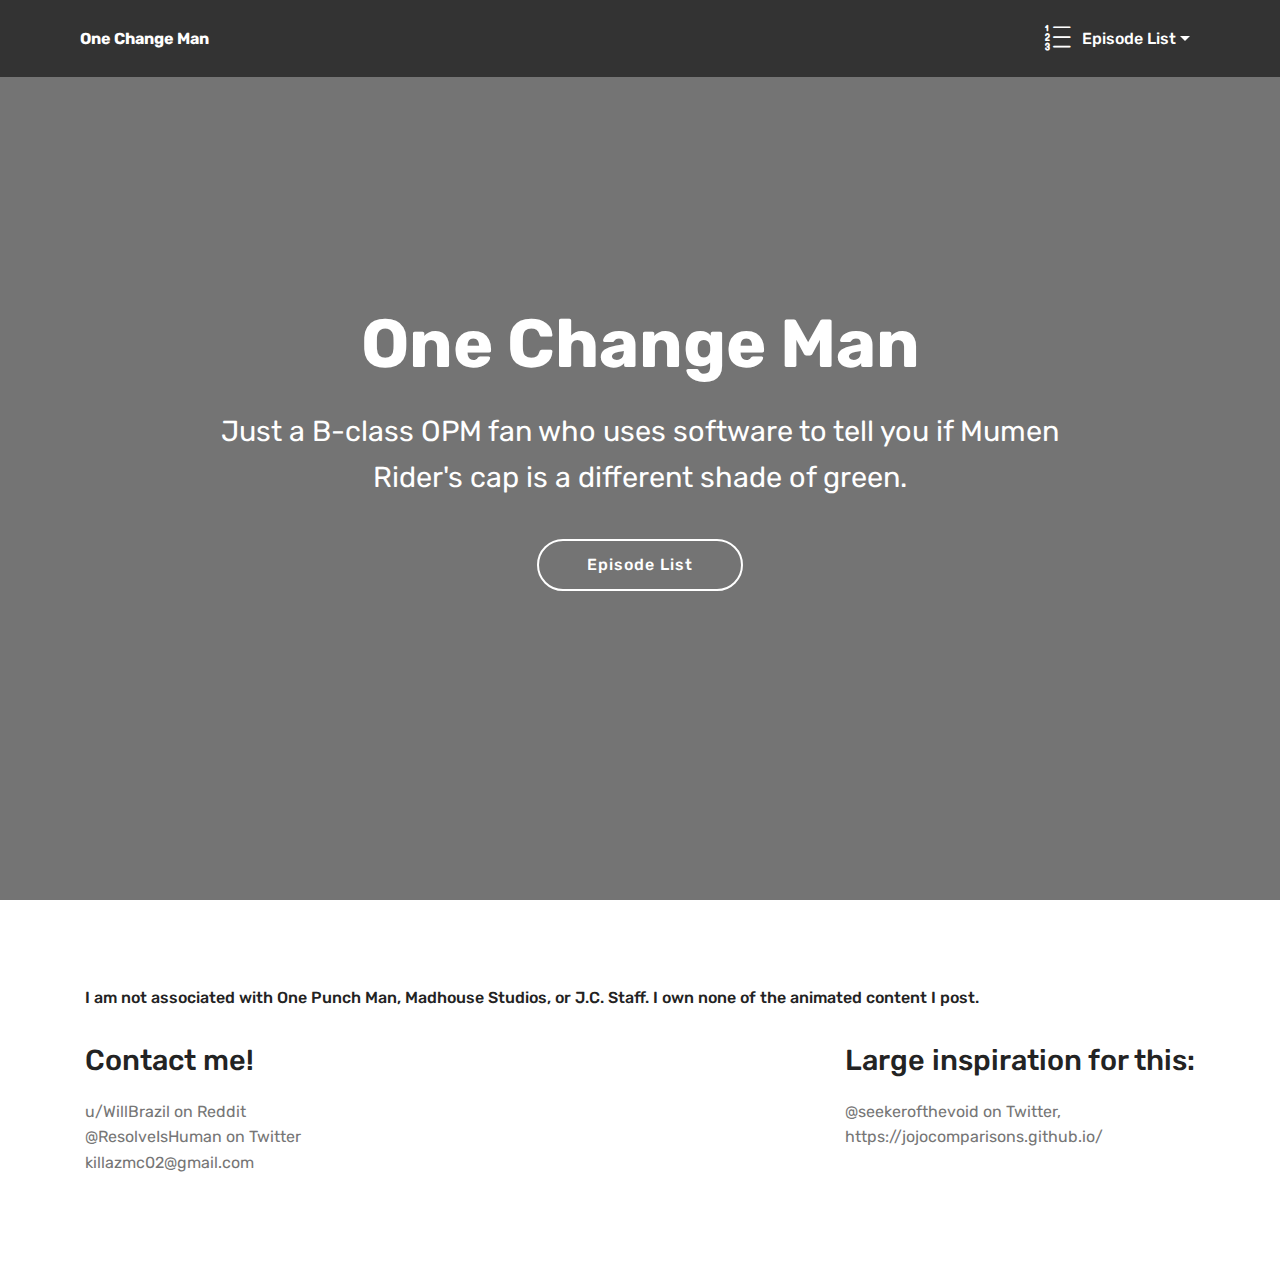
<file: index.html>
<!DOCTYPE html>
<html  >
<head>
  <!-- Site made with Mobirise Website Builder v4.11.5, onechangeman.github.io -->
  <meta charset="UTF-8">
  <meta http-equiv="X-UA-Compatible" content="IE=edge">
  <meta name="viewport" content="width=device-width, initial-scale=1, minimum-scale=1">
  <link href="/favicon.png" rel="icon">
  <meta name="description" content="">
  
  <title>Home</title>
  <link rel="stylesheet" href="assets/web/assets/mobirise-icons-bold/mobirise-icons-bold.css">
  <link rel="stylesheet" href="assets/web/assets/mobirise-icons/mobirise-icons.css">
  <link rel="stylesheet" href="assets/bootstrap/css/bootstrap.min.css">
  <link rel="stylesheet" href="assets/bootstrap/css/bootstrap-grid.min.css">
  <link rel="stylesheet" href="assets/bootstrap/css/bootstrap-reboot.min.css">
  <link rel="stylesheet" href="assets/tether/tether.min.css">
  <link rel="stylesheet" href="assets/dropdown/css/style.css">
  <link rel="stylesheet" href="assets/theme/css/style.css">
  <link rel="preload" as="style" href="assets/mobirise/css/mbr-additional.css"><link rel="stylesheet" href="assets/mobirise/css/mbr-additional.css" type="text/css">
  <link href="https://fonts.googleapis.com/css?family=Rubik&display=swap" rel="stylesheet">
  
</head>
<body>
  <section class="menu cid-qTkzRZLJNu" once="menu" id="menu1-0">

    

    <nav class="navbar navbar-expand beta-menu navbar-dropdown align-items-center navbar-fixed-top navbar-toggleable-sm">
        <button class="navbar-toggler navbar-toggler-right" type="button" data-toggle="collapse" data-target="#navbarSupportedContent" aria-controls="navbarSupportedContent" aria-expanded="false" aria-label="Toggle navigation">
            <div class="hamburger">
                <span></span>
                <span></span>
                <span></span>
                <span></span>
            </div>
        </button>
        <div class="menu-logo">
            <div class="navbar-brand">
                
                <span class="navbar-caption-wrap"><a class="navbar-caption text-white display-4" href="index.html">
                        One Change Man</a></span>
            </div>
        </div>
        <div class="collapse navbar-collapse" id="navbarSupportedContent">
            <ul class="navbar-nav nav-dropdown nav-right" data-app-modern-menu="true"><li class="nav-item dropdown">
                    <a class="nav-link link text-white dropdown-toggle display-4" href="onechangeman.github.io" data-toggle="dropdown-submenu" aria-expanded="true"><span class="mbrib-numbered-list mbr-iconfont mbr-iconfont-btn"></span>
                        
                        Episode List</a><div class="dropdown-menu"><a class="text-white dropdown-item display-4" href=Season2/S2E1.html aria-expanded="false">S2: Episode 1</a></div>
                </li></ul>
            
        </div>
    </nav>
</section>

<section class="engine"></section><section class="cid-qTkA127IK8 mbr-fullscreen" data-bg-video="https://www.youtube.com/watch?v=km2OPUctni4" id="header2-1">

    

    <div class="mbr-overlay" style="opacity: 0.6; background-color: rgb(35, 35, 35);"></div>

    <div class="container align-center">
        <div class="row justify-content-md-center">
            <div class="mbr-white col-md-10">
                <h1 class="mbr-section-title mbr-bold pb-3 mbr-fonts-style display-1">
                    One Change Man</h1>
                
                <p class="mbr-text pb-3 mbr-fonts-style display-5">
                    Just&nbsp;a B-class OPM fan who uses software to tell you if Mumen Rider's cap is&nbsp;a different shade of green.<br></p>
                <div class="mbr-section-btn"><a class="btn btn-md btn-white-outline display-4" href="episodelist/index.html">Episode List</a></div>
            </div>
        </div>
    </div>
    
</section>

<section class="mbr-section contacts2 cid-rHQ97wOLJc" id="contacts2-3">
    <!---->
    
    <!---->
    <!--Overlay-->
    
    <!--Container-->
    <div class="container">
        <div class="row">
            <!--Titles-->
            <div class="title col-12">
                <h2 class="align-left mbr-fonts-style display-7">I am not associated with One Punch Man, Madhouse Studios, or J.C. Staff. I own none of the animated content I post.&nbsp;</h2>
                
            </div>
            <div class="col-12">
                <div class="row justify-content-center">
                    <div class="col-12 col-md-4">
                        <div class="b b-adress">
                            <h5 class="align-left mbr-fonts-style m-0 display-5">Contact me!</h5>
                            <p class="mbr-text align-left mbr-fonts-style display-7">u/WillBrazil on Reddit<br>@ResolveIsHuman on Twitter<br>killazmc02@gmail.com</p>
                        </div>
                    </div>
                    <div class="col-12 col-md-4">
                        <div class="b b-phone">
                            <h5 class="align-left mbr-fonts-style m-0 display-5"></h5>
                            <p class="mbr-text align-left mbr-fonts-style display-7"></p>
                        </div>
                    </div>
                    <div class="col-12 col-md-4">
                        <div class="b b-mail">
                            <h5 class="align-left mbr-fonts-style m-0 display-5">
                                Large inspiration for this:</h5>
                            <p class="mbr-text align-left mbr-fonts-style display-7">@seekerofthevoid on Twitter,<br>https://jojocomparisons.github.io/<br>
                            </p>
                        </div>
                    </div>
                </div>
            </div>
        </div>
    </div>
</section>


  <script src="assets/popper/popper.min.js"></script>
  <script src="assets/web/assets/jquery/jquery.min.js"></script>
  <script src="assets/bootstrap/js/bootstrap.min.js"></script>
  <script src="assets/smoothscroll/smooth-scroll.js"></script>
  <script src="assets/touchswipe/jquery.touch-swipe.min.js"></script>
  <script src="assets/ytplayer/jquery.mb.ytplayer.min.js"></script>
  <script src="assets/vimeoplayer/jquery.mb.vimeo_player.js"></script>
  <script src="assets/tether/tether.min.js"></script>
  <script src="assets/dropdown/js/nav-dropdown.js"></script>
  <script src="assets/dropdown/js/navbar-dropdown.js"></script>
  <script src="assets/theme/js/script.js"></script>
  
  
</body>
</html>
</file>
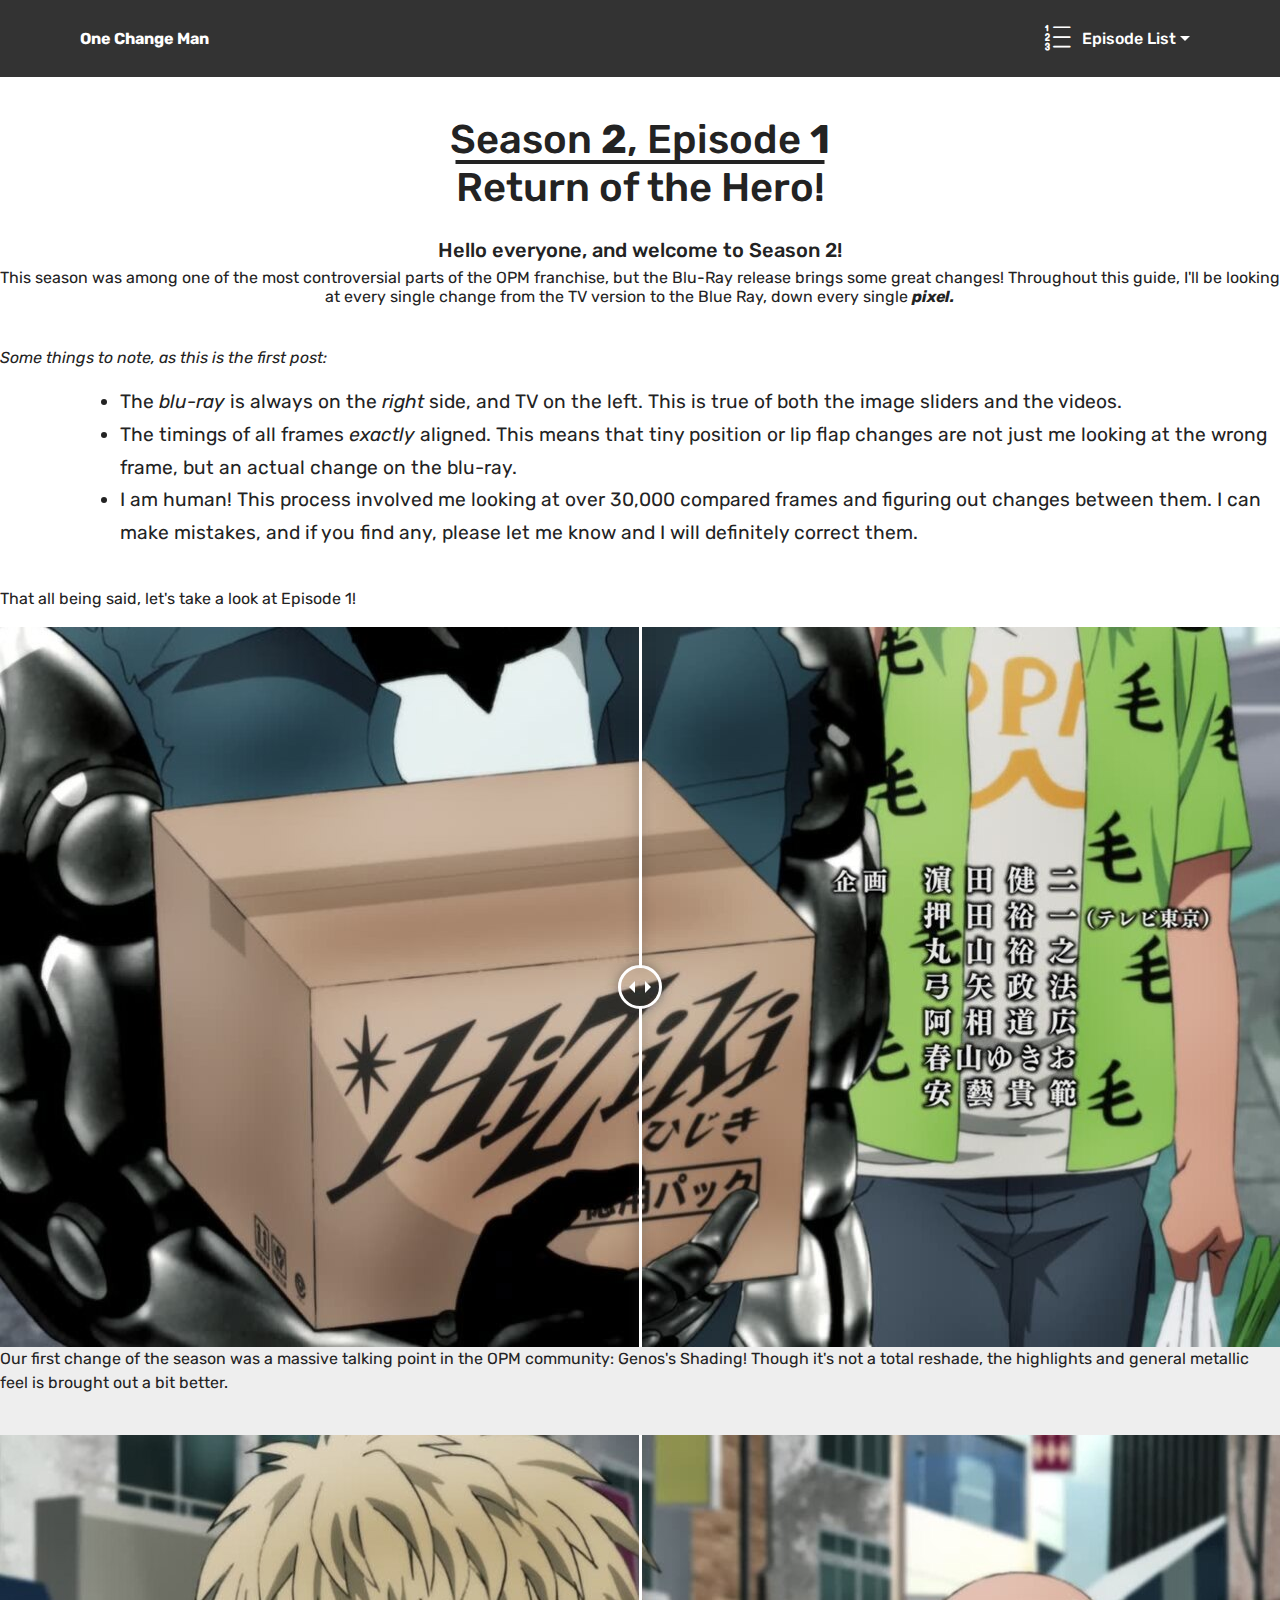
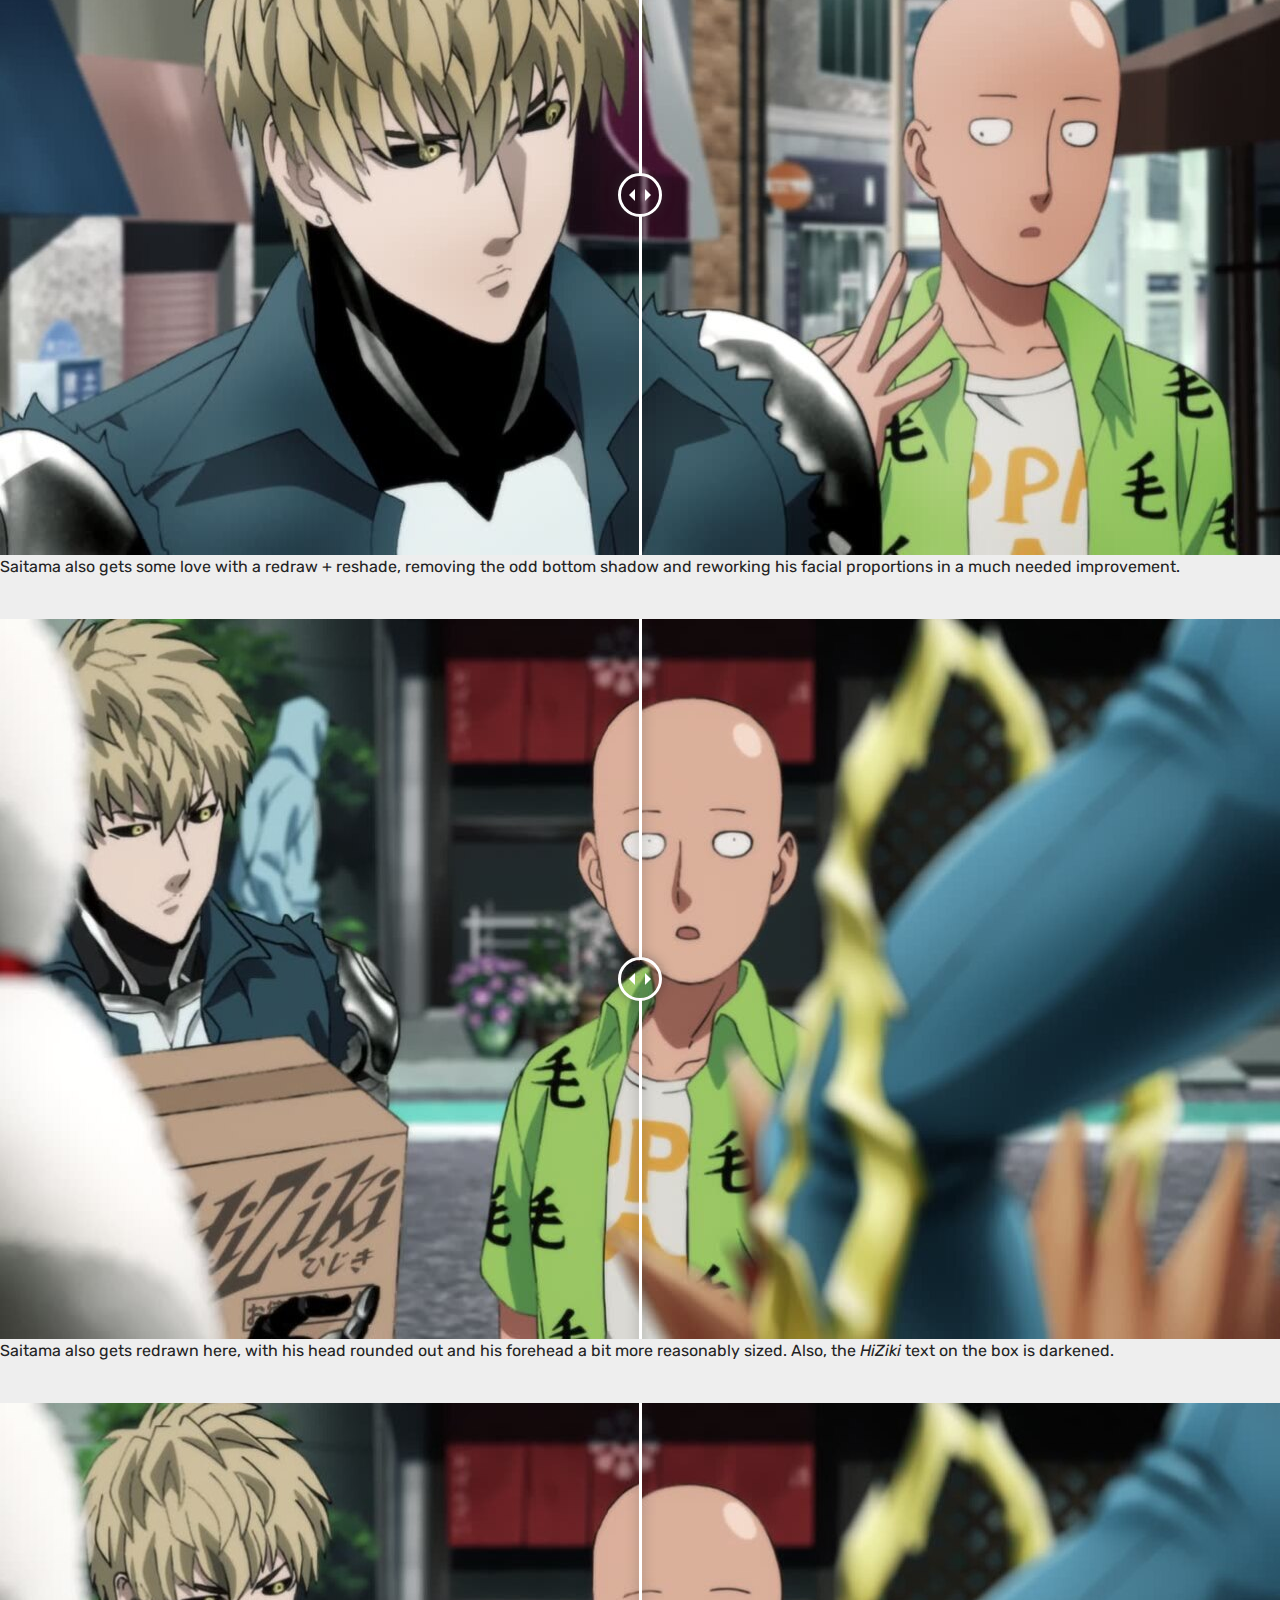
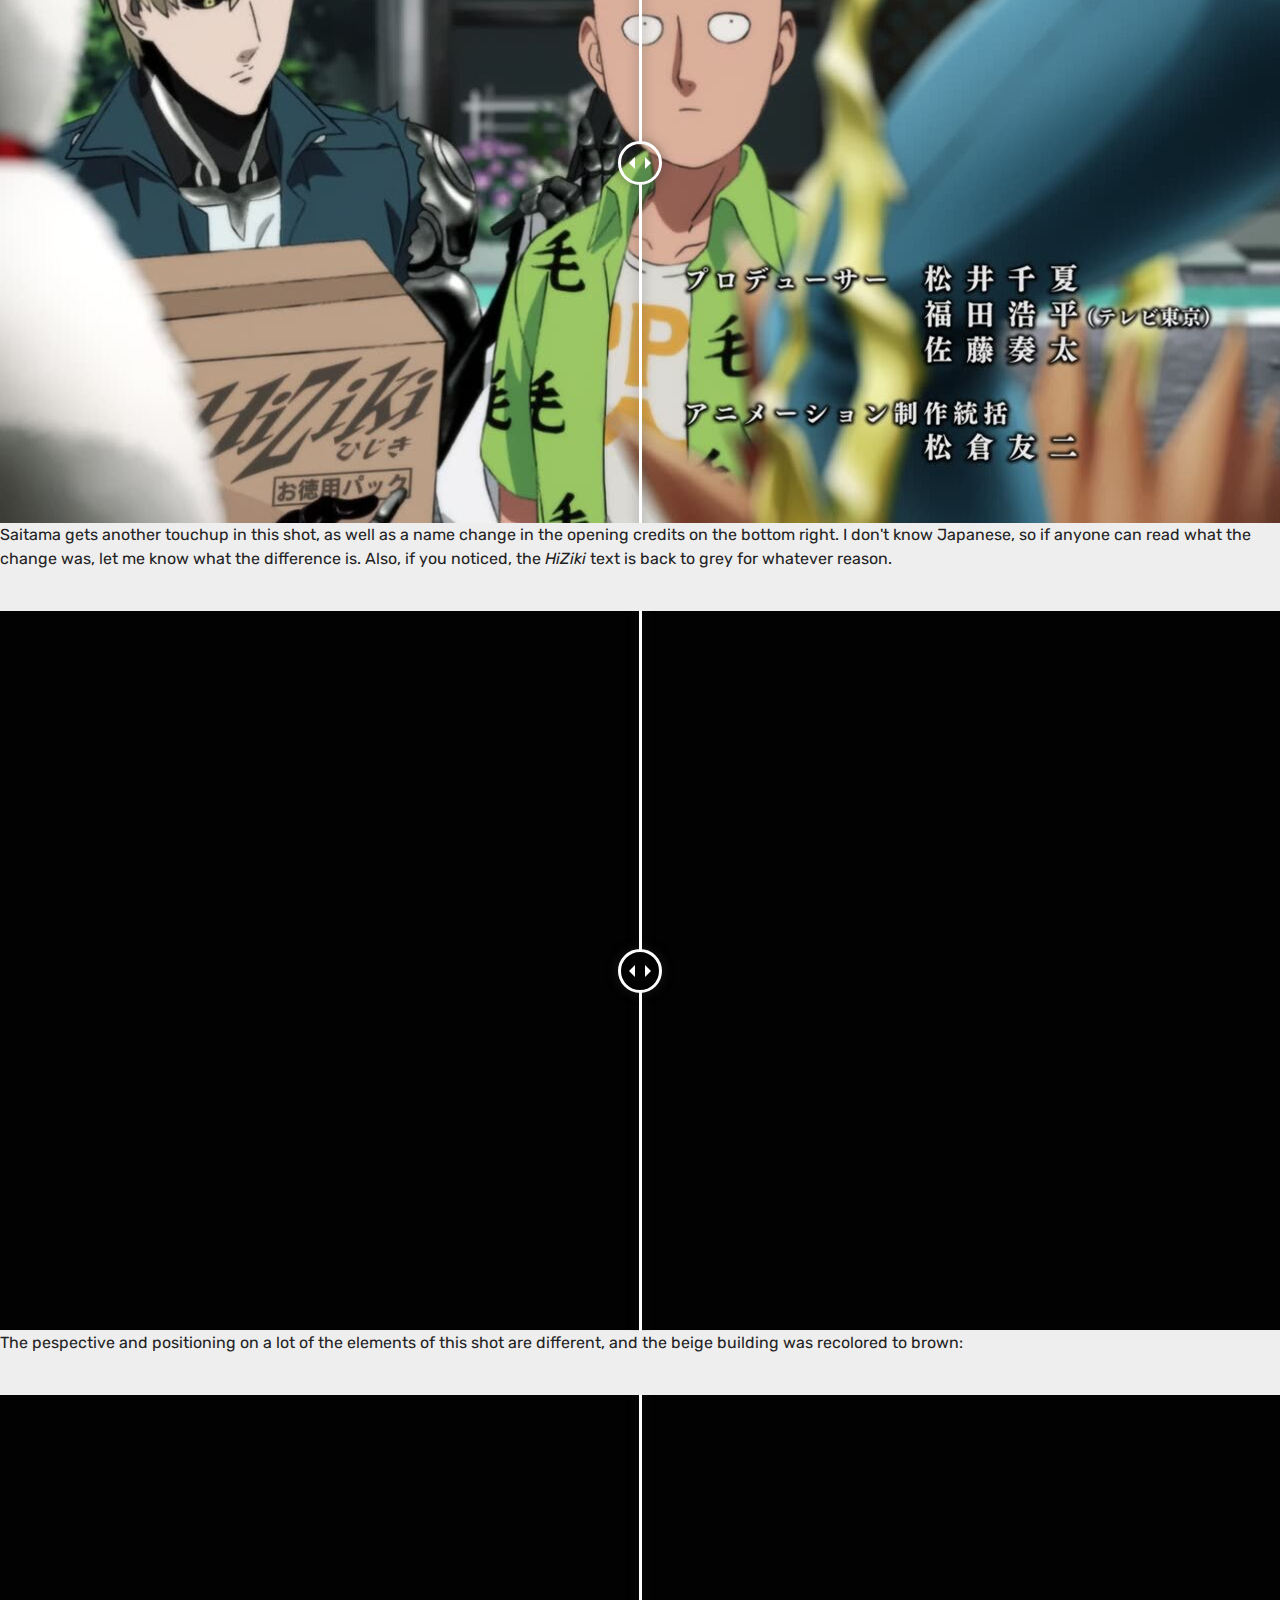
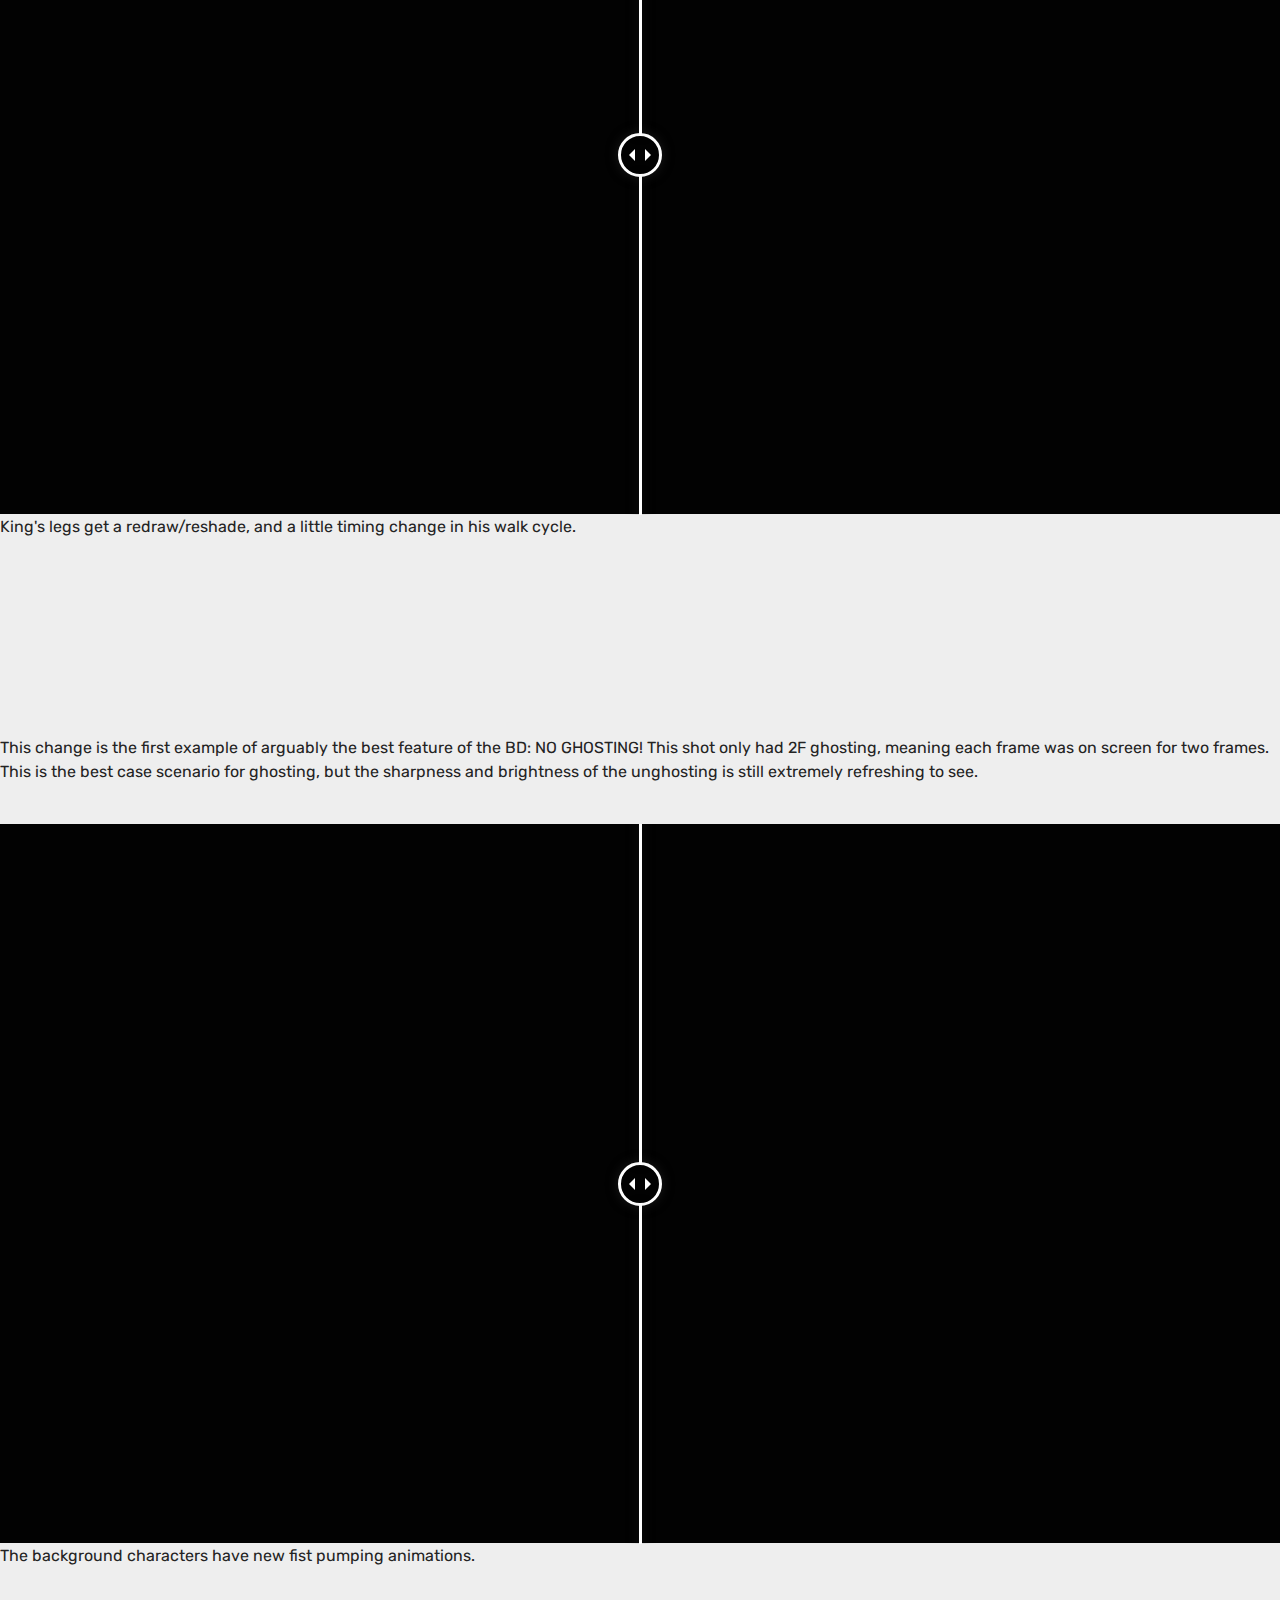
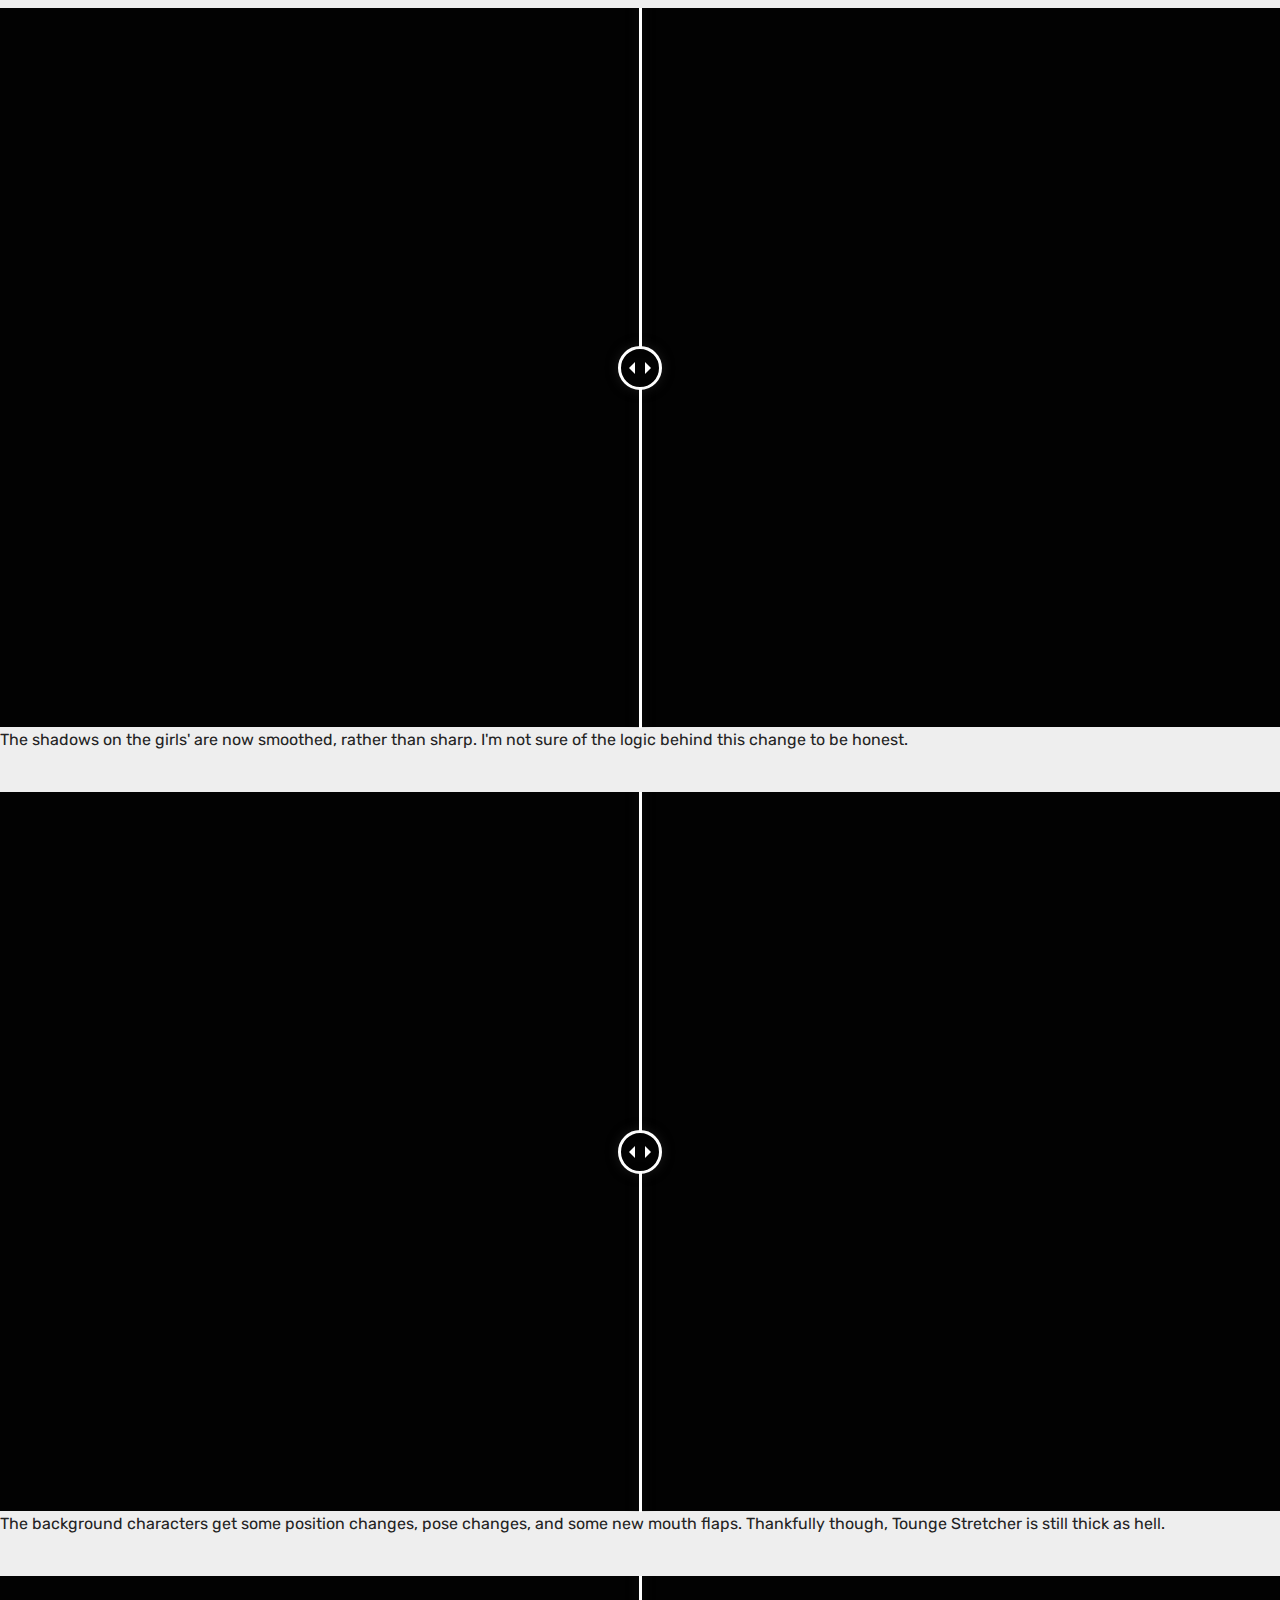
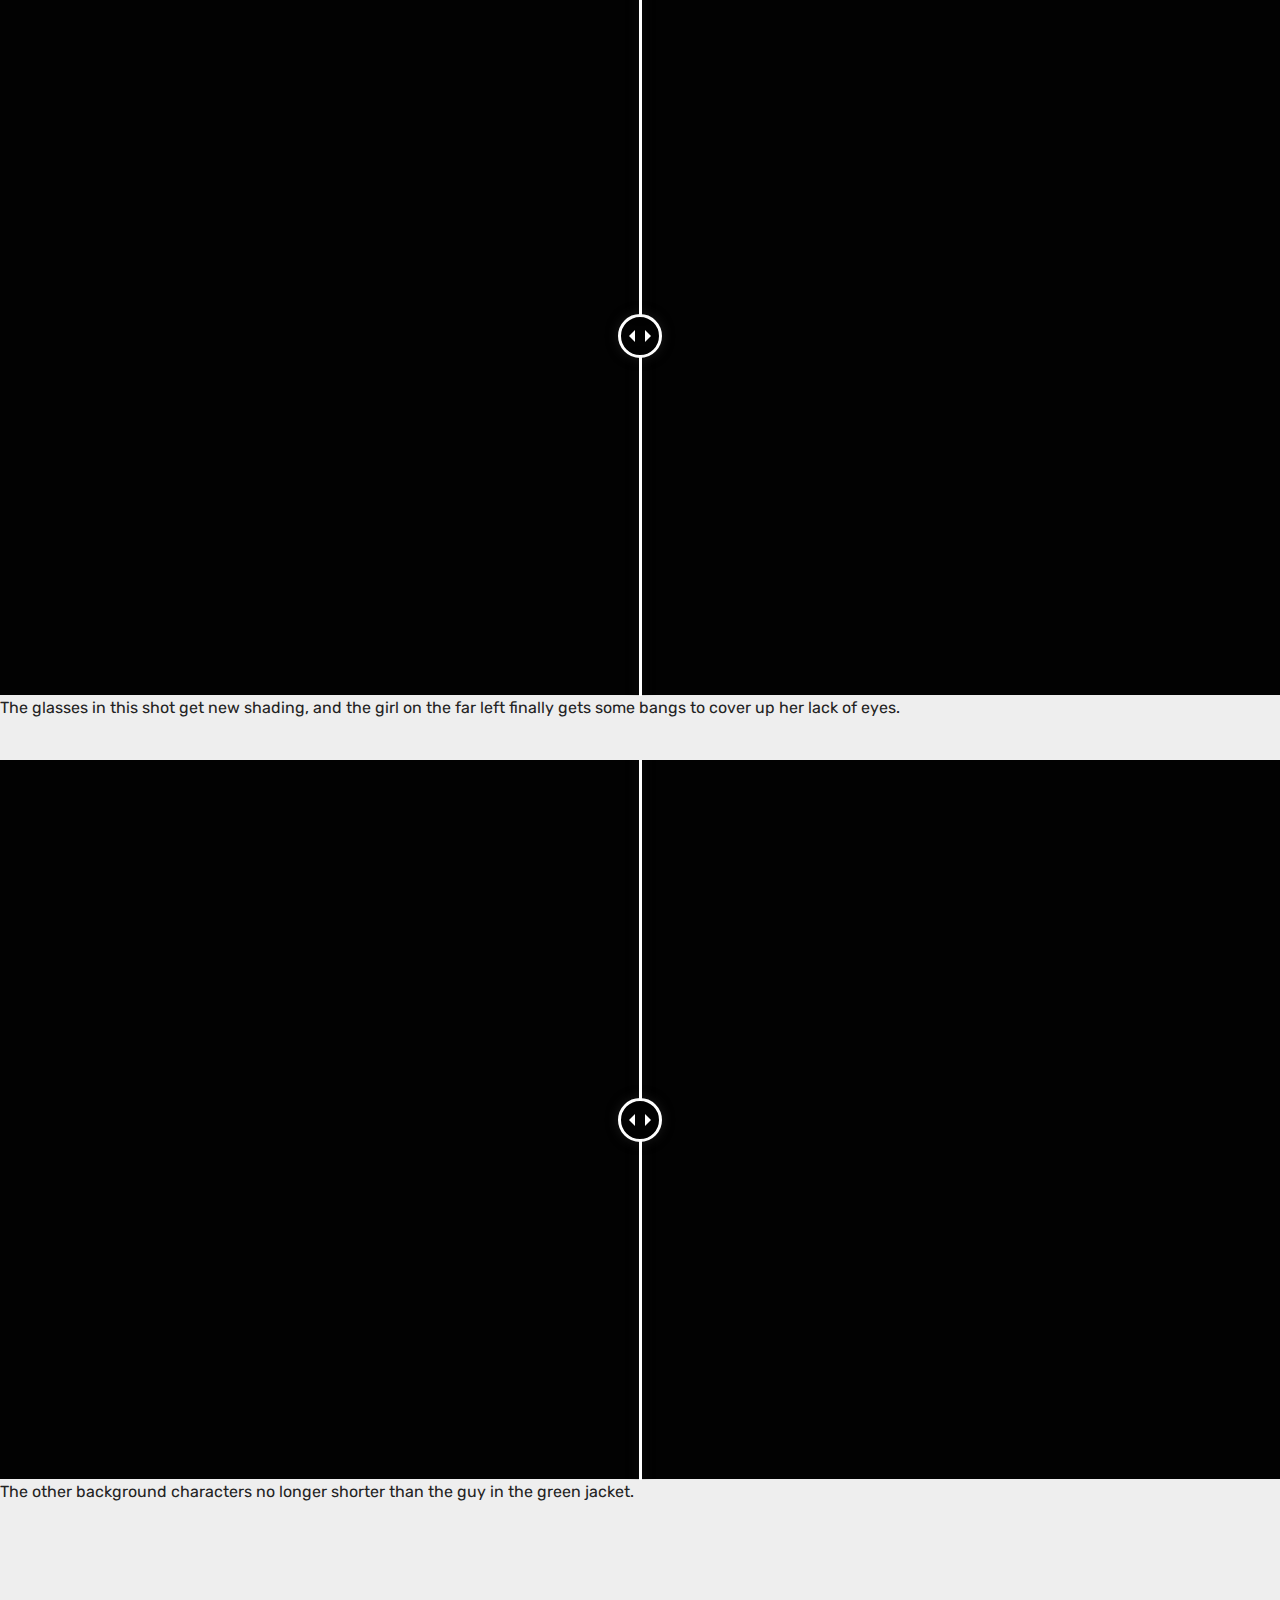
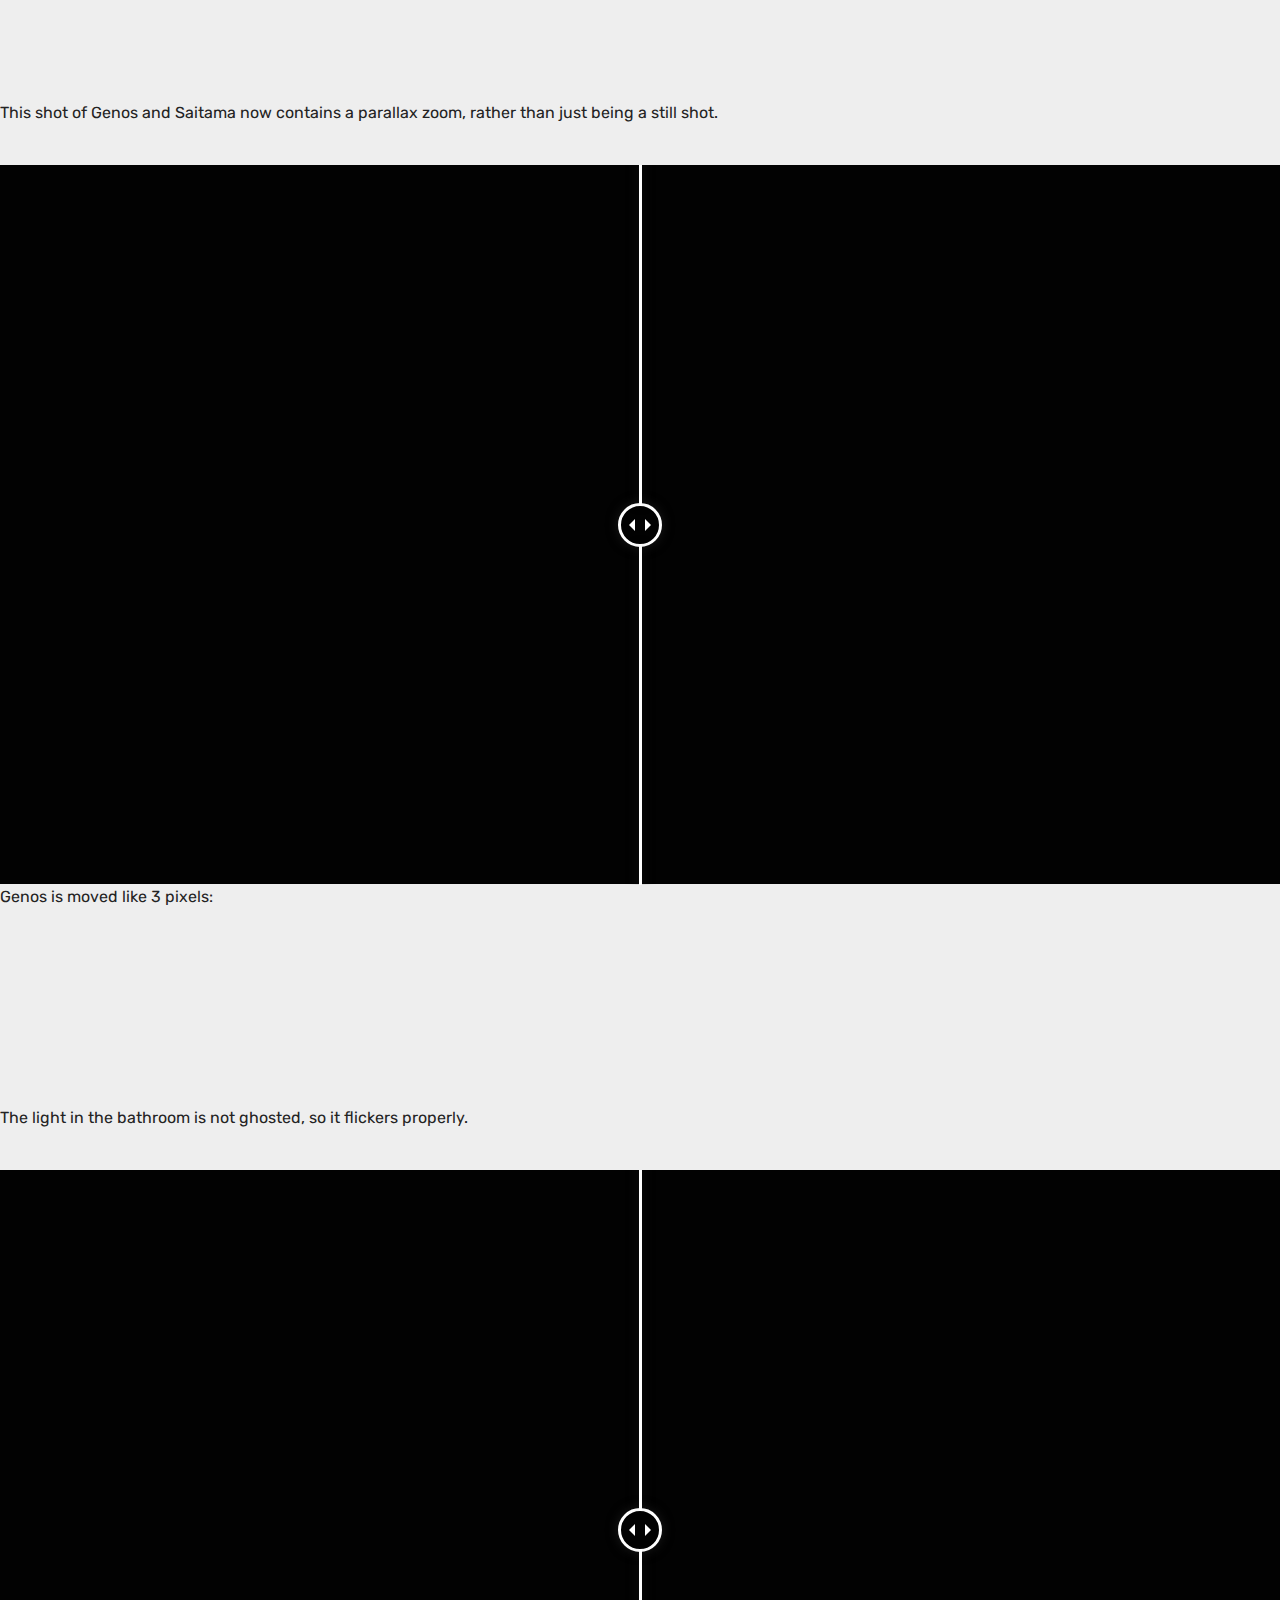
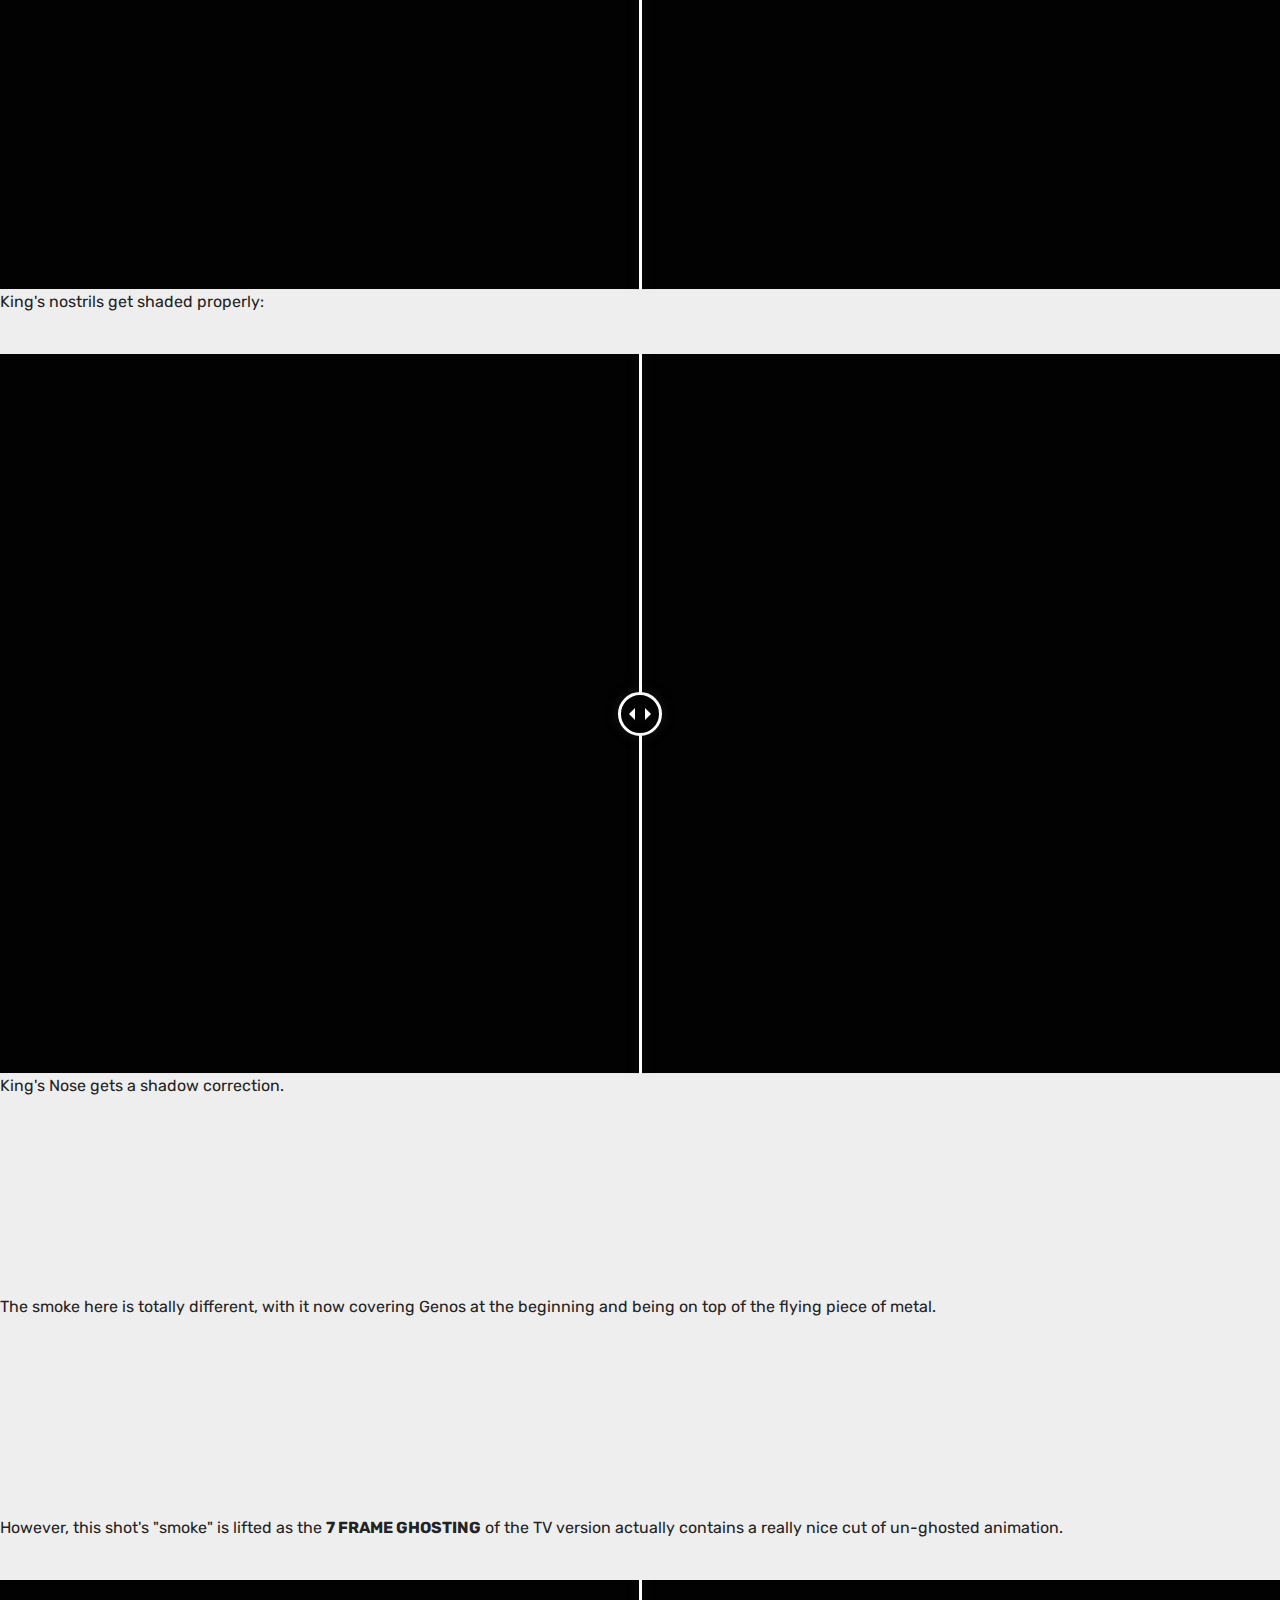
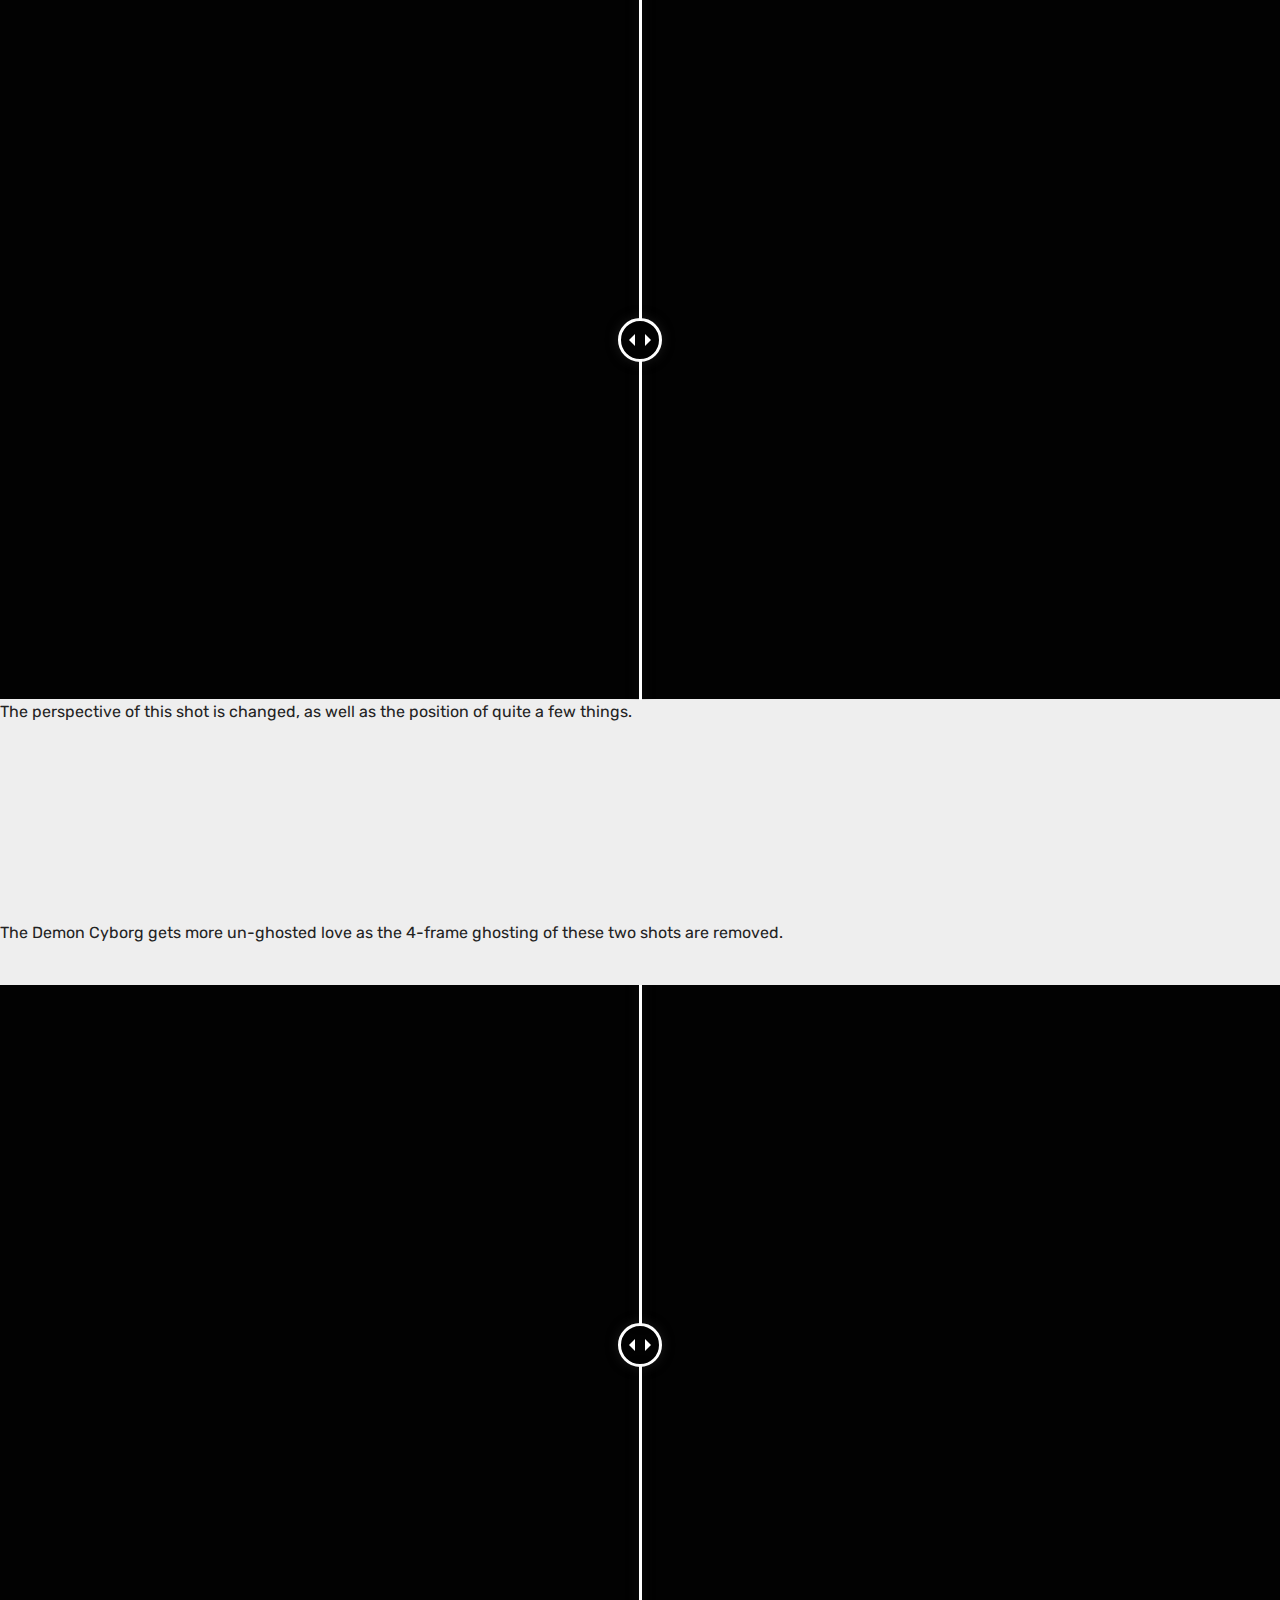
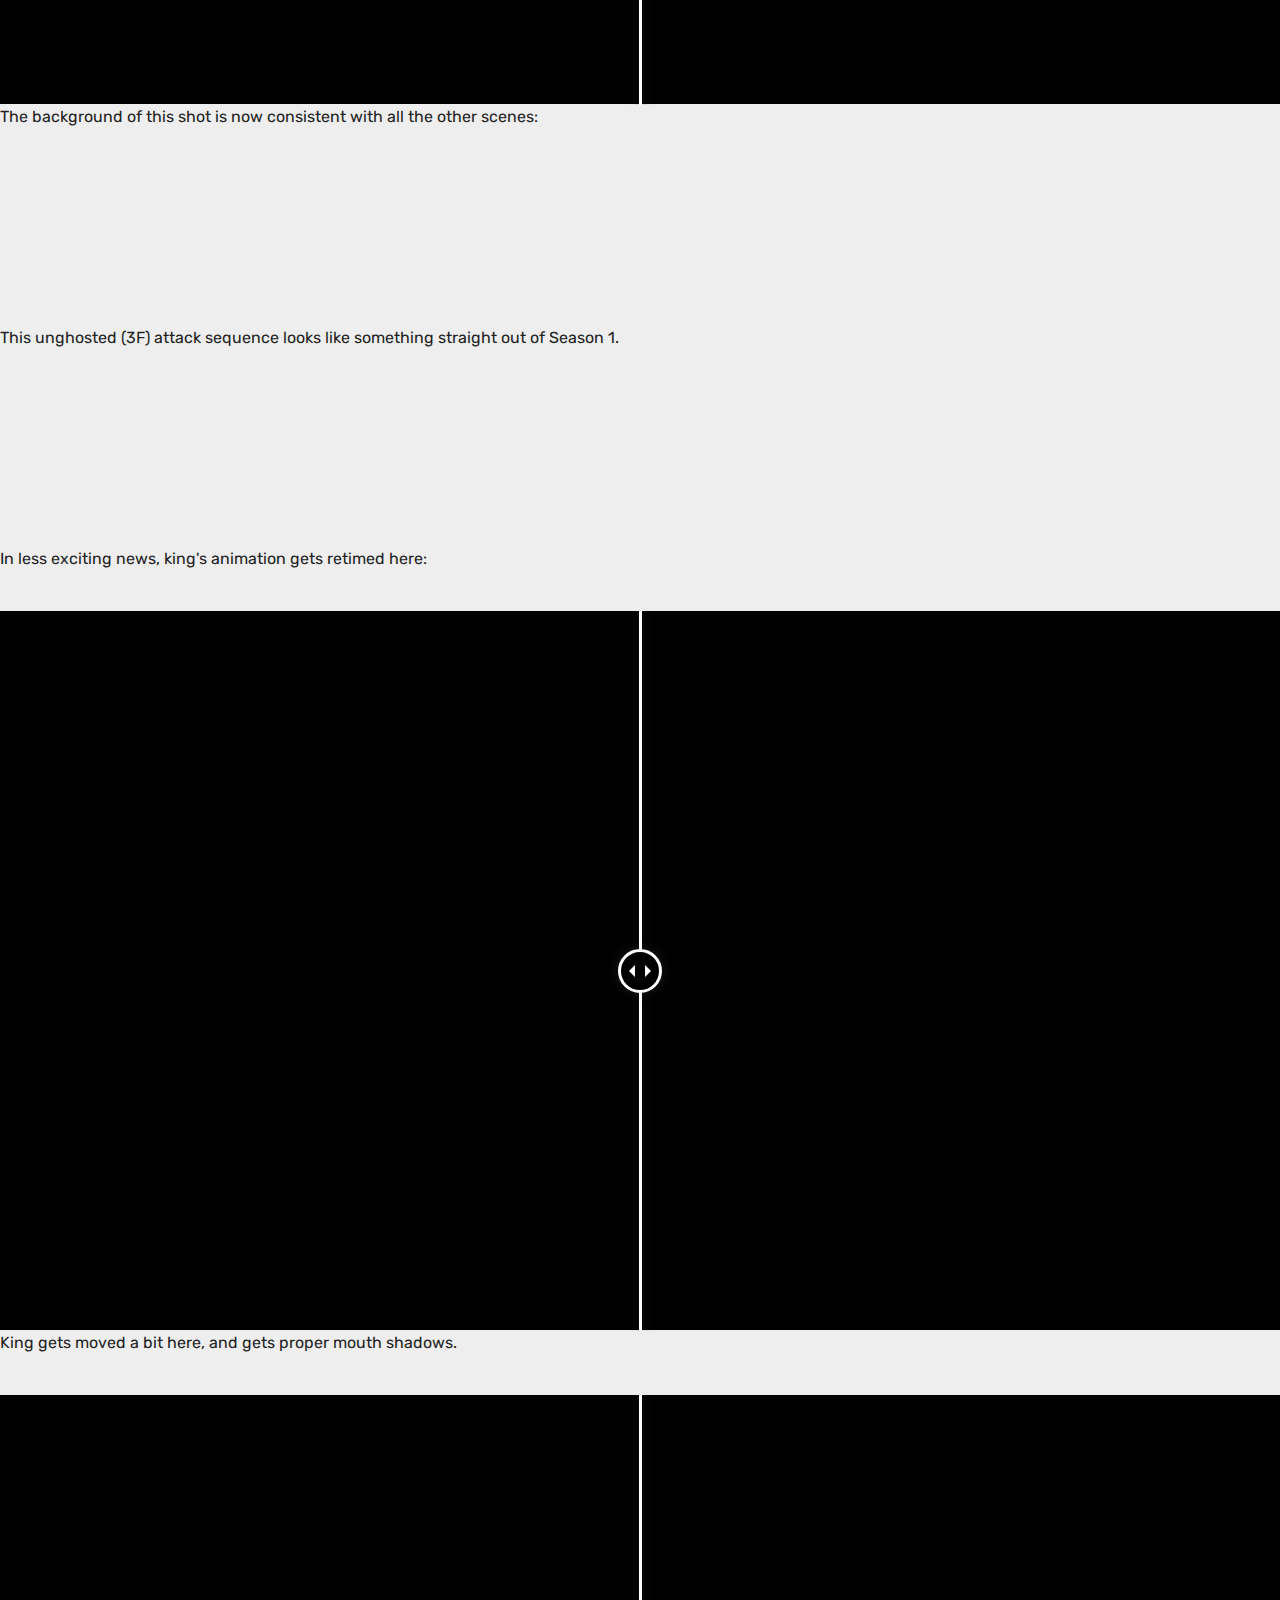
<file: Season2/S2E1.html>
<!DOCTYPE html>
<html class="no-js" lang="en">

<head>
    <script src="https://ajax.googleapis.com/ajax/libs/jquery/1.9.1/jquery.min.js"></script>
    <script>
        window.jQuery ||
            document.write(
                '<script src="./../javascripts/libs/jquery.min.js"> <\/script>'
            );

    </script>
    <link rel="stylesheet" href="../compare/twentytwenty.css">
    <link rel="stylesheet" href="../compare/foundation.css">
    <link rel="stylesheet" href="../assets/web/assets/mobirise-icons-bold/mobirise-icons-bold.css">
    <link rel="stylesheet" href="../assets/web/assets/mobirise-icons/mobirise-icons.css">
    <link rel="stylesheet" href="../assets/bootstrap/css/bootstrap.min.css">
    <link rel="stylesheet" href="../assets/bootstrap/css/bootstrap-grid.min.css">
    <link rel="stylesheet" href="../assets/bootstrap/css/bootstrap-reboot.min.css">
    <link rel="stylesheet" href="../assets/tether/tether.min.css">
    <link rel="stylesheet" href="../assets/dropdown/css/style.css">
    <link rel="stylesheet" href="../assets/theme/css/style.css">
    <link rel="preload" as="style" href="../assets/mobirise/css/mbr-additional.css">
    <link rel="stylesheet" href="../assets/mobirise/css/mbr-additional.css" type="text/css">
    <link href="https://fonts.googleapis.com/css?family=Rubik&display=swap" rel="stylesheet">

    <script async src="../compare/jquery.event.move.js" type="text/javascript"></script>
    <script async src="../compare/initiate.js" type="text/javascript"></script>
    <script async src="../compare/onlyplayifinview.js" type="text/javascript"></script>
    <script src="../compare/jquery.twentytwenty.js" type="text/javascript"></script>
    <meta charset="utf-8" />
    <meta content="Hello everyone, and welcome to Season 2!" name="description" />
    <meta content="True" name="HandheldFriendly" />
    <meta content="320" name="MobileOptimized" />
    <meta content="width=device-width, initial-scale=1" name="viewport" />
    <script async src="../javascripts/lazysizes.min.js"></script>
    <script async src="../javascripts/ls.unveilhooks.js"></script>
    <link href="https://onechangeman.github.io/Season2/S2E1.html/" rel="canonical" />
    <link href="../favicon.png" rel="icon" />

    <title>Season 2, Episode 1: OneChangeMan</title>


</head>

<body class="collapse-sidebar">
    <section class="menu cid-qTkzRZLJNu" once="menu" id="menu1-0">
        <nav class="navbar navbar-expand beta-menu navbar-dropdown align-items-center navbar-fixed-top navbar-toggleable-sm">
            <button class="navbar-toggler navbar-toggler-right" type="button" data-toggle="collapse" data-target="#navbarSupportedContent" aria-controls="navbarSupportedContent" aria-expanded="false" aria-label="Toggle navigation">
                <div class="hamburger">
                    <span></span>
                    <span></span>
                    <span></span>
                    <span></span>
                </div>
            </button>
            <div class="menu-logo">
                <div class="navbar-brand">

                    <span class="navbar-caption-wrap"><a class="navbar-caption text-white display-4" href="/index.html">
                            One Change Man</a></span>
                </div>
            </div>
            <div class="collapse navbar-collapse" id="navbarSupportedContent">
                <ul class="navbar-nav nav-dropdown nav-right" data-app-modern-menu="true">
                    <li class="nav-item dropdown">
                        <a class="nav-link link text-white dropdown-toggle display-4" href="/episodelist/index.html" data-toggle="dropdown-submenu" aria-expanded="true"><span class="mbrib-numbered-list mbr-iconfont mbr-iconfont-btn"></span>

                            Episode List</a>
                        <div class="dropdown-menu"><a class="text-white dropdown-item display-4" href=Season2/S2E1.html aria-expanded="false">S2: Episode 1</a></div>
                    </li>
                </ul>

            </div>
        </nav>
    </section>
    <div id="main">
        <div id="content">
            <div>
                <article class="hentry" role="article">
                    <header>
                        <div align="center">
                            <h1 class="entry-title">
                                <br><br><br>
                                Season <strong>2</strong>, Episode <strong>1</strong></h1>
                            <h1 style="text-decoration: overline">Return of the Hero!</h1>
                        </div>
                    </header>
                    <br>
                    <h5 align='center'>Hello everyone, and welcome to Season 2!</h5>
                    <p align="center" style="line-height: 1.2">
                        This season was among one of the most controversial parts of the
                        OPM franchise, but the Blu-Ray release brings some
                        great changes! Throughout this guide, I'll be
                        looking at every single change from the TV version
                        to the Blue Ray, down every single <strong><em>pixel.</em></strong></p>
                    <br>
                    <p><em>Some things to note, as this is the first post:</em></p>
                    <ul>
                        <ul>
                            <ul style="list-style-type: disc; line-height: 1.7; font-size: 120%">
                                <li>
                                    The <em>blu-ray</em> is always on the <em>right</em> side, and TV on
                                    the left. This is true of both the image sliders
                                    and the videos.
                                </li>
                                <li>
                                    The timings of all frames <em>exactly</em> aligned.
                                    This means that tiny position or lip flap
                                    changes are not just me looking at the wrong
                                    frame, but an actual change on the blu-ray.
                                </li>
                                <li>
                                    I am human! This process involved me looking at
                                    over 30,000 compared frames and figuring out
                                    changes between them. I can make mistakes, and
                                    if you find any, please let me know and I will
                                    definitely correct them.
                                </li>
                            </ul>
                        </ul>
                    </ul>
                    <p>That all being said, let's take a look at Episode 1!</p>

                    <section class="changes">
                        <div id='container1' class='twentytwenty-container'>
                            <img class="lazyload" height="100%" width="100%" src="./../images/S2E1/tv00179.jpg">
                            <img class="lazyload" height="100%" width="100%" src="./../images/S2E1/00179.jpg">
                        </div>
                        <div class="caption">Our first change of the season was a massive talking point in the OPM community: Genos's Shading! Though it's not a total reshade, the highlights and general metallic feel is brought out a bit better.</div>
                        <p><br></p>
                        <div id='container1' class='twentytwenty-container'>
                            <img class="lazyload" height="100%" width="100%" src="./../images/S2E1/tv00300.jpg">
                            <img class="lazyload" height="100%" width="100%" src="./../images/S2E1/00300.jpg">
                        </div>
                        <div class="caption">Saitama also gets some love with a redraw +
                            reshade, removing the odd bottom shadow and
                            reworking his facial proportions in a much
                            needed improvement.</div>
                        <p><br></p>

                        <div class="twentytwenty-container" id="container1">
                            <img class="lazyload" height="100%" width="100%" src="./../images/S2E1/tv00521.jpg">
                            <img class="lazyload" height="100%" width="100%" src="./../images/S2E1/00521.jpg">
                        </div>
                        <div class="caption">Saitama also gets redrawn here, with his head
                            rounded out and his forehead a bit more
                            reasonably sized. Also, the
                            <i>HiZiki</i> text on
                            the box is darkened.</div>
                        <p><br></p>
                        <div class="twentytwenty-container" id="container1">
                            <img class="lazyload" data-src="./../images/S2E1/tv00631.jpg" height="100%" src="./../images/loading.jpg" width="100%">
                            <img class="lazyload" data-src="./../images/S2E1/00631.jpg" height="100%" src="./../images/loading.jpg" width="100%">
                        </div>
                        <div class="caption"> Saitama gets another touchup in this shot, as
                            well as a name change in the opening credits on
                            the bottom right. I don't know Japanese, so if
                            anyone can read what the change was, let me know
                            what the difference is. Also, if you noticed,
                            the
                            <i>HiZiki</i> text is back to grey for
                            whatever reason.</div>
                        <p><br></p>



                        <div class="twentytwenty-container" id="container1">
                            <img class="lazyload" data-src="./../images/S2E1/tv00760.jpg" height="100%" src="./../images/loading.jpg" width="100%">
                            <img class="lazyload" data-src="./../images/S2E1/00760.jpg" height="100%" src="./../images/loading.jpg" width="100%">
                        </div>
                        <div class="caption">
                            The pespective and positioning on a lot of the elements of this
                            shot are different, and the beige building was
                            recolored to brown:
                        </div>
                        <p><br></p>



                        <div class="twentytwenty-container" id="container1">
                            <img class="lazyload" data-src="./../images/S2E1/tv00862.jpg" height="100%" src="./../images/loading.jpg" width="100%">
                            <img class="lazyload" data-src="./../images/S2E1/00862.jpg" height="100%" src="./../images/loading.jpg" width="100%">
                        </div>
                        <div class="caption">
                            King's legs get a redraw/reshade, and a little
                            timing change in his walk cycle.
                        </div>
                        <p><br></p>


                        <video class="lazyload" playsinline="" nocontrols="" muted="" data-autoplay="" preload="none" loop="" data-poster="./../images/loadingvideo.jpg">
                            <source src="./../images/S2E1/01317.mp4" type="video/mp4" ;="" codecs="avc1.42E01E,mp4a.40.2">
                        </video>
                        <div class="caption">
                            This change is the first example of arguably the
                            best feature of the BD: NO GHOSTING! This shot
                            only had 2F ghosting, meaning each frame was on
                            screen for two frames. This is the best case
                            scenario for ghosting, but the sharpness and
                            brightness of the unghosting is still extremely
                            refreshing to see.
                        </div>
                        <p><br></p>



                        <div class="twentytwenty-container" id="container1">
                            <img class="lazyload" data-src="./../images/S2E1/tv02231.jpg" height="100%" src="./../images/loading.jpg" width="100%">
                            <img class="lazyload" data-src="./../images/S2E1/02231.jpg" height="100%" src="./../images/loading.jpg" width="100%">
                        </div>
                        <div class="caption">
                            The background characters have new fist pumping
                            animations.
                        </div>
                        <p><br></p>



                        <div class="twentytwenty-container" id="container1">
                            <img class="lazyload" data-src="./../images/S2E1/tv02518.jpg" height="100%" src="./../images/loading.jpg" width="100%">
                            <img class="lazyload" data-src="./../images/S2E1/02518.jpg" height="100%" src="./../images/loading.jpg" width="100%">
                        </div>
                        <div class="caption">
                            The shadows on the girls' are now smoothed,
                            rather than sharp. I'm not sure of the logic
                            behind this change to be honest.
                        </div>
                        <p><br></p>



                        <div class="twentytwenty-container" id="container1">
                            <img class="lazyload" data-src="./../images/S2E1/tv02691.jpg" height="100%" src="./../images/loading.jpg" width="100%">
                            <img class="lazyload" data-src="./../images/S2E1/02691.jpg" height="100%" src="./../images/loading.jpg" width="100%">
                        </div>
                        <div class="caption">
                            The background characters get some position
                            changes, pose changes, and some new mouth flaps.
                            Thankfully though, Tounge Stretcher is still
                            thick as hell.
                        </div>
                        <p><br></p>



                        <div class="twentytwenty-container" id="container1">
                            <img class="lazyload" data-src="./../images/S2E1/tv02836.jpg" height="100%" src="./../images/loading.jpg" width="100%">
                            <img class="lazyload" data-src="./../images/S2E1/02836.jpg" height="100%" src="./../images/loading.jpg" width="100%">
                        </div>
                        <div class="caption">
                            The glasses in this shot get new shading, and
                            the girl on the far left finally gets some bangs
                            to cover up her lack of eyes.
                        </div>
                        <p><br></p>



                        <div class="twentytwenty-container" id="container1">
                            <img class="lazyload" data-src="./../images/S2E1/tv02980.jpg" height="100%" src="./../images/loading.jpg" width="100%">
                            <img class="lazyload" data-src="./../images/S2E1/02980.jpg" height="100%" src="./../images/loading.jpg" width="100%">
                        </div>
                        <div class="caption">
                            The other background characters no longer
                            shorter than the guy in the green jacket.
                        </div>
                        <p><br></p>



                        <video class="lazyload" playsinline="" nocontrols="" muted="" data-autoplay="" preload="none" loop="" data-poster="./../images/loadingvideo.jpg">
                            <source src="./../images/S2E1/04235.mp4" type="video/mp4" ;="" codecs="avc1.42E01E,mp4a.40.2">
                        </video>
                        <div class="caption">
                            This shot of Genos and Saitama now contains a
                            parallax zoom, rather than just being a still
                            shot.
                        </div>
                        <p><br></p>



                        <div class="twentytwenty-container" id="container1">
                            <img class="lazyload" data-src="./../images/S2E1/tv04584.jpg" height="100%" src="./../images/loading.jpg" width="100%">
                            <img class="lazyload" data-src="./../images/S2E1/04584.jpg" height="100%" src="./../images/loading.jpg" width="100%">
                        </div>
                        <div class="caption">Genos is moved like 3 pixels:</div>
                        <p><br></p>



                        <video class="lazyload" playsinline="" nocontrols="" muted="" data-autoplay="" preload="none" loop="" data-poster="./../images/loadingvideo.jpg">
                            <source src="./../images/S2E1/08558.mp4" type="video/mp4" ;="" codecs="avc1.42E01E,mp4a.40.2">
                        </video>
                        <div class="caption">
                            The light in the bathroom is not ghosted, so it
                            flickers properly.
                        </div>
                        <p><br></p>


                        <div class="twentytwenty-container" id="container1">
                            <img class="lazyload" data-src="./../images/S2E1/tv08660.jpg" height="100%" src="./../images/loading.jpg" width="100%">
                            <img class="lazyload" data-src="./../images/S2E1/08660.jpg" height="100%" src="./../images/loading.jpg" width="100%">
                        </div>
                        <div class="caption">King's nostrils get shaded properly:</div>

                        <p><br></p>


                        <div class="twentytwenty-container" id="container1">
                            <img class="lazyload" data-src="./../images/S2E1/tv08819.jpg" height="100%" src="./../images/loading.jpg" width="100%">
                            <img class="lazyload" data-src="./../images/S2E1/08819.jpg" height="100%" src="./../images/loading.jpg" width="100%">
                        </div>
                        <div class="caption">King's Nose gets a shadow correction.</div>

                        <p><br></p>



                        <video class="lazyload" playsinline="" nocontrols="" muted="" data-autoplay="" preload="none" loop="" data-poster="./../images/loadingvideo.jpg">
                            <source src="./../images/S2E1/09108.mp4" type="video/mp4" ;="" codecs="avc1.42E01E,mp4a.40.2">
                        </video>
                        <div class="caption">
                            The smoke here is totally different, with it now
                            covering Genos at the beginning and being on top
                            of the flying piece of metal.
                        </div>
                        <p><br></p>



                        <video class="lazyload" playsinline="" nocontrols="" muted="" data-autoplay="" preload="none" loop="" data-poster="./../images/loadingvideo.jpg">
                            <source src="./../images/S2E1/09232.mp4" type="video/mp4" ;="" codecs="avc1.42E01E,mp4a.40.2">
                        </video>
                        <div class="caption">
                            However, this shot's "smoke" is lifted as the
                            <strong>7 FRAME GHOSTING</strong> of the TV
                            version actually contains a really nice cut of
                            un-ghosted animation.
                        </div>
                        <p><br></p>



                        <div class="twentytwenty-container" id="container1">
                            <img class="lazyload" data-src="./../images/S2E1/tv09700.jpg" height="100%" src="./../images/loading.jpg" width="100%">
                            <img class="lazyload" data-src="./../images/S2E1/09700.jpg" height="100%" src="./../images/loading.jpg" width="100%">
                        </div>
                        <div class="caption">
                            The perspective of this shot is changed, as well
                            as the position of quite a few things.
                        </div>
                        <p><br></p>



                        <video class="lazyload" playsinline="" nocontrols="" muted="" data-autoplay="" preload="none" loop="" data-poster="./../images/loadingvideo.jpg">
                            <source src="./../images/S2E1/09724.mp4" type="video/mp4" ;="" codecs="avc1.42E01E,mp4a.40.2">
                        </video>
                        <div class="caption">
                            The Demon Cyborg gets more un-ghosted love as
                            the 4-frame ghosting of these two shots are
                            removed.
                        </div>
                        <p><br></p>



                        <div class="twentytwenty-container" id="container1">
                            <img class="lazyload" data-src="./../images/S2E1/tv09856.jpg" height="100%" src="./../images/loading.jpg" width="100%">
                            <img class="lazyload" data-src="./../images/S2E1/09856.jpg" height="100%" src="./../images/loading.jpg" width="100%">
                        </div>
                        <div class="caption">
                            The background of this shot is now consistent
                            with all the other scenes:
                        </div>
                        <p><br></p>



                        <video class="lazyload" playsinline="" nocontrols="" muted="" data-autoplay="" preload="none" loop="" data-poster="./../images/loadingvideo.jpg">
                            <source src="./../images/S2E1/09965.mp4" type="video/mp4" ;="" codecs="avc1.42E01E,mp4a.40.2">
                        </video>
                        <div class="caption">
                            This unghosted (3F) attack sequence looks like
                            something straight out of Season 1.
                        </div>
                        <p><br></p>



                        <video class="lazyload" playsinline="" nocontrols="" muted="" data-autoplay="" preload="none" loop="" data-poster="./../images/loadingvideo.jpg">
                            <source src="./../images/S2E1/10380.mp4" type="video/mp4" ;="" codecs="avc1.42E01E,mp4a.40.2">
                        </video>
                        <div class="caption">
                            In less exciting news, king's animation gets
                            retimed here:
                        </div>
                        <p><br></p>



                        <div class="twentytwenty-container" id="container1">
                            <img class="lazyload" data-src="./../images/S2E1/tv10747.jpg" height="100%" src="./../images/loading.jpg" width="100%">
                            <img class="lazyload" data-src="./../images/S2E1/10747.jpg" height="100%" src="./../images/loading.jpg" width="100%">
                        </div>
                        <div class="caption">
                            King gets moved a bit here, and gets proper
                            mouth shadows.
                        </div>
                        <p><br></p>



                        <div class="twentytwenty-container" id="container1">
                            <img class="lazyload" data-src="./../images/S2E1/tv10813.jpg" height="100%" src="./../images/loading.jpg" width="100%">
                            <img class="lazyload" data-src="./../images/S2E1/10813.jpg" height="100%" src="./../images/loading.jpg" width="100%">
                        </div>
                        <div class="caption">And a few minor lip flap changes.</div>
                        <p><br></p>



                        <div class="twentytwenty-container" id="container1">
                            <img class="lazyload" data-src="./../images/S2E1/tv11621.jpg" height="100%" src="./../images/loading.jpg" width="100%">
                            <img class="lazyload" data-src="./../images/S2E1/11621.jpg" height="100%" src="./../images/loading.jpg" width="100%">
                        </div>
                        <div class="caption">
                            Saitama gets yet another facial redraw here,
                        </div>
                        <p><br></p>


                        <div class="twentytwenty-container" id="container1">
                            <img class="lazyload" data-src="./../images/S2E1/tv12013.jpg" height="100%" src="./../images/loading.jpg" width="100%">
                            <img class="lazyload" data-src="./../images/S2E1/12013.jpg" height="100%" src="./../images/loading.jpg" width="100%">
                        </div>
                        <div class="caption">some flap changes,</div>

                        <p><br></p>


                        <div class="twentytwenty-container" id="container1">
                            <img class="lazyload" data-src="./../images/S2E1/tv12654.jpg" height="100%" src="./../images/loading.jpg" width="100%">
                            <img class="lazyload" data-src="./../images/S2E1/12654.jpg" height="100%" src="./../images/loading.jpg" width="100%">
                        </div>
                        <div class="caption">and a slight mouth position change.</div>

                        <p><br></p>



                        <video class="lazyload" playsinline="" nocontrols="" muted="" data-autoplay="" preload="none" loop="" data-poster="./../images/loadingvideo.jpg">
                            <source src="./../images/S2E1/12749.mp4" type="video/mp4" ;="" codecs="avc1.42E01E,mp4a.40.2">
                        </video>
                        <div class="caption">
                            The speedlines around King were unghosted and a
                            vignette was added to the shot.
                        </div>
                        <p><br></p>



                        <video class="lazyload" playsinline="" nocontrols="" muted="" data-autoplay="" preload="none" loop="" data-poster="./../images/loadingvideo.jpg">
                            <source src="./../images/S2E1/13476.mp4" type="video/mp4" ;="" codecs="avc1.42E01E,mp4a.40.2">
                        </video>
                        <div class="caption">
                            The 4F Ghosting on this shot gets removed and
                            Genos is no longer a blurry mess:
                        </div>
                        <p><br></p>



                        <div class="twentytwenty-container" id="container1">
                            <img class="lazyload" data-src="./../images/S2E1/tv14862.jpg" height="100%" src="./../images/loading.jpg" width="100%">
                            <img class="lazyload" data-src="./../images/S2E1/14862.jpg" height="100%" src="./../images/loading.jpg" width="100%">
                        </div>
                        <div class="caption">
                            King and Saitama get wider shoulders,and some new
                            lining:
                        </div>
                        <p><br></p>



                        <div class="twentytwenty-container" id="container1">
                            <img class="lazyload" data-src="./../images/S2E1/tv15091.jpg" height="100%" src="./../images/loading.jpg" width="100%">
                            <img class="lazyload" data-src="./../images/S2E1/15091.jpg" height="100%" src="./../images/loading.jpg" width="100%">
                        </div>
                        <div class="caption">
                            Saitama has a few lip flap changes in this shot.
                        </div>
                        <p><br></p>



                        <video class="lazyload" playsinline="" nocontrols="" muted="" data-autoplay="" preload="none" loop="" data-poster="./../images/loadingvideo.jpg">
                            <source src="./../images/S2E1/15162.mp4" type="video/mp4" ;="" codecs="avc1.42E01E,mp4a.40.2">
                        </video>
                        <div class="caption">
                            King is now consistenly in this shot, and
                            Saitama is the one being scaled up.
                        </div>
                        <p><br></p>



                        <div class="twentytwenty-container" id="container1">
                            <img class="lazyload" data-src="./../images/S2E1/tv15543.jpg" height="100%" src="./../images/loading.jpg" width="100%">
                            <img class="lazyload" data-src="./../images/S2E1/15543.jpg" height="100%" src="./../images/loading.jpg" width="100%">
                        </div>
                        <div class="caption">
                            Saitama is moved further away from King, who
                            gets a skinner redraw here and a wire for his
                            game controller. Also, Saitama's shoes are
                            removed from outside.
                        </div>
                        <p><br></p>


                        <div class="twentytwenty-container" id="container1">
                            <img class="lazyload" data-src="./../images/S2E1/tv15609.jpg" height="100%" src="./../images/loading.jpg" width="100%">
                            <img class="lazyload" data-src="./../images/S2E1/15609.jpg" height="100%" src="./../images/loading.jpg" width="100%">
                        </div>
                        <div class="caption">King is now facing left in this shot.</div>

                        <p><br></p>


                        <div class="twentytwenty-container" id="container1">
                            <img class="lazyload" data-src="./../images/S2E1/tv16231.jpg" height="100%" src="./../images/loading.jpg" width="100%">
                            <img class="lazyload" data-src="./../images/S2E1/16231.jpg" height="100%" src="./../images/loading.jpg" width="100%">
                        </div>
                        <div class="caption">The rubble is removed from this shot.</div>

                        <p><br></p>



                        <video class="lazyload" playsinline="" nocontrols="" muted="" data-autoplay="" preload="none" loop="" data-poster="./../images/loadingvideo.jpg">
                            <source src="./../images/S2E1/18066.mp4" type="video/mp4" ;="" codecs="avc1.42E01E,mp4a.40.2">
                        </video>
                        <div class="caption">
                            Aside from the water animation being retimed and
                            having some new frames, there is also some odd
                            camera motion blur that was removed from the final cut.
                        </div>
                        <p><br></p>



                        <div class="twentytwenty-container" id="container1">
                            <img class="lazyload" data-src="./../images/S2E1/tv19081.jpg" height="100%" src="./../images/loading.jpg" width="100%">
                            <img class="lazyload" data-src="./../images/S2E1/19081.jpg" height="100%" src="./../images/loading.jpg" width="100%">
                        </div>
                        <div class="caption">
                            The this splash screen gets a retouch, featuring
                            a Genos redraw:
                        </div>
                        <p><br></p>



                        <div class="twentytwenty-container" id="container1">
                            <img class="lazyload" data-src="./../images/S2E1/tv19135.jpg" height="100%" src="./../images/loading.jpg" width="100%">
                            <img class="lazyload" data-src="./../images/S2E1/19135.jpg" height="100%" src="./../images/loading.jpg" width="100%">
                        </div>
                        <div class="caption">
                            Satiama stays in his non-serious form in this
                            shot, rather than the half-serious version of
                            the TV release.
                        </div>
                        <p><br></p>



                        <div class="twentytwenty-container" id="container1">
                            <img class="lazyload" data-src="./../images/S2E1/tv19255.jpg" height="100%" src="./../images/loading.jpg" width="100%">
                            <img class="lazyload" data-src="./../images/S2E1/19255.jpg" height="100%" src="./../images/loading.jpg" width="100%">
                        </div>
                        <div class="caption">
                            The lighting and zoom of this shot are changed:
                        </div>
                        <p><br></p>


                        <div class="twentytwenty-container" id="container1">
                            <img class="lazyload" data-src="./../images/S2E1/tv19353.jpg" height="100%" src="./../images/loading.jpg" width="100%">
                            <img class="lazyload" data-src="./../images/S2E1/19353.jpg" height="100%" src="./../images/loading.jpg" width="100%">
                        </div>
                        <div class="caption">Same applies in the picture and picture:</div>

                        <p><br></p>


                        <div class="twentytwenty-container" id="container1">
                            <img class="lazyload" data-src="./../images/S2E1/tv19492.jpg" height="100%" src="./../images/loading.jpg" width="100%">
                            <img class="lazyload" data-src="./../images/S2E1/19492.jpg" height="100%" src="./../images/loading.jpg" width="100%">
                        </div>

                        <div class="caption">
                            The background gets more rubble and a slightly
                            different perspective:
                        </div>
                        <p><br></p>


                        <video class="lazyload" playsinline="" nocontrols="" muted="" data-autoplay="" preload="none" loop="" data-poster="./../images/loadingvideo.jpg">
                            <source src="./../images/S2E1/20021.mp4" type="video/mp4" ;="" codecs="avc1.42E01E,mp4a.40.2">
                        </video>
                        <div class="caption">King gets body animation here.</div>

                        <p><br></p>



                        <div class="twentytwenty-container" id="container1">
                            <img class="lazyload" data-src="./../images/S2E1/tv20779.jpg" height="100%" src="./../images/loading.jpg" width="100%">
                            <img class="lazyload" data-src="./../images/S2E1/20779.jpg" height="100%" src="./../images/loading.jpg" width="100%">
                        </div>
                        <div class="caption">
                            King's tears are differently shaped with
                            different highlights:
                        </div>
                        <p><br></p>


                        <div class="twentytwenty-container" id="container1">
                            <img class="lazyload" data-src="./../images/S2E1/tv21022.jpg" height="100%" src="./../images/loading.jpg" width="100%">
                            <img class="lazyload" data-src="./../images/S2E1/21022.jpg" height="100%" src="./../images/loading.jpg" width="100%">
                        </div>
                        <p><br></p>
                        <div class="caption">This shot is composed differently:</div>



                        <div class="twentytwenty-container" id="container1">
                            <img class="lazyload" data-src="./../images/S2E1/tv21523.jpg" height="100%" src="./../images/loading.jpg" width="100%">
                            <img class="lazyload" data-src="./../images/S2E1/21523.jpg" height="100%" src="./../images/loading.jpg" width="100%">
                        </div>
                        <p><br></p>
                        <div class="caption">
                            King and Saitama are different sizes and in
                            different positions:
                        </div>



                        <video class="lazyload" playsinline="" nocontrols="" muted="" data-autoplay="" preload="none" loop="" data-poster="./../images/loadingvideo.jpg">
                            <source src="./../images/S2E1/22345.mp4" type="video/mp4" ;="" codecs="avc1.42E01E,mp4a.40.2">
                        </video>
                        <div class="caption">
                            Following another large fanbase pushback on this
                            scene, Saitama gets more frames here.
                        </div>
                        <p><br></p>


                        <video class="lazyload" playsinline="" nocontrols="" muted="" data-autoplay="" preload="none" loop="" data-poster="./../images/loadingvideo.jpg">
                            <source src="./../images/S2E1/22415.mp4" type="video/mp4" ;="" codecs="avc1.42E01E,mp4a.40.2">
                        </video>
                        <div class="caption">King's hand reach animation is retimed.</div>

                        <p><br></p>



                        <div class="twentytwenty-container" id="container1">
                            <img class="lazyload" data-src="./../images/S2E1/tv22515.jpg" height="100%" src="./../images/loading.jpg" width="100%">
                            <img class="lazyload" data-src="./../images/S2E1/22515.jpg" height="100%" src="./../images/loading.jpg" width="100%">
                        </div>
                        <div class="caption">
                            Both King and the set are repositioned here:
                        </div>
                        <p><br></p>



                        <div class="twentytwenty-container" id="container1">
                            <img class="lazyload" data-src="./../images/S2E1/tv23086.jpg" height="100%" src="./../images/loading.jpg" width="100%">
                            <img class="lazyload" data-src="./../images/S2E1/23086.jpg" height="100%" src="./../images/loading.jpg" width="100%">
                        </div>
                        <div class="caption">
                            Genos gets numerous lip flap changes throughout
                            this scene.
                        </div>
                        <p><br></p>


                        <div class="twentytwenty-container" id="container1">
                            <img class="lazyload" data-src="./../images/S2E1/tv23766.jpg" height="100%" src="./../images/loading.jpg" width="100%">
                            <img class="lazyload" data-src="./../images/S2E1/23766.jpg" height="100%" src="./../images/loading.jpg" width="100%">
                        </div>
                        <div class="caption">Genus's ear gets the shadow it deserved.</div>

                        <p><br></p>



                        <div class="twentytwenty-container" id="container1">
                            <img class="lazyload" data-src="./../images/S2E1/tv24086.jpg" height="100%" src="./../images/loading.jpg" width="100%">
                            <img class="lazyload" data-src="./../images/S2E1/24086.jpg" height="100%" src="./../images/loading.jpg" width="100%">
                        </div>
                        <div class="caption">Genus's face also gets a new fancy shadow:</div>
                        <p><br></p>



                        <div class="twentytwenty-container" id="container1">
                            <img class="lazyload" data-src="./../images/S2E1/tv24610.jpg" height="100%" src="./../images/loading.jpg" width="100%">
                            <img class="lazyload" data-src="./../images/S2E1/24610.jpg" height="100%" src="./../images/loading.jpg" width="100%">
                        </div>
                        <div class="caption">
                            Genos continues to have flap changes throughout
                            these shots.
                        </div>
                        <p><br></p>



                        <div class="twentytwenty-container" id="container1">
                            <img class="lazyload" data-src="./../images/S2E1/tv24991.jpg" height="100%" src="./../images/loading.jpg" width="100%">
                            <img class="lazyload" data-src="./../images/S2E1/24991.jpg" height="100%" src="./../images/loading.jpg" width="100%">
                        </div>
                        <div class="caption">
                            Some questionable Genos art gets a much-needed
                            correction.
                        </div>
                        <p><br></p>



                        <div class="twentytwenty-container" id="container1">
                            <img class="lazyload" data-src="./../images/S2E1/tv25228.jpg" height="100%" src="./../images/loading.jpg" width="100%">
                            <img class="lazyload" data-src="./../images/S2E1/25228.jpg" height="100%" src="./../images/loading.jpg" width="100%">
                        </div>
                        <div class="caption">
                            Genus gets moved a bit, and the lighting on Genos
                            is darker.
                        </div>
                        <p><br></p>



                        <video class="lazyload" playsinline="" nocontrols="" muted="" data-autoplay="" preload="none" loop="" data-poster="./../images/loadingvideo.jpg">
                            <source src="./../images/S2E1/25612.mp4" type="video/mp4" ;="" codecs="avc1.42E01E,mp4a.40.2">
                        </video>
                        <div class="caption">
                            This shot is zoomed out more, and the clouds are
                            repositioned and slowed down slightly:
                        </div>
                        <p><br></p>


                        <div class="twentytwenty-container" id="container1">
                            <img class="lazyload" data-src="./../images/S2E1/tv25680.jpg" height="100%" src="./../images/loading.jpg" width="100%">
                            <img class="lazyload" data-src="./../images/S2E1/25680.jpg" height="100%" src="./../images/loading.jpg" width="100%">
                        </div>
                        <div class="caption">Sitch gets reshaded here:</div>

                        <p><br></p>



                        <video class="lazyload" playsinline="" nocontrols="" muted="" data-autoplay="" preload="none" loop="" data-poster="./../images/loadingvideo.jpg">
                            <source src="./../images/S2E1/25970.mp4" type="video/mp4" ;="" codecs="avc1.42E01E,mp4a.40.2">
                        </video>
                        <div class="caption">
                            The camera movements in these two shots are
                            different:
                        </div>
                        <p><br></p>



                        <div class="twentytwenty-container" id="container1">
                            <img class="lazyload" data-src="./../images/S2E1/tv26532.jpg" height="100%" src="./../images/loading.jpg" width="100%">
                            <img class="lazyload" data-src="./../images/S2E1/26532.jpg" height="100%" src="./../images/loading.jpg" width="100%">
                        </div>
                        <div class="caption">
                            The guy in the foreground gets a skinnier
                            redraw.
                        </div>
                        <p><br></p>


                        <div class="twentytwenty-container" id="container1">
                            <img class="lazyload" data-src="./../images/S2E1/tv27064.jpg" height="100%" src="./../images/loading.jpg" width="100%">
                            <img class="lazyload" data-src="./../images/S2E1/27064.jpg" height="100%" src="./../images/loading.jpg" width="100%">
                        </div>
                        <div class="caption">Blue Fire gets redrawn as well:</div>

                        <p><br></p>



                        <video class="lazyload" playsinline="" nocontrols="" muted="" data-autoplay="" preload="none" loop="" data-poster="./../images/loadingvideo.jpg">
                            <source src="./../images/S2E1/27777.mp4" type="video/mp4" ;="" codecs="avc1.42E01E,mp4a.40.2">
                        </video>
                        <div class="caption">
                            The camera pan here matches up with the
                            movement, rather than a steady linear pan.
                        </div>
                        <p><br></p>



                        <div class="twentytwenty-container" id="container1">
                            <img class="lazyload" data-src="./../images/S2E1/tv29490.jpg" height="100%" src="./../images/loading.jpg" width="100%">
                            <img class="lazyload" data-src="./../images/S2E1/29490.jpg" height="100%" src="./../images/loading.jpg" width="100%">
                        </div>
                        <div class="caption">
                            Speed-o-sound Sonic gets a perspective fix in
                            his season debut:
                        </div>
                        <p><br></p>



                        <div class="twentytwenty-container" id="container1">
                            <img class="lazyload" data-src="./../images/S2E1/tv30167.jpg" height="100%" src="./../images/loading.jpg" width="100%">
                            <img class="lazyload" data-src="./../images/S2E1/30167.jpg" height="100%" src="./../images/loading.jpg" width="100%">
                        </div>
                        <div class="caption">
                            Fubuki starts off strong with some lip flap
                            changes:
                        </div>
                        <p><br></p>



                        <div class="twentytwenty-container" id="container1">
                            <img class="lazyload" data-src="./../images/S2E1/tv30226.jpg" height="100%" src="./../images/loading.jpg" width="100%">
                            <img class="lazyload" data-src="./../images/S2E1/30226.jpg" height="100%" src="./../images/loading.jpg" width="100%">
                        </div>
                        <div class="caption">
                            The
                            <strong>Class B Rank 1 Hellish Blizzard</strong>
                            text appears a few seconds earlier.
                        </div>
                        <p><br></p>



                        <div class="twentytwenty-container" id="container1">
                            <img class="lazyload" data-src="./../images/S2E1/tv30682.jpg" height="100%" src="./../images/loading.jpg" width="100%">
                            <img class="lazyload" data-src="./../images/S2E1/30682.jpg" height="100%" src="./../images/loading.jpg" width="100%">
                        </div>
                        <div class="caption">
                            Fubuki's lackeys get more detail, and the fence
                            gets the Genos treatment with a metallic
                            reshade.
                        </div>
                        <p><br></p>


                        <div class="twentytwenty-container" id="container1">
                            <img class="lazyload" data-src="./../images/S2E1/tv30729.jpg" height="100%" src="./../images/loading.jpg" width="100%">
                            <img class="lazyload" data-src="./../images/S2E1/30729.jpg" height="100%" src="./../images/loading.jpg" width="100%">
                        </div>
                        <div class="caption">Fubuki also gets a facial redraw here:</div>

                        <p><br></p>



                        <div class="twentytwenty-container" id="container1">
                            <img class="lazyload" data-src="./../images/S2E1/tv33871.jpg" height="100%" src="./../images/loading.jpg" width="100%">
                            <img class="lazyload" data-src="./../images/S2E1/33871.jpg" height="100%" src="./../images/loading.jpg" width="100%">
                        </div>
                        <p><br></p>
                        <div class="twentytwenty-container" id="container1">
                            <img class="lazyload" data-src="./../images/S2E1/tv33897.jpg" height="100%" src="./../images/loading.jpg" width="100%">
                            <img class="lazyload" data-src="./../images/S2E1/33897.jpg" height="100%" src="./../images/loading.jpg" width="100%">
                        </div>
                        <div class="caption">
                            With a change in shot order, the post credit
                            scene starts off with a new shot of papers on
                            the ground, followed by old shot of the TV
                            screen.
                        </div>
                        <p><br></p>


                        <div class="twentytwenty-container" id="container1">
                            <img class="lazyload" data-src="./../images/S2E1/tv34287.jpg" height="100%" src="./../images/loading.jpg" width="100%">
                            <img class="lazyload" data-src="./../images/S2E1/34287.jpg" height="100%" src="./../images/loading.jpg" width="100%">
                        </div>
                        <div class="caption">
                            The Genos splash screen at the end is redrawn, and his eyes now have a more suble glow
                            with added lens streaks and bloom.
                        </div>
                        <p><br></p>

                        <p><br></p>
                        <p align="center"><strong>
                                THE ED FOR EP1 IS THE OPENING. WHICH OBVIOUSLY
                                HAS CHANGES, BUT I WILL COVER THE FULL
                                RESOLUTION OP IN EPISODE 2.</strong></p>
                        <p><br></p>
                    </section>
                    <p><br></p>
                    <p style="font-size: 90%">
                        That's Episode 1! Though many of the changes were
                        shading or composition related, there were some
                        awesome cuts of un-ghosted animation in there. I
                        haven't had the chance to look frame by frame at
                        Episode 2 yet (I will, don't worry) but watching it
                        as a whole was awesome, and I anticipate even more
                        great changes when I take a closer look.</p>
                    <br>
                    <br>
                    <p>I hope you enjoyed the comparison!</p>

                </article>
            </div>
            <footer>
                <p class="meta"></p>
                <div class="sharing"></div>
            </footer>
        </div>
    </div>
    <footer role="contentinfo">
        <div align="center">
            One Change Man is a fork of
            <a href="http://jojocomparisons.github.io">Jojo's Bizzare Comparisons</a>
            by
            <a href="https://twitter.com/seekerofthevoid">@seekerofthevoid</a> on Twitter.

        </div>
    </footer>
    <script type="text/javascript">
        var disqus_shortname = "onechangeman-github";

        var disqus_script = "count.js";

        (function() {
            var dsq = document.createElement("script");
            dsq.type = "text/javascript";
            dsq.async = true;
            dsq.src =
                "https://" +
                disqus_shortname +
                ".disqus.com/" +
                disqus_script;
            (
                document.getElementsByTagName("head")[0] ||
                document.getElementsByTagName("body")[0]
            ).appendChild(dsq);
        })();

    </script>
</body>

</html>
</file>
<file: assets/web/assets/mobirise-icons-bold/mobirise-icons-bold.css>
@font-face {
  font-family: 'mobirise-icons-bold';
  font-display: swap;
  src:  url('mobirise-icons-bold.eot?m1l4yr');
  src:  url('mobirise-icons-bold.eot?m1l4yr#iefix') format('embedded-opentype'),
    url('mobirise-icons-bold.ttf?m1l4yr') format('truetype'),
    url('mobirise-icons-bold.woff?m1l4yr') format('woff'),
    url('mobirise-icons-bold.svg?m1l4yr#mobirise-icons-bold') format('svg');
  font-weight: normal;
  font-style: normal;
}

[class^="mbrib-"], [class*="mbrib-"] {
  /* use !important to prevent issues with browser extensions that change fonts */
  font-family: 'mobirise-icons-bold' !important;
  speak: none;
  font-style: normal;
  font-weight: normal;
  font-variant: normal;
  text-transform: none;
  line-height: 1;

  /* Better Font Rendering =========== */
  -webkit-font-smoothing: antialiased;
  -moz-osx-font-smoothing: grayscale;
}

.mbrib-add-submenu:before {
  content: "\e900";
}
.mbrib-alert:before {
  content: "\e901";
}
.mbrib-align-center:before {
  content: "\e902";
}
.mbrib-align-justify:before {
  content: "\e903";
}
.mbrib-align-left:before {
  content: "\e904";
}
.mbrib-align-right:before {
  content: "\e905";
}
.mbrib-android:before {
  content: "\e906";
}
.mbrib-apple:before {
  content: "\e907";
}
.mbrib-arrow-down:before {
  content: "\e908";
}
.mbrib-arrow-next:before {
  content: "\e909";
}
.mbrib-arrow-prev:before {
  content: "\e90a";
}
.mbrib-arrow-up:before {
  content: "\e90b";
}
.mbrib-bold:before {
  content: "\e90c";
}
.mbrib-bookmark:before {
  content: "\e90d";
}
.mbrib-bootstrap:before {
  content: "\e90e";
}
.mbrib-briefcase:before {
  content: "\e90f";
}
.mbrib-browse:before {
  content: "\e910";
}
.mbrib-bulleted-list:before {
  content: "\e911";
}
.mbrib-calendar:before {
  content: "\e912";
}
.mbrib-camera:before {
  content: "\e913";
}
.mbrib-cart-add:before {
  content: "\e914";
}
.mbrib-cart-full:before {
  content: "\e915";
}
.mbrib-cash:before {
  content: "\e916";
}
.mbrib-change-style:before {
  content: "\e917";
}
.mbrib-chat:before {
  content: "\e918";
}
.mbrib-clock:before {
  content: "\e919";
}
.mbrib-close:before {
  content: "\e91a";
}
.mbrib-cloud:before {
  content: "\e91b";
}
.mbrib-code:before {
  content: "\e91c";
}
.mbrib-contact-form:before {
  content: "\e91d";
}
.mbrib-credit-card:before {
  content: "\e91e";
}
.mbrib-cursor-click:before {
  content: "\e91f";
}
.mbrib-cust-feedback:before {
  content: "\e920";
}
.mbrib-database:before {
  content: "\e921";
}
.mbrib-delivery:before {
  content: "\e922";
}
.mbrib-desktop:before {
  content: "\e923";
}
.mbrib-devices:before {
  content: "\e924";
}
.mbrib-down:before {
  content: "\e925";
}
.mbrib-download:before {
  content: "\e926";
}
.mbrib-drag-n-drop:before {
  content: "\e927";
}
.mbrib-drag-n-drop2:before {
  content: "\e928";
}
.mbrib-edit:before {
  content: "\e929";
}
.mbrib-edit2:before {
  content: "\e92a";
}
.mbrib-error:before {
  content: "\e92b";
}
.mbrib-extension:before {
  content: "\e92c";
}
.mbrib-features:before {
  content: "\e92d";
}
.mbrib-file:before {
  content: "\e92e";
}
.mbrib-flag:before {
  content: "\e92f";
}
.mbrib-folder:before {
  content: "\e930";
}
.mbrib-gift:before {
  content: "\e931";
}
.mbrib-github:before {
  content: "\e932";
}
.mbrib-globe-2:before {
  content: "\e933";
}
.mbrib-globe:before {
  content: "\e934";
}
.mbrib-growing-chart:before {
  content: "\e935";
}
.mbrib-hearth:before {
  content: "\e936";
}
.mbrib-help:before {
  content: "\e937";
}
.mbrib-home:before {
  content: "\e938";
}
.mbrib-hot-cup:before {
  content: "\e939";
}
.mbrib-idea:before {
  content: "\e93a";
}
.mbrib-image-gallery:before {
  content: "\e93b";
}
.mbrib-image-slider:before {
  content: "\e93c";
}
.mbrib-info:before {
  content: "\e93d";
}
.mbrib-italic:before {
  content: "\e93e";
}
.mbrib-key:before {
  content: "\e93f";
}
.mbrib-laptop:before {
  content: "\e940";
}
.mbrib-layers:before {
  content: "\e941";
}
.mbrib-left-right:before {
  content: "\e942";
}
.mbrib-left:before {
  content: "\e943";
}
.mbrib-letter:before {
  content: "\e944";
}
.mbrib-like:before {
  content: "\e945";
}
.mbrib-link:before {
  content: "\e946";
}
.mbrib-lock:before {
  content: "\e947";
}
.mbrib-login:before {
  content: "\e948";
}
.mbrib-logout:before {
  content: "\e949";
}
.mbrib-magic-stick:before {
  content: "\e94a";
}
.mbrib-map-pin:before {
  content: "\e94b";
}
.mbrib-menu:before {
  content: "\e94c";
}
.mbrib-mobile:before {
  content: "\e94d";
}
.mbrib-mobile2:before {
  content: "\e94e";
}
.mbrib-mobirise:before {
  content: "\e94f";
}
.mbrib-more-horizontal:before {
  content: "\e950";
}
.mbrib-more-vertical:before {
  content: "\e951";
}
.mbrib-music:before {
  content: "\e952";
}
.mbrib-new-file:before {
  content: "\e953";
}
.mbrib-numbered-list:before {
  content: "\e954";
}
.mbrib-opened-folder:before {
  content: "\e955";
}
.mbrib-pages:before {
  content: "\e956";
}
.mbrib-paper-plane:before {
  content: "\e957";
}
.mbrib-paperclip:before {
  content: "\e958";
}
.mbrib-photo:before {
  content: "\e959";
}
.mbrib-photos:before {
  content: "\e95a";
}
.mbrib-pin:before {
  content: "\e95b";
}
.mbrib-play:before {
  content: "\e95c";
}
.mbrib-plus:before {
  content: "\e95d";
}
.mbrib-preview:before {
  content: "\e95e";
}
.mbrib-print:before {
  content: "\e95f";
}
.mbrib-protect:before {
  content: "\e960";
}
.mbrib-question:before {
  content: "\e961";
}
.mbrib-quote-left:before {
  content: "\e962";
}
.mbrib-quote-right:before {
  content: "\e963";
}
.mbrib-redo:before {
  content: "\e964";
}
.mbrib-refresh:before {
  content: "\e965";
}
.mbrib-responsive:before {
  content: "\e966";
}
.mbrib-right:before {
  content: "\e967";
}
.mbrib-rocket:before {
  content: "\e968";
}
.mbrib-sad-face:before {
  content: "\e969";
}
.mbrib-sale:before {
  content: "\e96a";
}
.mbrib-save:before {
  content: "\e96b";
}
.mbrib-search:before {
  content: "\e96c";
}
.mbrib-setting:before {
  content: "\e96d";
}
.mbrib-setting2:before {
  content: "\e96e";
}
.mbrib-setting3:before {
  content: "\e96f";
}
.mbrib-share:before {
  content: "\e970";
}
.mbrib-shopping-bag:before {
  content: "\e971";
}
.mbrib-shopping-basket:before {
  content: "\e972";
}
.mbrib-shopping-cart:before {
  content: "\e973";
}
.mbrib-sites:before {
  content: "\e974";
}
.mbrib-smile-face:before {
  content: "\e975";
}
.mbrib-speed:before {
  content: "\e976";
}
.mbrib-star:before {
  content: "\e977";
}
.mbrib-success:before {
  content: "\e978";
}
.mbrib-sun:before {
  content: "\e979";
}
.mbrib-sun2:before {
  content: "\e97a";
}
.mbrib-tablet-vertical:before {
  content: "\e97b";
}
.mbrib-tablet:before {
  content: "\e97c";
}
.mbrib-target:before {
  content: "\e97d";
}
.mbrib-timer:before {
  content: "\e97e";
}
.mbrib-to-ftp:before {
  content: "\e97f";
}
.mbrib-to-local-drive:before {
  content: "\e980";
}
.mbrib-touch-swipe:before {
  content: "\e981";
}
.mbrib-touch:before {
  content: "\e982";
}
.mbrib-trash:before {
  content: "\e983";
}
.mbrib-underline:before {
  content: "\e984";
}
.mbrib-undo:before {
  content: "\e985";
}
.mbrib-unlink:before {
  content: "\e986";
}
.mbrib-unlock:before {
  content: "\e987";
}
.mbrib-up-down:before {
  content: "\e988";
}
.mbrib-up:before {
  content: "\e989";
}
.mbrib-update:before {
  content: "\e98a";
}
.mbrib-upload:before {
  content: "\e98b";
}
.mbrib-user:before {
  content: "\e98c";
}
.mbrib-user2:before {
  content: "\e98d";
}
.mbrib-users:before {
  content: "\e98e";
}
.mbrib-video-play:before {
  content: "\e98f";
}
.mbrib-video:before {
  content: "\e990";
}
.mbrib-watch:before {
  content: "\e991";
}
.mbrib-website-theme:before {
  content: "\e992";
}
.mbrib-wifi:before {
  content: "\e993";
}
.mbrib-windows:before {
  content: "\e994";
}
.mbrib-zoom-out:before {
  content: "\e995";
}
</file>
<file: assets/web/assets/mobirise-icons/mobirise-icons.css>
@font-face {
  font-family: 'MobiriseIcons';
  src:  url('mobirise-icons.eot?spat4u');
  src:  url('mobirise-icons.eot?spat4u#iefix') format('embedded-opentype'),
    url('mobirise-icons.ttf?spat4u') format('truetype'),
    url('mobirise-icons.woff?spat4u') format('woff'),
    url('mobirise-icons.svg?spat4u#MobiriseIcons') format('svg');
  font-weight: normal;
  font-style: normal;
  font-display: swap;
}

[class^="mbri-"], [class*=" mbri-"] {
  /* use !important to prevent issues with browser extensions that change fonts */
  font-family: MobiriseIcons !important;
  speak: none;
  font-style: normal;
  font-weight: normal;
  font-variant: normal;
  text-transform: none;
  line-height: 1;

  /* Better Font Rendering =========== */
  -webkit-font-smoothing: antialiased;
  -moz-osx-font-smoothing: grayscale;
}

.mbri-add-submenu:before {
  content: "\e900";
}
.mbri-alert:before {
  content: "\e901";
}
.mbri-align-center:before {
  content: "\e902";
}
.mbri-align-justify:before {
  content: "\e903";
}
.mbri-align-left:before {
  content: "\e904";
}
.mbri-align-right:before {
  content: "\e905";
}
.mbri-android:before {
  content: "\e906";
}
.mbri-apple:before {
  content: "\e907";
}
.mbri-arrow-down:before {
  content: "\e908";
}
.mbri-arrow-next:before {
  content: "\e909";
}
.mbri-arrow-prev:before {
  content: "\e90a";
}
.mbri-arrow-up:before {
  content: "\e90b";
}
.mbri-bold:before {
  content: "\e90c";
}
.mbri-bookmark:before {
  content: "\e90d";
}
.mbri-bootstrap:before {
  content: "\e90e";
}
.mbri-briefcase:before {
  content: "\e90f";
}
.mbri-browse:before {
  content: "\e910";
}
.mbri-bulleted-list:before {
  content: "\e911";
}
.mbri-calendar:before {
  content: "\e912";
}
.mbri-camera:before {
  content: "\e913";
}
.mbri-cart-add:before {
  content: "\e914";
}
.mbri-cart-full:before {
  content: "\e915";
}
.mbri-cash:before {
  content: "\e916";
}
.mbri-change-style:before {
  content: "\e917";
}
.mbri-chat:before {
  content: "\e918";
}
.mbri-clock:before {
  content: "\e919";
}
.mbri-close:before {
  content: "\e91a";
}
.mbri-cloud:before {
  content: "\e91b";
}
.mbri-code:before {
  content: "\e91c";
}
.mbri-contact-form:before {
  content: "\e91d";
}
.mbri-credit-card:before {
  content: "\e91e";
}
.mbri-cursor-click:before {
  content: "\e91f";
}
.mbri-cust-feedback:before {
  content: "\e920";
}
.mbri-database:before {
  content: "\e921";
}
.mbri-delivery:before {
  content: "\e922";
}
.mbri-desktop:before {
  content: "\e923";
}
.mbri-devices:before {
  content: "\e924";
}
.mbri-down:before {
  content: "\e925";
}
.mbri-download:before {
  content: "\e989";
}
.mbri-drag-n-drop:before {
  content: "\e927";
}
.mbri-drag-n-drop2:before {
  content: "\e928";
}
.mbri-edit:before {
  content: "\e929";
}
.mbri-edit2:before {
  content: "\e92a";
}
.mbri-error:before {
  content: "\e92b";
}
.mbri-extension:before {
  content: "\e92c";
}
.mbri-features:before {
  content: "\e92d";
}
.mbri-file:before {
  content: "\e92e";
}
.mbri-flag:before {
  content: "\e92f";
}
.mbri-folder:before {
  content: "\e930";
}
.mbri-gift:before {
  content: "\e931";
}
.mbri-github:before {
  content: "\e932";
}
.mbri-globe:before {
  content: "\e933";
}
.mbri-globe-2:before {
  content: "\e934";
}
.mbri-growing-chart:before {
  content: "\e935";
}
.mbri-hearth:before {
  content: "\e936";
}
.mbri-help:before {
  content: "\e937";
}
.mbri-home:before {
  content: "\e938";
}
.mbri-hot-cup:before {
  content: "\e939";
}
.mbri-idea:before {
  content: "\e93a";
}
.mbri-image-gallery:before {
  content: "\e93b";
}
.mbri-image-slider:before {
  content: "\e93c";
}
.mbri-info:before {
  content: "\e93d";
}
.mbri-italic:before {
  content: "\e93e";
}
.mbri-key:before {
  content: "\e93f";
}
.mbri-laptop:before {
  content: "\e940";
}
.mbri-layers:before {
  content: "\e941";
}
.mbri-left-right:before {
  content: "\e942";
}
.mbri-left:before {
  content: "\e943";
}
.mbri-letter:before {
  content: "\e944";
}
.mbri-like:before {
  content: "\e945";
}
.mbri-link:before {
  content: "\e946";
}
.mbri-lock:before {
  content: "\e947";
}
.mbri-login:before {
  content: "\e948";
}
.mbri-logout:before {
  content: "\e949";
}
.mbri-magic-stick:before {
  content: "\e94a";
}
.mbri-map-pin:before {
  content: "\e94b";
}
.mbri-menu:before {
  content: "\e94c";
}
.mbri-mobile:before {
  content: "\e94d";
}
.mbri-mobile2:before {
  content: "\e94e";
}
.mbri-mobirise:before {
  content: "\e94f";
}
.mbri-more-horizontal:before {
  content: "\e950";
}
.mbri-more-vertical:before {
  content: "\e951";
}
.mbri-music:before {
  content: "\e952";
}
.mbri-new-file:before {
  content: "\e953";
}
.mbri-numbered-list:before {
  content: "\e954";
}
.mbri-opened-folder:before {
  content: "\e955";
}
.mbri-pages:before {
  content: "\e956";
}
.mbri-paper-plane:before {
  content: "\e957";
}
.mbri-paperclip:before {
  content: "\e958";
}
.mbri-photo:before {
  content: "\e959";
}
.mbri-photos:before {
  content: "\e95a";
}
.mbri-pin:before {
  content: "\e95b";
}
.mbri-play:before {
  content: "\e95c";
}
.mbri-plus:before {
  content: "\e95d";
}
.mbri-preview:before {
  content: "\e95e";
}
.mbri-print:before {
  content: "\e95f";
}
.mbri-protect:before {
  content: "\e960";
}
.mbri-question:before {
  content: "\e961";
}
.mbri-quote-left:before {
  content: "\e962";
}
.mbri-quote-right:before {
  content: "\e963";
}
.mbri-refresh:before {
  content: "\e964";
}
.mbri-responsive:before {
  content: "\e965";
}
.mbri-right:before {
  content: "\e966";
}
.mbri-rocket:before {
  content: "\e967";
}
.mbri-sad-face:before {
  content: "\e968";
}
.mbri-sale:before {
  content: "\e969";
}
.mbri-save:before {
  content: "\e96a";
}
.mbri-search:before {
  content: "\e96b";
}
.mbri-setting:before {
  content: "\e96c";
}
.mbri-setting2:before {
  content: "\e96d";
}
.mbri-setting3:before {
  content: "\e96e";
}
.mbri-share:before {
  content: "\e96f";
}
.mbri-shopping-bag:before {
  content: "\e970";
}
.mbri-shopping-basket:before {
  content: "\e971";
}
.mbri-shopping-cart:before {
  content: "\e972";
}
.mbri-sites:before {
  content: "\e973";
}
.mbri-smile-face:before {
  content: "\e974";
}
.mbri-speed:before {
  content: "\e975";
}
.mbri-star:before {
  content: "\e976";
}
.mbri-success:before {
  content: "\e977";
}
.mbri-sun:before {
  content: "\e978";
}
.mbri-sun2:before {
  content: "\e979";
}
.mbri-tablet:before {
  content: "\e97a";
}
.mbri-tablet-vertical:before {
  content: "\e97b";
}
.mbri-target:before {
  content: "\e97c";
}
.mbri-timer:before {
  content: "\e97d";
}
.mbri-to-ftp:before {
  content: "\e97e";
}
.mbri-to-local-drive:before {
  content: "\e97f";
}
.mbri-touch-swipe:before {
  content: "\e980";
}
.mbri-touch:before {
  content: "\e981";
}
.mbri-trash:before {
  content: "\e982";
}
.mbri-underline:before {
  content: "\e983";
}
.mbri-unlink:before {
  content: "\e984";
}
.mbri-unlock:before {
  content: "\e985";
}
.mbri-up-down:before {
  content: "\e986";
}
.mbri-up:before {
  content: "\e987";
}
.mbri-update:before {
  content: "\e988";
}
.mbri-upload:before {
 content: "\e926"; 
}
.mbri-user:before {
  content: "\e98a";
}
.mbri-user2:before {
  content: "\e98b";
}
.mbri-users:before {
  content: "\e98c";
}
.mbri-video:before {
  content: "\e98d";
}
.mbri-video-play:before {
  content: "\e98e";
}
.mbri-watch:before {
  content: "\e98f";
}
.mbri-website-theme:before {
  content: "\e990";
}
.mbri-wifi:before {
  content: "\e991";
}
.mbri-windows:before {
  content: "\e992";
}
.mbri-zoom-out:before {
  content: "\e993";
}
.mbri-redo:before {
  content: "\e994";
}
.mbri-undo:before {
  content: "\e995";
}
</file>
<file: assets/dropdown/css/style.css>
.navbar-dropdown {
  left: 0;
  padding: 0;
  position: absolute;
  right: 0;
  top: 0;
  transition: all 0.45s ease;
  z-index: 1030;
  background: #282828; }
  .navbar-dropdown .navbar-logo {
    margin-right: 0.8rem;
    transition: margin 0.3s ease-in-out;
    vertical-align: middle; }
    .navbar-dropdown .navbar-logo img {
      height: 3.125rem;
      transition: all 0.3s ease-in-out; }
    .navbar-dropdown .navbar-logo.mbr-iconfont {
      font-size: 3.125rem;
      line-height: 3.125rem; }
  .navbar-dropdown .navbar-caption {
    font-weight: 700;
    white-space: normal;
    vertical-align: -4px;
    line-height: 3.125rem !important; }
    .navbar-dropdown .navbar-caption, .navbar-dropdown .navbar-caption:hover {
      color: inherit;
      text-decoration: none; }
  .navbar-dropdown .mbr-iconfont + .navbar-caption {
    vertical-align: -1px; }
  .navbar-dropdown.navbar-fixed-top {
    position: fixed; }
  .navbar-dropdown .navbar-brand span {
    vertical-align: -4px; }
  .navbar-dropdown.bg-color.transparent {
    background: none; }
  .navbar-dropdown.navbar-short .navbar-brand {
    padding: 0.625rem 0; }
    .navbar-dropdown.navbar-short .navbar-brand span {
      vertical-align: -1px; }
  .navbar-dropdown.navbar-short .navbar-caption {
    line-height: 2.375rem !important;
    vertical-align: -2px; }
  .navbar-dropdown.navbar-short .navbar-logo {
    margin-right: 0.5rem; }
    .navbar-dropdown.navbar-short .navbar-logo img {
      height: 2.375rem; }
    .navbar-dropdown.navbar-short .navbar-logo.mbr-iconfont {
      font-size: 2.375rem;
      line-height: 2.375rem; }
  .navbar-dropdown.navbar-short .mbr-table-cell {
    height: 3.625rem; }
  .navbar-dropdown .navbar-close {
    left: 0.6875rem;
    position: fixed;
    top: 0.75rem;
    z-index: 1000; }
  .navbar-dropdown .hamburger-icon {
    content: "";
    display: inline-block;
    vertical-align: middle;
    width: 16px;
    -webkit-box-shadow: 0 -6px 0 1px #282828,0 0 0 1px #282828,0 6px 0 1px #282828;
    -moz-box-shadow: 0 -6px 0 1px #282828,0 0 0 1px #282828,0 6px 0 1px #282828;
    box-shadow: 0 -6px 0 1px #282828,0 0 0 1px #282828,0 6px 0 1px #282828; }

.dropdown-menu .dropdown-toggle[data-toggle="dropdown-submenu"]::after {
  border-bottom: 0.35em solid transparent;
  border-left: 0.35em solid;
  border-right: 0;
  border-top: 0.35em solid transparent;
  margin-left: 0.3rem; }

.dropdown-menu .dropdown-item:focus {
  outline: 0; }

.nav-dropdown {
  font-size: 0.75rem;
  font-weight: 500;
  height: auto !important; }
  .nav-dropdown .nav-btn {
    padding-left: 1rem; }
  .nav-dropdown .link {
    margin: .667em 1.667em;
    font-weight: 500;
    padding: 0;
    transition: color .2s ease-in-out; }
    .nav-dropdown .link.dropdown-toggle {
      margin-right: 2.583em; }
      .nav-dropdown .link.dropdown-toggle::after {
        margin-left: .25rem;
        border-top: 0.35em solid;
        border-right: 0.35em solid transparent;
        border-left: 0.35em solid transparent;
        border-bottom: 0; }
      .nav-dropdown .link.dropdown-toggle[aria-expanded="true"] {
        margin: 0;
        padding: 0.667em 3.263em  0.667em 1.667em; }
  .nav-dropdown .link::after,
  .nav-dropdown .dropdown-item::after {
    color: inherit; }
  .nav-dropdown .btn {
    font-size: 0.75rem;
    font-weight: 700;
    letter-spacing: 0;
    margin-bottom: 0;
    padding-left: 1.25rem;
    padding-right: 1.25rem; }
  .nav-dropdown .dropdown-menu {
    border-radius: 0;
    border: 0;
    left: 0;
    margin: 0;
    padding-bottom: 1.25rem;
    padding-top: 1.25rem;
    position: relative; }
  .nav-dropdown .dropdown-submenu {
    margin-left: 0.125rem;
    top: 0; }
  .nav-dropdown .dropdown-item {
    font-weight: 500;
    line-height: 2;
    padding: 0.3846em 4.615em 0.3846em 1.5385em;
    position: relative;
    transition: color .2s ease-in-out, background-color .2s ease-in-out; }
    .nav-dropdown .dropdown-item::after {
      margin-top: -0.3077em;
      position: absolute;
      right: 1.1538em;
      top: 50%; }
    .nav-dropdown .dropdown-item:focus, .nav-dropdown .dropdown-item:hover {
      background: none; }

@media (max-width: 767px) {
  .nav-dropdown.navbar-toggleable-sm {
    bottom: 0;
    display: none;
    left: 0;
    overflow-x: hidden;
    position: fixed;
    top: 0;
    transform: translateX(-100%);
    -ms-transform: translateX(-100%);
    -webkit-transform: translateX(-100%);
    width: 18.75rem;
    z-index: 999; } }
.nav-dropdown.navbar-toggleable-xl {
  bottom: 0;
  display: none;
  left: 0;
  overflow-x: hidden;
  position: fixed;
  top: 0;
  transform: translateX(-100%);
  -ms-transform: translateX(-100%);
  -webkit-transform: translateX(-100%);
  width: 18.75rem;
  z-index: 999; }

.nav-dropdown-sm {
  display: block !important;
  overflow-x: hidden;
  overflow: auto;
  padding-top: 3.875rem; }
  .nav-dropdown-sm::after {
    content: "";
    display: block;
    height: 3rem;
    width: 100%; }
  .nav-dropdown-sm.collapse.in ~ .navbar-close {
    display: block !important; }
  .nav-dropdown-sm.collapsing, .nav-dropdown-sm.collapse.in {
    transform: translateX(0);
    -ms-transform: translateX(0);
    -webkit-transform: translateX(0);
    transition: all 0.25s ease-out;
    -webkit-transition: all 0.25s ease-out;
    background: #282828; }
  .nav-dropdown-sm.collapsing[aria-expanded="false"] {
    transform: translateX(-100%);
    -ms-transform: translateX(-100%);
    -webkit-transform: translateX(-100%); }
  .nav-dropdown-sm .nav-item {
    display: block;
    margin-left: 0 !important;
    padding-left: 0; }
  .nav-dropdown-sm .link,
  .nav-dropdown-sm .dropdown-item {
    border-top: 1px dotted rgba(255, 255, 255, 0.1);
    font-size: 0.8125rem;
    line-height: 1.6;
    margin: 0 !important;
    padding: 0.875rem 2.4rem 0.875rem 1.5625rem !important;
    position: relative;
    white-space: normal; }
    .nav-dropdown-sm .link:focus, .nav-dropdown-sm .link:hover,
    .nav-dropdown-sm .dropdown-item:focus,
    .nav-dropdown-sm .dropdown-item:hover {
      background: rgba(0, 0, 0, 0.2) !important;
      color: #c0a375; }
  .nav-dropdown-sm .nav-btn {
    position: relative;
    padding: 1.5625rem 1.5625rem 0 1.5625rem; }
    .nav-dropdown-sm .nav-btn::before {
      border-top: 1px dotted rgba(255, 255, 255, 0.1);
      content: "";
      left: 0;
      position: absolute;
      top: 0;
      width: 100%; }
    .nav-dropdown-sm .nav-btn + .nav-btn {
      padding-top: 0.625rem; }
      .nav-dropdown-sm .nav-btn + .nav-btn::before {
        display: none; }
  .nav-dropdown-sm .btn {
    padding: 0.625rem 0; }
  .nav-dropdown-sm .dropdown-toggle[data-toggle="dropdown-submenu"]::after {
    margin-left: .25rem;
    border-top: 0.35em solid;
    border-right: 0.35em solid transparent;
    border-left: 0.35em solid transparent;
    border-bottom: 0; }
  .nav-dropdown-sm .dropdown-toggle[data-toggle="dropdown-submenu"][aria-expanded="true"]::after {
    border-top: 0;
    border-right: 0.35em solid transparent;
    border-left: 0.35em solid transparent;
    border-bottom: 0.35em solid; }
  .nav-dropdown-sm .dropdown-menu {
    margin: 0;
    padding: 0;
    position: relative;
    top: 0;
    left: 0;
    width: 100%;
    border: 0;
    float: none;
    border-radius: 0;
    background: none; }
  .nav-dropdown-sm .dropdown-submenu {
    left: 100%;
    margin-left: 0.125rem;
    margin-top: -1.25rem;
    top: 0; }

.navbar-toggleable-sm .nav-dropdown .dropdown-menu {
  position: absolute; }

.navbar-toggleable-sm .nav-dropdown .dropdown-submenu {
  left: 100%;
  margin-left: 0.125rem;
  margin-top: -1.25rem;
  top: 0; }

.navbar-toggleable-sm.opened .nav-dropdown .dropdown-menu {
  position: relative; }

.navbar-toggleable-sm.opened .nav-dropdown .dropdown-submenu {
  left: 0;
  margin-left: 00rem;
  margin-top: 0rem;
  top: 0; }

.is-builder .nav-dropdown.collapsing {
  transition: none !important; }

/*# sourceMappingURL=style.css.map */
</file>
<file: assets/theme/css/style.css>
/*!
 * Mobirise v4 theme (https://mobirise.com/)
 * Copyright 2017 Mobirise
 */
section {
  background-color: #eeeeee; }

body {
  font-style: normal;
  line-height: 1.5; }

section,
.container,
.container-fluid {
  position: relative;
  word-wrap: break-word; }

a.mbr-iconfont:hover {
  text-decoration: none; }

.article .lead p,
.article .lead ul,
.article .lead ol,
.article .lead pre,
.article .lead blockquote {
  margin-bottom: 0; }

ul,
ol,
pre,
blockquote {
  margin-bottom: 2.3125rem; }

pre {
  background: #f4f4f4;
  padding: 10px 24px;
  white-space: pre-wrap; }

.inactive {
  -webkit-user-select: none;
  -moz-user-select: none;
  -ms-user-select: none;
  user-select: none;
  pointer-events: none;
  -webkit-user-drag: none;
  user-drag: none; }

.mbr-section__comments .row {
  justify-content: center;
  -webkit-justify-content: center; }

a {
  font-style: normal;
  font-weight: 400;
  cursor: pointer; }
  a, a:hover {
    text-decoration: none; }

figure {
  margin-bottom: 0; }

body {
  color: #232323; }

h1,
h2,
h3,
h4,
h5,
h6,
.h1,
.h2,
.h3,
.h4,
.h5,
.h6,
.display-1,
.display-2,
.display-3,
.display-4 {
  line-height: 1;
  word-break: break-word;
  word-wrap: break-word; }

.mbr-section-title {
  font-style: normal;
  line-height: 1.2; }

.mbr-section-subtitle {
  line-height: 1.3; }

.mbr-text {
  font-style: normal;
  line-height: 1.6; }

b,
strong {
  font-weight: bold; }

blockquote {
  padding: 10px 0 10px 20px;
  position: relative;
  border-left: 2px solid;
  border-color: #ff3366; }

input:-webkit-autofill, input:-webkit-autofill:hover, input:-webkit-autofill:focus, input:-webkit-autofill:active {
  transition-delay: 9999s;
  transition-property: background-color, color; }

textarea[type='hidden'] {
  display: none; }

body {
  position: relative; }

section {
  background-position: 50% 50%;
  background-repeat: no-repeat;
  background-size: cover; }
  section .mbr-background-video,
  section .mbr-background-video-preview {
    position: absolute;
    bottom: 0;
    left: 0;
    right: 0;
    top: 0; }

.hidden {
  visibility: hidden; }

.mbr-z-index20 {
  z-index: 20; }

/*! Base colors */
.mbr-white {
  color: #ffffff; }

.mbr-black {
  color: #000000; }

.mbr-bg-white {
  background-color: #ffffff; }

.mbr-bg-black {
  background-color: #000000; }

/*! Text-aligns */
.align-left {
  text-align: left; }

.align-center {
  text-align: center; }

.align-right {
  text-align: right; }

@media (max-width: 767px) {
  .align-left,
  .align-center,
  .align-right,
  .mbr-section-btn,
  .mbr-section-title {
    text-align: center; } }
/*! Font-weight  */
.mbr-light {
  font-weight: 300; }

.mbr-regular {
  font-weight: 400; }

.mbr-semibold {
  font-weight: 500; }

.mbr-bold {
  font-weight: 700; }

/*! Media  */
.media-size-item {
  -webkit-flex: 1 1 auto;
  -moz-flex: 1 1 auto;
  -ms-flex: 1 1 auto;
  -o-flex: 1 1 auto;
  flex: 1 1 auto; }

.media-content {
  -webkit-flex-basis: 100%;
  flex-basis: 100%; }

.media-container-row {
  display: -ms-flexbox;
  display: -webkit-flex;
  display: flex;
  -webkit-flex-direction: row;
  -ms-flex-direction: row;
  flex-direction: row;
  -webkit-flex-wrap: wrap;
  -ms-flex-wrap: wrap;
  flex-wrap: wrap;
  -webkit-justify-content: center;
  -ms-flex-pack: center;
  justify-content: center;
  -webkit-align-content: center;
  -ms-flex-line-pack: center;
  align-content: center;
  -webkit-align-items: start;
  -ms-flex-align: start;
  align-items: start; }
  .media-container-row .media-size-item {
    width: 400px; }

.media-container-column {
  display: -ms-flexbox;
  display: -webkit-flex;
  display: flex;
  -webkit-flex-direction: column;
  -ms-flex-direction: column;
  flex-direction: column;
  -webkit-flex-wrap: wrap;
  -ms-flex-wrap: wrap;
  flex-wrap: wrap;
  -webkit-justify-content: center;
  -ms-flex-pack: center;
  justify-content: center;
  -webkit-align-content: center;
  -ms-flex-line-pack: center;
  align-content: center;
  -webkit-align-items: stretch;
  -ms-flex-align: stretch;
  align-items: stretch; }
  .media-container-column > * {
    width: 100%; }

@media (min-width: 992px) {
  .media-container-row {
    -webkit-flex-wrap: nowrap;
    -ms-flex-wrap: nowrap;
    flex-wrap: nowrap; } }
figure {
  overflow: hidden; }

figure[mbr-media-size] {
  transition: width 0.1s; }

.mbr-figure img,
.mbr-figure iframe {
  display: block;
  width: 100%; }

.card {
  background-color: transparent;
  border: none; }

.card-box {
  width: 100%; }

.card-img {
  text-align: center;
  flex-shrink: 0;
  -webkit-flex-shrink: 0; }

.media {
  max-width: 100%;
  margin: 0 auto; }

.mbr-figure {
  -ms-flex-item-align: center;
  -ms-grid-row-align: center;
  -webkit-align-self: center;
  align-self: center; }

.media-container > div {
  max-width: 100%; }

.mbr-figure img,
.card-img img {
  width: 100%; }

@media (max-width: 991px) {
  .media-size-item {
    width: auto !important; }

  .media {
    width: auto; }

  .mbr-figure {
    width: 100% !important; } }
/*! Buttons */
.btn {
  font-weight: 500;
  border-width: 2px;
  font-style: normal;
  letter-spacing: 1px;
  margin: .4rem .8rem;
  white-space: normal;
  -webkit-transition: all .3s ease-in-out;
  -moz-transition: all .3s ease-in-out;
  transition: all .3s ease-in-out;
  display: inline-flex;
  align-items: center;
  justify-content: center;
  word-break: break-word;
  -webkit-align-items: center;
  -webkit-justify-content: center;
  display: -webkit-inline-flex; }

.btn-sm {
  font-weight: 500;
  letter-spacing: 1px;
  -webkit-transition: all .3s ease-in-out;
  -moz-transition: all .3s ease-in-out;
  transition: all .3s ease-in-out; }

.btn-md {
  font-weight: 500;
  letter-spacing: 1px;
  margin: .4rem .8rem !important;
  -webkit-transition: all .3s ease-in-out;
  -moz-transition: all .3s ease-in-out;
  transition: all .3s ease-in-out; }

.btn-lg {
  font-weight: 500;
  letter-spacing: 1px;
  margin: .4rem .8rem !important;
  -webkit-transition: all .3s ease-in-out;
  -moz-transition: all .3s ease-in-out;
  transition: all .3s ease-in-out; }

.mbr-section-btn {
  margin-left: -0.25rem;
  margin-right: -0.25rem;
  font-size: 0; }

nav .mbr-section-btn {
  margin-left: 0rem;
  margin-right: 0rem; }

.btn-form {
  border-radius: 0; }
  .btn-form:hover {
    cursor: pointer; }

/*! Btn icon margin */
.btn .mbr-iconfont,
.btn.btn-sm .mbr-iconfont {
  cursor: pointer;
  margin-right: 0.5rem; }

.btn.btn-md .mbr-iconfont,
.btn.btn-md .mbr-iconfont {
  margin-right: 0.8rem; }

.mbr-regular {
  font-weight: 400; }

.mbr-semibold {
  font-weight: 500; }

.mbr-bold {
  font-weight: 700; }

[type='submit'] {
  -webkit-appearance: none; }

/*! Full-screen */
.mbr-fullscreen .mbr-overlay {
  min-height: 100vh; }

.mbr-fullscreen {
  display: flex;
  display: -webkit-flex;
  display: -moz-flex;
  display: -ms-flex;
  display: -o-flex;
  align-items: center;
  -webkit-align-items: center;
  min-height: 100vh;
  padding-top: 3rem;
  padding-bottom: 3rem; }

/*! Map */
.map {
  height: 25rem;
  position: relative; }
  .map iframe {
    width: 100%;
    height: 100%; }

.mbr-overlay {
  background-color: #000;
  bottom: 0;
  left: 0;
  opacity: .5;
  position: absolute;
  right: 0;
  top: 0;
  z-index: 0;
  pointer-events: none; }

/* Form */
blockquote {
  font-style: italic;
  padding: 10px 0 10px 20px;
  font-size: 1.09rem;
  position: relative;
  border-width: 3px; }

.form-control {
  background-color: #f5f5f5;
  box-shadow: none;
  color: #565656;
  line-height: 1.43;
  min-height: 3.5em;
  padding: 1.07em .5em; }
  .form-control, .form-control:focus {
    border: 1px solid #e8e8e8; }
  .form-active .form-control:invalid {
    border-color: red; }

.form-control-label {
  position: relative;
  cursor: pointer;
  margin-bottom: .357em;
  padding: 0; }

.alert {
  color: #ffffff;
  border-radius: 0;
  border: 0;
  font-size: .875rem;
  line-height: 1.5;
  margin-bottom: 1.875rem;
  padding: 1.25rem;
  position: relative; }
  .alert.alert-form::after {
    background-color: inherit;
    bottom: -7px;
    content: "";
    display: block;
    height: 14px;
    left: 50%;
    margin-left: -7px;
    position: absolute;
    transform: rotate(45deg);
    width: 14px;
    -webkit-transform: rotate(45deg); }

.form-asterisk {
  font-family: initial;
  position: absolute;
  top: -2px;
  font-weight: normal; }

/*! Scroll to top arrow */
#scrollToTop a i:before {
  content: '';
  position: absolute;
  height: 40%;
  top: 25%;
  background: #fff;
  width: 2px;
  left: calc(50% - 1px); }
#scrollToTop a i:after {
  content: '';
  position: absolute;
  display: block;
  border-top: 2px solid #fff;
  border-right: 2px solid #fff;
  width: 40%;
  height: 40%;
  left: 30%;
  bottom: 30%;
  transform: rotate(135deg);
  -webkit-transform: rotate(135deg); }

.mbr-arrow-up {
  bottom: 25px;
  right: 90px;
  position: fixed;
  text-align: right;
  z-index: 5000;
  color: #ffffff;
  font-size: 32px;
  transform: rotate(180deg);
  -webkit-transform: rotate(180deg); }

.mbr-arrow-up a {
  background: rgba(0, 0, 0, 0.2);
  border-radius: 3px;
  color: #fff;
  display: inline-block;
  height: 60px;
  width: 60px;
  outline-style: none !important;
  position: relative;
  text-decoration: none;
  transition: all 0.3s ease-in-out;
  cursor: pointer;
  text-align: center; }
  .mbr-arrow-up a:hover {
    background-color: rgba(0, 0, 0, 0.4); }
  .mbr-arrow-up a i {
    line-height: 60px; }

.mbr-arrow-up-icon {
  display: block;
  color: #fff; }

.mbr-arrow-up-icon::before {
  content: '\203a';
  display: inline-block;
  font-family: serif;
  font-size: 32px;
  line-height: 1;
  font-style: normal;
  position: relative;
  top: 6px;
  left: -4px;
  -webkit-transform: rotate(-90deg);
  transform: rotate(-90deg); }

/*! Arrow Down */
.mbr-arrow {
  position: absolute;
  bottom: 45px;
  left: 50%;
  width: 60px;
  height: 60px;
  cursor: pointer;
  background-color: rgba(80, 80, 80, 0.5);
  border-radius: 50%;
  -webkit-transform: translateX(-50%);
  transform: translateX(-50%); }
  .mbr-arrow > a {
    display: inline-block;
    text-decoration: none;
    outline-style: none;
    -webkit-animation: arrowdown 1.7s ease-in-out infinite;
    animation: arrowdown 1.7s ease-in-out infinite; }
    .mbr-arrow > a > i {
      position: absolute;
      top: -2px;
      left: 15px;
      font-size: 2rem; }

@keyframes arrowdown {
  0% {
    transform: translateY(0px);
    -webkit-transform: translateY(0px); }
  50% {
    transform: translateY(-5px);
    -webkit-transform: translateY(-5px); }
  100% {
    transform: translateY(0px);
    -webkit-transform: translateY(0px); } }
@-webkit-keyframes arrowdown {
  0% {
    transform: translateY(0px);
    -webkit-transform: translateY(0px); }
  50% {
    transform: translateY(-5px);
    -webkit-transform: translateY(-5px); }
  100% {
    transform: translateY(0px);
    -webkit-transform: translateY(0px); } }
@media (max-width: 500px) {
  .mbr-arrow-up {
    left: 50%;
    right: auto;
    transform: translateX(-50%) rotate(180deg);
    -webkit-transform: translateX(-50%) rotate(180deg); } }
/*Gradients animation*/
@keyframes gradient-animation {
  from {
    background-position: 0% 100%;
    animation-timing-function: ease-in-out; }
  to {
    background-position: 100% 0%;
    animation-timing-function: ease-in-out; } }
@-webkit-keyframes gradient-animation {
  from {
    background-position: 0% 100%;
    animation-timing-function: ease-in-out; }
  to {
    background-position: 100% 0%;
    animation-timing-function: ease-in-out; } }
.bg-gradient {
  background-size: 200% 200%;
  animation: gradient-animation 5s infinite alternate;
  -webkit-animation: gradient-animation 5s infinite alternate; }

.menu .navbar-brand {
  display: -webkit-flex; }
  .menu .navbar-brand span {
    display: flex;
    display: -webkit-flex; }
  .menu .navbar-brand .navbar-caption-wrap {
    display: -webkit-flex; }
  .menu .navbar-brand .navbar-logo img {
    display: -webkit-flex; }
@media (min-width: 768px) and (max-width: 1023px) {
  .menu .navbar-toggleable-sm .navbar-nav {
    display: -webkit-box;
    display: -webkit-flex;
    display: -ms-flexbox; } }
@media (max-width: 1023px) {
  .menu .navbar-collapse {
    max-height: 93.5vh; }
    .menu .navbar-collapse.show {
      overflow: auto; } }
@media (min-width: 1024px) {
  .menu .navbar-nav.nav-dropdown {
    display: -webkit-flex; }
  .menu .navbar-toggleable-sm .navbar-collapse {
    display: -webkit-flex !important; }
  .menu .collapsed .navbar-collapse {
    max-height: 93.5vh; }
    .menu .collapsed .navbar-collapse.show {
      overflow: auto; } }
@media (max-width: 767px) {
  .menu .navbar-collapse {
    max-height: 80vh; } }

/* Others*/
.note-check a[data-value=Rubik] {
  font-style: normal; }

.mbr-arrow a {
  color: #ffffff; }

@media (max-width: 767px) {
  .mbr-arrow {
    display: none; } }
.navbar {
  display: -webkit-flex;
  -webkit-flex-wrap: wrap;
  -webkit-align-items: center;
  -webkit-justify-content: space-between; }

.navbar-collapse {
  -webkit-flex-basis: 100%;
  -webkit-flex-grow: 1;
  -webkit-align-items: center; }

.nav-dropdown .link {
  padding: 0.667em 1.667em !important;
  margin: 0 !important; }

.nav {
  display: -webkit-flex;
  -webkit-flex-wrap: wrap; }

.row {
  display: -webkit-flex;
  -webkit-flex-wrap: wrap; }

.justify-content-center {
  -webkit-justify-content: center; }

.form-inline {
  display: -webkit-flex;
  -webkit-flex-flow: row wrap;
  -webkit-align-items: center; }

.card-wrapper {
  -webkit-flex: 1; }

.carousel-control {
  z-index: 10;
  display: -webkit-flex;
  -webkit-align-items: center;
  -webkit-justify-content: center; }

.carousel-controls {
  display: -webkit-flex; }

.media {
  display: -webkit-flex; }

.form-group:focus {
  outline: none; }

.jq-selectbox__select {
  padding: 1.07em 0.5em;
  position: absolute;
  top: 0;
  left: 0;
  width: 100%; }

.jq-selectbox__dropdown {
  position: absolute;
  top: 100% !important;
  left: 0 !important;
  width: 100% !important; }

.jq-selectbox__trigger-arrow {
  transform: translateY(-50%); }

.jq-selectbox li {
  padding: 1.07em 0.5em; }

input[type='range'] {
  padding-left: 0 !important;
  padding-right: 0 !important; }

.modal-dialog,
.modal-content {
  height: 100%; }

.modal-dialog .carousel-inner {
  height: calc(100vh - 1.75rem); }
  @media (max-width: 575px) {
    .modal-dialog .carousel-inner {
      height: calc(100vh - 1rem); } }

.carousel-item {
  text-align: center; }

.carousel-item img {
  margin: auto; }

.navbar-toggler {
  -webkit-align-self: flex-start;
  -ms-flex-item-align: start;
  align-self: flex-start;
  padding: 0.25rem 0.75rem;
  font-size: 1.25rem;
  line-height: 1;
  background: transparent;
  border: 1px solid transparent;
  -webkit-border-radius: 0.25rem;
  border-radius: 0.25rem; }

.navbar-toggler:focus,
.navbar-toggler:hover {
  text-decoration: none; }

.navbar-toggler-icon {
  display: inline-block;
  width: 1.5em;
  height: 1.5em;
  vertical-align: middle;
  content: '';
  background: no-repeat center center;
  -webkit-background-size: 100% 100%;
  -o-background-size: 100% 100%;
  background-size: 100% 100%; }

.navbar-toggler-left {
  position: absolute;
  left: 1rem; }

.navbar-toggler-right {
  position: absolute;
  right: 1rem; }

@media (max-width: 575px) {
  .navbar-toggleable .navbar-nav .dropdown-menu {
    position: static;
    float: none; }

  .navbar-toggleable > .container {
    padding-right: 0;
    padding-left: 0; } }
@media (min-width: 576px) {
  .navbar-toggleable {
    -webkit-box-orient: horizontal;
    -webkit-box-direction: normal;
    -webkit-flex-direction: row;
    -ms-flex-direction: row;
    flex-direction: row;
    -webkit-flex-wrap: nowrap;
    -ms-flex-wrap: nowrap;
    flex-wrap: nowrap;
    -webkit-box-align: center;
    -webkit-align-items: center;
    -ms-flex-align: center;
    align-items: center; }

  .navbar-toggleable .navbar-nav {
    -webkit-box-orient: horizontal;
    -webkit-box-direction: normal;
    -webkit-flex-direction: row;
    -ms-flex-direction: row;
    flex-direction: row; }

  .navbar-toggleable .navbar-nav .nav-link {
    padding-right: 0.5rem;
    padding-left: 0.5rem; }

  .navbar-toggleable > .container {
    display: -webkit-box;
    display: -webkit-flex;
    display: -ms-flexbox;
    display: flex;
    -webkit-flex-wrap: nowrap;
    -ms-flex-wrap: nowrap;
    flex-wrap: nowrap;
    -webkit-box-align: center;
    -webkit-align-items: center;
    -ms-flex-align: center;
    align-items: center; }

  .navbar-toggleable .navbar-collapse {
    display: -webkit-box !important;
    display: -webkit-flex !important;
    display: -ms-flexbox !important;
    display: flex !important;
    width: 100%; }

  .navbar-toggleable .navbar-toggler {
    display: none; } }
@media (max-width: 767px) {
  .navbar-toggleable-sm .navbar-nav .dropdown-menu {
    position: static;
    float: none; }

  .navbar-toggleable-sm > .container {
    padding-right: 0;
    padding-left: 0; } }
@media (min-width: 768px) {
  .navbar-toggleable-sm {
    -webkit-box-orient: horizontal;
    -webkit-box-direction: normal;
    -webkit-flex-direction: row;
    -ms-flex-direction: row;
    flex-direction: row;
    -webkit-flex-wrap: nowrap;
    -ms-flex-wrap: nowrap;
    flex-wrap: nowrap;
    -webkit-box-align: center;
    -webkit-align-items: center;
    -ms-flex-align: center;
    align-items: center; }

  .navbar-toggleable-sm .navbar-nav {
    -webkit-box-orient: horizontal;
    -webkit-box-direction: normal;
    -webkit-flex-direction: row;
    -ms-flex-direction: row;
    flex-direction: row; }

  .navbar-toggleable-sm .navbar-nav .nav-link {
    padding-right: 0.5rem;
    padding-left: 0.5rem; }

  .navbar-toggleable-sm > .container {
    display: -webkit-box;
    display: -webkit-flex;
    display: -ms-flexbox;
    display: flex;
    -webkit-flex-wrap: nowrap;
    -ms-flex-wrap: nowrap;
    flex-wrap: nowrap;
    -webkit-box-align: center;
    -webkit-align-items: center;
    -ms-flex-align: center;
    align-items: center; }

  .navbar-toggleable-sm .navbar-collapse {
    display: none;
    width: 100%; }

  .navbar-toggleable-sm .navbar-toggler {
    display: none; } }
@media (max-width: 1023px) {
  .navbar-toggleable-md .navbar-nav .dropdown-menu {
    position: static;
    float: none; }

  .navbar-toggleable-md > .container {
    padding-right: 0;
    padding-left: 0; } }
@media (min-width: 1024px) {
  .navbar-toggleable-md {
    -webkit-box-orient: horizontal;
    -webkit-box-direction: normal;
    -webkit-flex-direction: row;
    -ms-flex-direction: row;
    flex-direction: row;
    -webkit-flex-wrap: nowrap;
    -ms-flex-wrap: nowrap;
    flex-wrap: nowrap;
    -webkit-box-align: center;
    -webkit-align-items: center;
    -ms-flex-align: center;
    align-items: center; }

  .navbar-toggleable-md .navbar-nav {
    -webkit-box-orient: horizontal;
    -webkit-box-direction: normal;
    -webkit-flex-direction: row;
    -ms-flex-direction: row;
    flex-direction: row; }

  .navbar-toggleable-md .navbar-nav .nav-link {
    padding-right: 0.5rem;
    padding-left: 0.5rem; }

  .navbar-toggleable-md > .container {
    display: -webkit-box;
    display: -webkit-flex;
    display: -ms-flexbox;
    display: flex;
    -webkit-flex-wrap: nowrap;
    -ms-flex-wrap: nowrap;
    flex-wrap: nowrap;
    -webkit-box-align: center;
    -webkit-align-items: center;
    -ms-flex-align: center;
    align-items: center; }

  .navbar-toggleable-md .navbar-collapse {
    display: -webkit-box !important;
    display: -webkit-flex !important;
    display: -ms-flexbox !important;
    display: flex !important;
    width: 100%; }

  .navbar-toggleable-md .navbar-toggler {
    display: none; } }
@media (max-width: 1199px) {
  .navbar-toggleable-lg .navbar-nav .dropdown-menu {
    position: static;
    float: none; }

  .navbar-toggleable-lg > .container {
    padding-right: 0;
    padding-left: 0; } }
@media (min-width: 1200px) {
  .navbar-toggleable-lg {
    -webkit-box-orient: horizontal;
    -webkit-box-direction: normal;
    -webkit-flex-direction: row;
    -ms-flex-direction: row;
    flex-direction: row;
    -webkit-flex-wrap: nowrap;
    -ms-flex-wrap: nowrap;
    flex-wrap: nowrap;
    -webkit-box-align: center;
    -webkit-align-items: center;
    -ms-flex-align: center;
    align-items: center; }

  .navbar-toggleable-lg .navbar-nav {
    -webkit-box-orient: horizontal;
    -webkit-box-direction: normal;
    -webkit-flex-direction: row;
    -ms-flex-direction: row;
    flex-direction: row; }

  .navbar-toggleable-lg .navbar-nav .nav-link {
    padding-right: 0.5rem;
    padding-left: 0.5rem; }

  .navbar-toggleable-lg > .container {
    display: -webkit-box;
    display: -webkit-flex;
    display: -ms-flexbox;
    display: flex;
    -webkit-flex-wrap: nowrap;
    -ms-flex-wrap: nowrap;
    flex-wrap: nowrap;
    -webkit-box-align: center;
    -webkit-align-items: center;
    -ms-flex-align: center;
    align-items: center; }

  .navbar-toggleable-lg .navbar-collapse {
    display: -webkit-box !important;
    display: -webkit-flex !important;
    display: -ms-flexbox !important;
    display: flex !important;
    width: 100%; }

  .navbar-toggleable-lg .navbar-toggler {
    display: none; } }
.navbar-toggleable-xl {
  -webkit-box-orient: horizontal;
  -webkit-box-direction: normal;
  -webkit-flex-direction: row;
  -ms-flex-direction: row;
  flex-direction: row;
  -webkit-flex-wrap: nowrap;
  -ms-flex-wrap: nowrap;
  flex-wrap: nowrap;
  -webkit-box-align: center;
  -webkit-align-items: center;
  -ms-flex-align: center;
  align-items: center; }

.navbar-toggleable-xl .navbar-nav .dropdown-menu {
  position: static;
  float: none; }

.navbar-toggleable-xl > .container {
  padding-right: 0;
  padding-left: 0; }

.navbar-toggleable-xl .navbar-nav {
  -webkit-box-orient: horizontal;
  -webkit-box-direction: normal;
  -webkit-flex-direction: row;
  -ms-flex-direction: row;
  flex-direction: row; }

.navbar-toggleable-xl .navbar-nav .nav-link {
  padding-right: 0.5rem;
  padding-left: 0.5rem; }

.navbar-toggleable-xl > .container {
  display: -webkit-box;
  display: -webkit-flex;
  display: -ms-flexbox;
  display: flex;
  -webkit-flex-wrap: nowrap;
  -ms-flex-wrap: nowrap;
  flex-wrap: nowrap;
  -webkit-box-align: center;
  -webkit-align-items: center;
  -ms-flex-align: center;
  align-items: center; }

.navbar-toggleable-xl .navbar-collapse {
  display: -webkit-box !important;
  display: -webkit-flex !important;
  display: -ms-flexbox !important;
  display: flex !important;
  width: 100%; }

.navbar-toggleable-xl .navbar-toggler {
  display: none; }

.card-img {
  width: auto; }

.menu .navbar.collapsed:not(.beta-menu) {
  flex-direction: column;
  -webkit-flex-direction: column; }

.carousel-item.active,
.carousel-item-next,
.carousel-item-prev {
  display: -webkit-box;
  display: -webkit-flex;
  display: -ms-flexbox;
  display: flex; }

.note-air-layout .dropup .dropdown-menu,
.note-air-layout .navbar-fixed-bottom .dropdown .dropdown-menu {
  bottom: initial !important; }

html,
body {
  height: auto;
  min-height: 100vh; }

.dropup .dropdown-toggle::after {
  display: none; }

/*# sourceMappingURL=style.css.map */
.engine {
	position: absolute;
	text-indent: -2400px;
	text-align: center;
	padding: 0;
	top: 0;
	left: -2400px;
}
</file>
<file: assets/mobirise/css/mbr-additional.css>
@import url(https://fonts.googleapis.com/css?family=Rubik:300,300i,400,400i,500,500i,700,700i,900,900i&display=swap);





body {
  font-family: Rubik;
}
.display-1 {
  font-family: 'Rubik', sans-serif;
  font-size: 4.25rem;
  font-display: swap;
}
.display-1 > .mbr-iconfont {
  font-size: 6.8rem;
}
.display-2 {
  font-family: 'Rubik', sans-serif;
  font-size: 3rem;
  font-display: swap;
}
.display-2 > .mbr-iconfont {
  font-size: 4.8rem;
}
.display-4 {
  font-family: 'Rubik', sans-serif;
  font-size: 1rem;
  font-display: swap;
}
.display-4 > .mbr-iconfont {
  font-size: 1.6rem;
}
.display-5 {
  font-family: 'Rubik', sans-serif;
  font-size: 1.8rem;
  font-display: swap;
}
.display-5 > .mbr-iconfont {
  font-size: 2.88rem;
}
.display-7 {
  font-family: 'Rubik', sans-serif;
  font-size: 1rem;
  font-display: swap;
}
.display-7 > .mbr-iconfont {
  font-size: 1.6rem;
}
/* ---- Fluid typography for mobile devices ---- */
/* 1.4 - font scale ratio ( bootstrap == 1.42857 ) */
/* 100vw - current viewport width */
/* (48 - 20)  48 == 48rem == 768px, 20 == 20rem == 320px(minimal supported viewport) */
/* 0.65 - min scale variable, may vary */
@media (max-width: 768px) {
  .display-1 {
    font-size: 3.4rem;
    font-size: calc( 2.1374999999999997rem + (4.25 - 2.1374999999999997) * ((100vw - 20rem) / (48 - 20)));
    line-height: calc( 1.4 * (2.1374999999999997rem + (4.25 - 2.1374999999999997) * ((100vw - 20rem) / (48 - 20))));
  }
  .display-2 {
    font-size: 2.4rem;
    font-size: calc( 1.7rem + (3 - 1.7) * ((100vw - 20rem) / (48 - 20)));
    line-height: calc( 1.4 * (1.7rem + (3 - 1.7) * ((100vw - 20rem) / (48 - 20))));
  }
  .display-4 {
    font-size: 0.8rem;
    font-size: calc( 1rem + (1 - 1) * ((100vw - 20rem) / (48 - 20)));
    line-height: calc( 1.4 * (1rem + (1 - 1) * ((100vw - 20rem) / (48 - 20))));
  }
  .display-5 {
    font-size: 1.44rem;
    font-size: calc( 1.28rem + (1.8 - 1.28) * ((100vw - 20rem) / (48 - 20)));
    line-height: calc( 1.4 * (1.28rem + (1.8 - 1.28) * ((100vw - 20rem) / (48 - 20))));
  }
}
/* Buttons */
.btn {
  padding: 1rem 3rem;
  border-radius: 3px;
}
.btn-sm {
  padding: 0.6rem 1.5rem;
  border-radius: 3px;
}
.btn-md {
  padding: 1rem 3rem;
  border-radius: 3px;
}
.btn-lg {
  padding: 1.2rem 3.2rem;
  border-radius: 3px;
}
.bg-primary {
  background-color: #149dcc !important;
}
.bg-success {
  background-color: #f7ed4a !important;
}
.bg-info {
  background-color: #82786e !important;
}
.bg-warning {
  background-color: #879a9f !important;
}
.bg-danger {
  background-color: #b1a374 !important;
}
.btn-primary,
.btn-primary:active {
  background-color: #149dcc !important;
  border-color: #149dcc !important;
  color: #ffffff !important;
}
.btn-primary:hover,
.btn-primary:focus,
.btn-primary.focus,
.btn-primary.active {
  color: #ffffff !important;
  background-color: #0d6786 !important;
  border-color: #0d6786 !important;
}
.btn-primary.disabled,
.btn-primary:disabled {
  color: #ffffff !important;
  background-color: #0d6786 !important;
  border-color: #0d6786 !important;
}
.btn-secondary,
.btn-secondary:active {
  background-color: #ff3366 !important;
  border-color: #ff3366 !important;
  color: #ffffff !important;
}
.btn-secondary:hover,
.btn-secondary:focus,
.btn-secondary.focus,
.btn-secondary.active {
  color: #ffffff !important;
  background-color: #e50039 !important;
  border-color: #e50039 !important;
}
.btn-secondary.disabled,
.btn-secondary:disabled {
  color: #ffffff !important;
  background-color: #e50039 !important;
  border-color: #e50039 !important;
}
.btn-info,
.btn-info:active {
  background-color: #82786e !important;
  border-color: #82786e !important;
  color: #ffffff !important;
}
.btn-info:hover,
.btn-info:focus,
.btn-info.focus,
.btn-info.active {
  color: #ffffff !important;
  background-color: #59524b !important;
  border-color: #59524b !important;
}
.btn-info.disabled,
.btn-info:disabled {
  color: #ffffff !important;
  background-color: #59524b !important;
  border-color: #59524b !important;
}
.btn-success,
.btn-success:active {
  background-color: #f7ed4a !important;
  border-color: #f7ed4a !important;
  color: #3f3c03 !important;
}
.btn-success:hover,
.btn-success:focus,
.btn-success.focus,
.btn-success.active {
  color: #3f3c03 !important;
  background-color: #eadd0a !important;
  border-color: #eadd0a !important;
}
.btn-success.disabled,
.btn-success:disabled {
  color: #3f3c03 !important;
  background-color: #eadd0a !important;
  border-color: #eadd0a !important;
}
.btn-warning,
.btn-warning:active {
  background-color: #879a9f !important;
  border-color: #879a9f !important;
  color: #ffffff !important;
}
.btn-warning:hover,
.btn-warning:focus,
.btn-warning.focus,
.btn-warning.active {
  color: #ffffff !important;
  background-color: #617479 !important;
  border-color: #617479 !important;
}
.btn-warning.disabled,
.btn-warning:disabled {
  color: #ffffff !important;
  background-color: #617479 !important;
  border-color: #617479 !important;
}
.btn-danger,
.btn-danger:active {
  background-color: #b1a374 !important;
  border-color: #b1a374 !important;
  color: #ffffff !important;
}
.btn-danger:hover,
.btn-danger:focus,
.btn-danger.focus,
.btn-danger.active {
  color: #ffffff !important;
  background-color: #8b7d4e !important;
  border-color: #8b7d4e !important;
}
.btn-danger.disabled,
.btn-danger:disabled {
  color: #ffffff !important;
  background-color: #8b7d4e !important;
  border-color: #8b7d4e !important;
}
.btn-white {
  color: #333333 !important;
}
.btn-white,
.btn-white:active {
  background-color: #ffffff !important;
  border-color: #ffffff !important;
  color: #808080 !important;
}
.btn-white:hover,
.btn-white:focus,
.btn-white.focus,
.btn-white.active {
  color: #808080 !important;
  background-color: #d9d9d9 !important;
  border-color: #d9d9d9 !important;
}
.btn-white.disabled,
.btn-white:disabled {
  color: #808080 !important;
  background-color: #d9d9d9 !important;
  border-color: #d9d9d9 !important;
}
.btn-black,
.btn-black:active {
  background-color: #333333 !important;
  border-color: #333333 !important;
  color: #ffffff !important;
}
.btn-black:hover,
.btn-black:focus,
.btn-black.focus,
.btn-black.active {
  color: #ffffff !important;
  background-color: #0d0d0d !important;
  border-color: #0d0d0d !important;
}
.btn-black.disabled,
.btn-black:disabled {
  color: #ffffff !important;
  background-color: #0d0d0d !important;
  border-color: #0d0d0d !important;
}
.btn-primary-outline,
.btn-primary-outline:active {
  background: none;
  border-color: #0b566f;
  color: #0b566f;
}
.btn-primary-outline:hover,
.btn-primary-outline:focus,
.btn-primary-outline.focus,
.btn-primary-outline.active {
  color: #ffffff;
  background-color: #149dcc;
  border-color: #149dcc;
}
.btn-primary-outline.disabled,
.btn-primary-outline:disabled {
  color: #ffffff !important;
  background-color: #149dcc !important;
  border-color: #149dcc !important;
}
.btn-secondary-outline,
.btn-secondary-outline:active {
  background: none;
  border-color: #cc0033;
  color: #cc0033;
}
.btn-secondary-outline:hover,
.btn-secondary-outline:focus,
.btn-secondary-outline.focus,
.btn-secondary-outline.active {
  color: #ffffff;
  background-color: #ff3366;
  border-color: #ff3366;
}
.btn-secondary-outline.disabled,
.btn-secondary-outline:disabled {
  color: #ffffff !important;
  background-color: #ff3366 !important;
  border-color: #ff3366 !important;
}
.btn-info-outline,
.btn-info-outline:active {
  background: none;
  border-color: #4b453f;
  color: #4b453f;
}
.btn-info-outline:hover,
.btn-info-outline:focus,
.btn-info-outline.focus,
.btn-info-outline.active {
  color: #ffffff;
  background-color: #82786e;
  border-color: #82786e;
}
.btn-info-outline.disabled,
.btn-info-outline:disabled {
  color: #ffffff !important;
  background-color: #82786e !important;
  border-color: #82786e !important;
}
.btn-success-outline,
.btn-success-outline:active {
  background: none;
  border-color: #d2c609;
  color: #d2c609;
}
.btn-success-outline:hover,
.btn-success-outline:focus,
.btn-success-outline.focus,
.btn-success-outline.active {
  color: #3f3c03;
  background-color: #f7ed4a;
  border-color: #f7ed4a;
}
.btn-success-outline.disabled,
.btn-success-outline:disabled {
  color: #3f3c03 !important;
  background-color: #f7ed4a !important;
  border-color: #f7ed4a !important;
}
.btn-warning-outline,
.btn-warning-outline:active {
  background: none;
  border-color: #55666b;
  color: #55666b;
}
.btn-warning-outline:hover,
.btn-warning-outline:focus,
.btn-warning-outline.focus,
.btn-warning-outline.active {
  color: #ffffff;
  background-color: #879a9f;
  border-color: #879a9f;
}
.btn-warning-outline.disabled,
.btn-warning-outline:disabled {
  color: #ffffff !important;
  background-color: #879a9f !important;
  border-color: #879a9f !important;
}
.btn-danger-outline,
.btn-danger-outline:active {
  background: none;
  border-color: #7a6e45;
  color: #7a6e45;
}
.btn-danger-outline:hover,
.btn-danger-outline:focus,
.btn-danger-outline.focus,
.btn-danger-outline.active {
  color: #ffffff;
  background-color: #b1a374;
  border-color: #b1a374;
}
.btn-danger-outline.disabled,
.btn-danger-outline:disabled {
  color: #ffffff !important;
  background-color: #b1a374 !important;
  border-color: #b1a374 !important;
}
.btn-black-outline,
.btn-black-outline:active {
  background: none;
  border-color: #000000;
  color: #000000;
}
.btn-black-outline:hover,
.btn-black-outline:focus,
.btn-black-outline.focus,
.btn-black-outline.active {
  color: #ffffff;
  background-color: #333333;
  border-color: #333333;
}
.btn-black-outline.disabled,
.btn-black-outline:disabled {
  color: #ffffff !important;
  background-color: #333333 !important;
  border-color: #333333 !important;
}
.btn-white-outline,
.btn-white-outline:active,
.btn-white-outline.active {
  background: none;
  border-color: #ffffff;
  color: #ffffff;
}
.btn-white-outline:hover,
.btn-white-outline:focus,
.btn-white-outline.focus {
  color: #333333;
  background-color: #ffffff;
  border-color: #ffffff;
}
.text-primary {
  color: #149dcc !important;
}
.text-secondary {
  color: #ff3366 !important;
}
.text-success {
  color: #f7ed4a !important;
}
.text-info {
  color: #82786e !important;
}
.text-warning {
  color: #879a9f !important;
}
.text-danger {
  color: #b1a374 !important;
}
.text-white {
  color: #ffffff !important;
}
.text-black {
  color: #000000 !important;
}
a.text-primary:hover,
a.text-primary:focus {
  color: #0b566f !important;
}
a.text-secondary:hover,
a.text-secondary:focus {
  color: #cc0033 !important;
}
a.text-success:hover,
a.text-success:focus {
  color: #d2c609 !important;
}
a.text-info:hover,
a.text-info:focus {
  color: #4b453f !important;
}
a.text-warning:hover,
a.text-warning:focus {
  color: #55666b !important;
}
a.text-danger:hover,
a.text-danger:focus {
  color: #7a6e45 !important;
}
a.text-white:hover,
a.text-white:focus {
  color: #b3b3b3 !important;
}
a.text-black:hover,
a.text-black:focus {
  color: #4d4d4d !important;
}
.alert-success {
  background-color: #70c770;
}
.alert-info {
  background-color: #82786e;
}
.alert-warning {
  background-color: #879a9f;
}
.alert-danger {
  background-color: #b1a374;
}
.mbr-section-btn a.btn:not(.btn-form) {
  border-radius: 100px;
}
.mbr-section-btn a.btn:not(.btn-form):hover,
.mbr-section-btn a.btn:not(.btn-form):focus {
  box-shadow: none !important;
}
.mbr-section-btn a.btn:not(.btn-form):hover,
.mbr-section-btn a.btn:not(.btn-form):focus {
  box-shadow: 0 10px 40px 0 rgba(0, 0, 0, 0.2) !important;
  -webkit-box-shadow: 0 10px 40px 0 rgba(0, 0, 0, 0.2) !important;
}
.mbr-gallery-filter li a {
  border-radius: 100px !important;
}
.mbr-gallery-filter li.active .btn {
  background-color: #149dcc;
  border-color: #149dcc;
  color: #ffffff;
}
.mbr-gallery-filter li.active .btn:focus {
  box-shadow: none;
}
.nav-tabs .nav-link {
  border-radius: 100px !important;
}
a,
a:hover {
  color: #149dcc;
}
.mbr-plan-header.bg-primary .mbr-plan-subtitle,
.mbr-plan-header.bg-primary .mbr-plan-price-desc {
  color: #b4e6f8;
}
.mbr-plan-header.bg-success .mbr-plan-subtitle,
.mbr-plan-header.bg-success .mbr-plan-price-desc {
  color: #ffffff;
}
.mbr-plan-header.bg-info .mbr-plan-subtitle,
.mbr-plan-header.bg-info .mbr-plan-price-desc {
  color: #beb8b2;
}
.mbr-plan-header.bg-warning .mbr-plan-subtitle,
.mbr-plan-header.bg-warning .mbr-plan-price-desc {
  color: #ced6d8;
}
.mbr-plan-header.bg-danger .mbr-plan-subtitle,
.mbr-plan-header.bg-danger .mbr-plan-price-desc {
  color: #dfd9c6;
}
/* Scroll to top button*/
.scrollToTop_wraper {
  display: none;
}
.form-control {
  font-family: 'Rubik', sans-serif;
  font-size: 1rem;
  font-display: swap;
}
.form-control > .mbr-iconfont {
  font-size: 1.6rem;
}
blockquote {
  border-color: #149dcc;
}
/* Forms */
.mbr-form .btn {
  margin: .4rem 0;
}
.mbr-form .input-group-btn a.btn {
  border-radius: 100px !important;
}
.mbr-form .input-group-btn a.btn:hover {
  box-shadow: 0 10px 40px 0 rgba(0, 0, 0, 0.2);
}
.mbr-form .input-group-btn button[type="submit"] {
  border-radius: 100px !important;
  padding: 1rem 3rem;
}
.mbr-form .input-group-btn button[type="submit"]:hover {
  box-shadow: 0 10px 40px 0 rgba(0, 0, 0, 0.2);
}
.form2 .form-control {
  border-top-left-radius: 100px;
  border-bottom-left-radius: 100px;
}
.form2 .input-group-btn a.btn {
  border-top-left-radius: 0 !important;
  border-bottom-left-radius: 0 !important;
}
.form2 .input-group-btn button[type="submit"] {
  border-top-left-radius: 0 !important;
  border-bottom-left-radius: 0 !important;
}
.form3 input[type="email"] {
  border-radius: 100px !important;
}
@media (max-width: 349px) {
  .form2 input[type="email"] {
    border-radius: 100px !important;
  }
  .form2 .input-group-btn a.btn {
    border-radius: 100px !important;
  }
  .form2 .input-group-btn button[type="submit"] {
    border-radius: 100px !important;
  }
}
@media (max-width: 767px) {
  .btn {
    font-size: .75rem !important;
  }
  .btn .mbr-iconfont {
    font-size: 1rem !important;
  }
}
/* Footer */
.mbr-footer-content li::before,
.mbr-footer .mbr-contacts li::before {
  background: #149dcc;
}
.mbr-footer-content li a:hover,
.mbr-footer .mbr-contacts li a:hover {
  color: #149dcc;
}
.footer3 input[type="email"],
.footer4 input[type="email"] {
  border-radius: 100px !important;
}
.footer3 .input-group-btn a.btn,
.footer4 .input-group-btn a.btn {
  border-radius: 100px !important;
}
.footer3 .input-group-btn button[type="submit"],
.footer4 .input-group-btn button[type="submit"] {
  border-radius: 100px !important;
}
/* Headers*/
.header13 .form-inline input[type="email"],
.header14 .form-inline input[type="email"] {
  border-radius: 100px;
}
.header13 .form-inline input[type="text"],
.header14 .form-inline input[type="text"] {
  border-radius: 100px;
}
.header13 .form-inline input[type="tel"],
.header14 .form-inline input[type="tel"] {
  border-radius: 100px;
}
.header13 .form-inline a.btn,
.header14 .form-inline a.btn {
  border-radius: 100px;
}
.header13 .form-inline button,
.header14 .form-inline button {
  border-radius: 100px !important;
}
@media screen and (-ms-high-contrast: active), (-ms-high-contrast: none) {
  .card-wrapper {
    flex: auto !important;
  }
}
.jq-selectbox li:hover,
.jq-selectbox li.selected {
  background-color: #149dcc;
  color: #ffffff;
}
.jq-selectbox .jq-selectbox__trigger-arrow,
.jq-number__spin.minus:after,
.jq-number__spin.plus:after {
  transition: 0.4s;
  border-top-color: currentColor;
  border-bottom-color: currentColor;
}
.jq-selectbox:hover .jq-selectbox__trigger-arrow,
.jq-number__spin.minus:hover:after,
.jq-number__spin.plus:hover:after {
  border-top-color: #149dcc;
  border-bottom-color: #149dcc;
}
.xdsoft_datetimepicker .xdsoft_calendar td.xdsoft_default,
.xdsoft_datetimepicker .xdsoft_calendar td.xdsoft_current,
.xdsoft_datetimepicker .xdsoft_timepicker .xdsoft_time_box > div > div.xdsoft_current {
  color: #ffffff !important;
  background-color: #149dcc !important;
  box-shadow: none !important;
}
.xdsoft_datetimepicker .xdsoft_calendar td:hover,
.xdsoft_datetimepicker .xdsoft_timepicker .xdsoft_time_box > div > div:hover {
  color: #ffffff !important;
  background: #ff3366 !important;
  box-shadow: none !important;
}
.lazy-bg {
  background-image: none !important;
}
.lazy-placeholder:not(section),
.lazy-none {
  display: block;
  position: relative;
  padding-bottom: 56.25%;
}
iframe.lazy-placeholder,
.lazy-placeholder:after {
  content: '';
  position: absolute;
  width: 100px;
  height: 100px;
  background: transparent no-repeat center;
  background-size: contain;
  top: 50%;
  left: 50%;
  transform: translateX(-50%) translateY(-50%);
  background-image: url("data:image/svg+xml;charset=UTF-8,%3csvg width='32' height='32' viewBox='0 0 64 64' xmlns='http://www.w3.org/2000/svg' stroke='%23149dcc' %3e%3cg fill='none' fill-rule='evenodd'%3e%3cg transform='translate(16 16)' stroke-width='2'%3e%3ccircle stroke-opacity='.5' cx='16' cy='16' r='16'/%3e%3cpath d='M32 16c0-9.94-8.06-16-16-16'%3e%3canimateTransform attributeName='transform' type='rotate' from='0 16 16' to='360 16 16' dur='1s' repeatCount='indefinite'/%3e%3c/path%3e%3c/g%3e%3c/g%3e%3c/svg%3e");
}
section.lazy-placeholder:after {
  opacity: 0.3;
}
.cid-qTkzRZLJNu .navbar {
  padding: .5rem 0;
  background: #333333;
  transition: none;
  min-height: 77px;
}
.cid-qTkzRZLJNu .navbar-dropdown.bg-color.transparent.opened {
  background: #333333;
}
.cid-qTkzRZLJNu a {
  font-style: normal;
}
.cid-qTkzRZLJNu .nav-item span {
  padding-right: 0.4em;
  line-height: 0.5em;
  vertical-align: text-bottom;
  position: relative;
  text-decoration: none;
}
.cid-qTkzRZLJNu .nav-item a {
  display: flex;
  align-items: center;
  justify-content: center;
  padding: 0.7rem 0 !important;
  margin: 0rem .65rem !important;
}
.cid-qTkzRZLJNu .nav-item:focus,
.cid-qTkzRZLJNu .nav-link:focus {
  outline: none;
}
.cid-qTkzRZLJNu .btn {
  padding: 0.4rem 1.5rem;
  display: inline-flex;
  align-items: center;
}
.cid-qTkzRZLJNu .btn .mbr-iconfont {
  font-size: 1.6rem;
}
.cid-qTkzRZLJNu .menu-logo {
  margin-right: auto;
}
.cid-qTkzRZLJNu .menu-logo .navbar-brand {
  display: flex;
  margin-left: 5rem;
  padding: 0;
  transition: padding .2s;
  min-height: 3.8rem;
  align-items: center;
}
.cid-qTkzRZLJNu .menu-logo .navbar-brand .navbar-caption-wrap {
  display: -webkit-flex;
  -webkit-align-items: center;
  align-items: center;
  word-break: break-word;
  min-width: 7rem;
  margin: .3rem 0;
}
.cid-qTkzRZLJNu .menu-logo .navbar-brand .navbar-caption-wrap .navbar-caption {
  line-height: 1.2rem !important;
  padding-right: 2rem;
}
.cid-qTkzRZLJNu .menu-logo .navbar-brand .navbar-logo {
  font-size: 4rem;
  transition: font-size 0.25s;
}
.cid-qTkzRZLJNu .menu-logo .navbar-brand .navbar-logo img {
  display: flex;
}
.cid-qTkzRZLJNu .menu-logo .navbar-brand .navbar-logo .mbr-iconfont {
  transition: font-size 0.25s;
}
.cid-qTkzRZLJNu .navbar-toggleable-sm .navbar-collapse {
  justify-content: flex-end;
  -webkit-justify-content: flex-end;
  padding-right: 5rem;
  width: auto;
}
.cid-qTkzRZLJNu .navbar-toggleable-sm .navbar-collapse .navbar-nav {
  flex-wrap: wrap;
  -webkit-flex-wrap: wrap;
  padding-left: 0;
}
.cid-qTkzRZLJNu .navbar-toggleable-sm .navbar-collapse .navbar-nav .nav-item {
  -webkit-align-self: center;
  align-self: center;
}
.cid-qTkzRZLJNu .navbar-toggleable-sm .navbar-collapse .navbar-buttons {
  padding-left: 0;
  padding-bottom: 0;
}
.cid-qTkzRZLJNu .dropdown .dropdown-menu {
  background: #333333;
  display: none;
  position: absolute;
  min-width: 5rem;
  padding-top: 1.4rem;
  padding-bottom: 1.4rem;
  text-align: left;
}
.cid-qTkzRZLJNu .dropdown .dropdown-menu .dropdown-item {
  width: auto;
  padding: 0.235em 1.5385em 0.235em 1.5385em !important;
}
.cid-qTkzRZLJNu .dropdown .dropdown-menu .dropdown-item::after {
  right: 0.5rem;
}
.cid-qTkzRZLJNu .dropdown .dropdown-menu .dropdown-submenu {
  margin: 0;
}
.cid-qTkzRZLJNu .dropdown.open > .dropdown-menu {
  display: block;
}
.cid-qTkzRZLJNu .navbar-toggleable-sm.opened:after {
  position: absolute;
  width: 100vw;
  height: 100vh;
  content: '';
  background-color: rgba(0, 0, 0, 0.1);
  left: 0;
  bottom: 0;
  transform: translateY(100%);
  -webkit-transform: translateY(100%);
  z-index: 1000;
}
.cid-qTkzRZLJNu .navbar.navbar-short {
  min-height: 60px;
  transition: all .2s;
}
.cid-qTkzRZLJNu .navbar.navbar-short .navbar-toggler-right {
  top: 20px;
}
.cid-qTkzRZLJNu .navbar.navbar-short .navbar-logo a {
  font-size: 2.5rem !important;
  line-height: 2.5rem;
  transition: font-size 0.25s;
}
.cid-qTkzRZLJNu .navbar.navbar-short .navbar-logo a .mbr-iconfont {
  font-size: 2.5rem !important;
}
.cid-qTkzRZLJNu .navbar.navbar-short .navbar-logo a img {
  height: 3rem !important;
}
.cid-qTkzRZLJNu .navbar.navbar-short .navbar-brand {
  min-height: 3rem;
}
.cid-qTkzRZLJNu button.navbar-toggler {
  width: 31px;
  height: 18px;
  cursor: pointer;
  transition: all .2s;
  top: 1.5rem;
  right: 1rem;
}
.cid-qTkzRZLJNu button.navbar-toggler:focus {
  outline: none;
}
.cid-qTkzRZLJNu button.navbar-toggler .hamburger span {
  position: absolute;
  right: 0;
  width: 30px;
  height: 2px;
  border-right: 5px;
  background-color: #ffffff;
}
.cid-qTkzRZLJNu button.navbar-toggler .hamburger span:nth-child(1) {
  top: 0;
  transition: all .2s;
}
.cid-qTkzRZLJNu button.navbar-toggler .hamburger span:nth-child(2) {
  top: 8px;
  transition: all .15s;
}
.cid-qTkzRZLJNu button.navbar-toggler .hamburger span:nth-child(3) {
  top: 8px;
  transition: all .15s;
}
.cid-qTkzRZLJNu button.navbar-toggler .hamburger span:nth-child(4) {
  top: 16px;
  transition: all .2s;
}
.cid-qTkzRZLJNu nav.opened .hamburger span:nth-child(1) {
  top: 8px;
  width: 0;
  opacity: 0;
  right: 50%;
  transition: all .2s;
}
.cid-qTkzRZLJNu nav.opened .hamburger span:nth-child(2) {
  -webkit-transform: rotate(45deg);
  transform: rotate(45deg);
  transition: all .25s;
}
.cid-qTkzRZLJNu nav.opened .hamburger span:nth-child(3) {
  -webkit-transform: rotate(-45deg);
  transform: rotate(-45deg);
  transition: all .25s;
}
.cid-qTkzRZLJNu nav.opened .hamburger span:nth-child(4) {
  top: 8px;
  width: 0;
  opacity: 0;
  right: 50%;
  transition: all .2s;
}
.cid-qTkzRZLJNu .collapsed.navbar-expand {
  flex-direction: column;
}
.cid-qTkzRZLJNu .collapsed .btn {
  display: flex;
}
.cid-qTkzRZLJNu .collapsed .navbar-collapse {
  display: none !important;
  padding-right: 0 !important;
}
.cid-qTkzRZLJNu .collapsed .navbar-collapse.collapsing,
.cid-qTkzRZLJNu .collapsed .navbar-collapse.show {
  display: block !important;
}
.cid-qTkzRZLJNu .collapsed .navbar-collapse.collapsing .navbar-nav,
.cid-qTkzRZLJNu .collapsed .navbar-collapse.show .navbar-nav {
  display: block;
  text-align: center;
}
.cid-qTkzRZLJNu .collapsed .navbar-collapse.collapsing .navbar-nav .nav-item,
.cid-qTkzRZLJNu .collapsed .navbar-collapse.show .navbar-nav .nav-item {
  clear: both;
}
.cid-qTkzRZLJNu .collapsed .navbar-collapse.collapsing .navbar-nav .nav-item:last-child,
.cid-qTkzRZLJNu .collapsed .navbar-collapse.show .navbar-nav .nav-item:last-child {
  margin-bottom: 1rem;
}
.cid-qTkzRZLJNu .collapsed .navbar-collapse.collapsing .navbar-buttons,
.cid-qTkzRZLJNu .collapsed .navbar-collapse.show .navbar-buttons {
  text-align: center;
}
.cid-qTkzRZLJNu .collapsed .navbar-collapse.collapsing .navbar-buttons:last-child,
.cid-qTkzRZLJNu .collapsed .navbar-collapse.show .navbar-buttons:last-child {
  margin-bottom: 1rem;
}
.cid-qTkzRZLJNu .collapsed button.navbar-toggler {
  display: block;
}
.cid-qTkzRZLJNu .collapsed .navbar-brand {
  margin-left: 1rem !important;
}
.cid-qTkzRZLJNu .collapsed .navbar-toggleable-sm {
  flex-direction: column;
  -webkit-flex-direction: column;
}
.cid-qTkzRZLJNu .collapsed .dropdown .dropdown-menu {
  width: 100%;
  text-align: center;
  position: relative;
  opacity: 0;
  display: block;
  height: 0;
  visibility: hidden;
  padding: 0;
  transition-duration: .5s;
  transition-property: opacity,padding,height;
}
.cid-qTkzRZLJNu .collapsed .dropdown.open > .dropdown-menu {
  position: relative;
  opacity: 1;
  height: auto;
  padding: 1.4rem 0;
  visibility: visible;
}
.cid-qTkzRZLJNu .collapsed .dropdown .dropdown-submenu {
  left: 0;
  text-align: center;
  width: 100%;
}
.cid-qTkzRZLJNu .collapsed .dropdown .dropdown-toggle[data-toggle="dropdown-submenu"]::after {
  margin-top: 0;
  position: inherit;
  right: 0;
  top: 50%;
  display: inline-block;
  width: 0;
  height: 0;
  margin-left: .3em;
  vertical-align: middle;
  content: "";
  border-top: .30em solid;
  border-right: .30em solid transparent;
  border-left: .30em solid transparent;
}
@media (max-width: 991px) {
  .cid-qTkzRZLJNu .navbar-expand {
    flex-direction: column;
  }
  .cid-qTkzRZLJNu img {
    height: 3.8rem !important;
  }
  .cid-qTkzRZLJNu .btn {
    display: flex;
  }
  .cid-qTkzRZLJNu button.navbar-toggler {
    display: block;
  }
  .cid-qTkzRZLJNu .navbar-brand {
    margin-left: 1rem !important;
  }
  .cid-qTkzRZLJNu .navbar-toggleable-sm {
    flex-direction: column;
    -webkit-flex-direction: column;
  }
  .cid-qTkzRZLJNu .navbar-collapse {
    display: none !important;
    padding-right: 0 !important;
  }
  .cid-qTkzRZLJNu .navbar-collapse.collapsing,
  .cid-qTkzRZLJNu .navbar-collapse.show {
    display: block !important;
  }
  .cid-qTkzRZLJNu .navbar-collapse.collapsing .navbar-nav,
  .cid-qTkzRZLJNu .navbar-collapse.show .navbar-nav {
    display: block;
    text-align: center;
  }
  .cid-qTkzRZLJNu .navbar-collapse.collapsing .navbar-nav .nav-item,
  .cid-qTkzRZLJNu .navbar-collapse.show .navbar-nav .nav-item {
    clear: both;
  }
  .cid-qTkzRZLJNu .navbar-collapse.collapsing .navbar-nav .nav-item:last-child,
  .cid-qTkzRZLJNu .navbar-collapse.show .navbar-nav .nav-item:last-child {
    margin-bottom: 1rem;
  }
  .cid-qTkzRZLJNu .navbar-collapse.collapsing .navbar-buttons,
  .cid-qTkzRZLJNu .navbar-collapse.show .navbar-buttons {
    text-align: center;
  }
  .cid-qTkzRZLJNu .navbar-collapse.collapsing .navbar-buttons:last-child,
  .cid-qTkzRZLJNu .navbar-collapse.show .navbar-buttons:last-child {
    margin-bottom: 1rem;
  }
  .cid-qTkzRZLJNu .dropdown .dropdown-menu {
    width: 100%;
    text-align: center;
    position: relative;
    opacity: 0;
    display: block;
    height: 0;
    visibility: hidden;
    padding: 0;
    transition-duration: .5s;
    transition-property: opacity,padding,height;
  }
  .cid-qTkzRZLJNu .dropdown.open > .dropdown-menu {
    position: relative;
    opacity: 1;
    height: auto;
    padding: 1.4rem 0;
    visibility: visible;
  }
  .cid-qTkzRZLJNu .dropdown .dropdown-submenu {
    left: 0;
    text-align: center;
    width: 100%;
  }
  .cid-qTkzRZLJNu .dropdown .dropdown-toggle[data-toggle="dropdown-submenu"]::after {
    margin-top: 0;
    position: inherit;
    right: 0;
    top: 50%;
    display: inline-block;
    width: 0;
    height: 0;
    margin-left: .3em;
    vertical-align: middle;
    content: "";
    border-top: .30em solid;
    border-right: .30em solid transparent;
    border-left: .30em solid transparent;
  }
}
@media (min-width: 767px) {
  .cid-qTkzRZLJNu .menu-logo {
    flex-shrink: 0;
  }
}
.cid-qTkzRZLJNu .navbar-collapse {
  flex-basis: auto;
}
.cid-qTkzRZLJNu .nav-link:hover,
.cid-qTkzRZLJNu .dropdown-item:hover {
  color: #c1c1c1 !important;
}
.cid-rHQ97wOLJc {
  padding-top: 90px;
  padding-bottom: 90px;
  background-color: #ffffff;
}
.cid-rHQ97wOLJc .mbr-text {
  color: #767676;
  margin: 0;
  padding-top: 1.5rem;
}
.cid-rHQ97wOLJc div.b {
  padding-top: 2rem;
}
.cid-qTkzRZLJNu .navbar {
  padding: .5rem 0;
  background: #333333;
  transition: none;
  min-height: 77px;
}
.cid-qTkzRZLJNu .navbar-dropdown.bg-color.transparent.opened {
  background: #333333;
}
.cid-qTkzRZLJNu a {
  font-style: normal;
}
.cid-qTkzRZLJNu .nav-item span {
  padding-right: 0.4em;
  line-height: 0.5em;
  vertical-align: text-bottom;
  position: relative;
  text-decoration: none;
}
.cid-qTkzRZLJNu .nav-item a {
  display: flex;
  align-items: center;
  justify-content: center;
  padding: 0.7rem 0 !important;
  margin: 0rem .65rem !important;
}
.cid-qTkzRZLJNu .nav-item:focus,
.cid-qTkzRZLJNu .nav-link:focus {
  outline: none;
}
.cid-qTkzRZLJNu .btn {
  padding: 0.4rem 1.5rem;
  display: inline-flex;
  align-items: center;
}
.cid-qTkzRZLJNu .btn .mbr-iconfont {
  font-size: 1.6rem;
}
.cid-qTkzRZLJNu .menu-logo {
  margin-right: auto;
}
.cid-qTkzRZLJNu .menu-logo .navbar-brand {
  display: flex;
  margin-left: 5rem;
  padding: 0;
  transition: padding .2s;
  min-height: 3.8rem;
  align-items: center;
}
.cid-qTkzRZLJNu .menu-logo .navbar-brand .navbar-caption-wrap {
  display: -webkit-flex;
  -webkit-align-items: center;
  align-items: center;
  word-break: break-word;
  min-width: 7rem;
  margin: .3rem 0;
}
.cid-qTkzRZLJNu .menu-logo .navbar-brand .navbar-caption-wrap .navbar-caption {
  line-height: 1.2rem !important;
  padding-right: 2rem;
}
.cid-qTkzRZLJNu .menu-logo .navbar-brand .navbar-logo {
  font-size: 4rem;
  transition: font-size 0.25s;
}
.cid-qTkzRZLJNu .menu-logo .navbar-brand .navbar-logo img {
  display: flex;
}
.cid-qTkzRZLJNu .menu-logo .navbar-brand .navbar-logo .mbr-iconfont {
  transition: font-size 0.25s;
}
.cid-qTkzRZLJNu .navbar-toggleable-sm .navbar-collapse {
  justify-content: flex-end;
  -webkit-justify-content: flex-end;
  padding-right: 5rem;
  width: auto;
}
.cid-qTkzRZLJNu .navbar-toggleable-sm .navbar-collapse .navbar-nav {
  flex-wrap: wrap;
  -webkit-flex-wrap: wrap;
  padding-left: 0;
}
.cid-qTkzRZLJNu .navbar-toggleable-sm .navbar-collapse .navbar-nav .nav-item {
  -webkit-align-self: center;
  align-self: center;
}
.cid-qTkzRZLJNu .navbar-toggleable-sm .navbar-collapse .navbar-buttons {
  padding-left: 0;
  padding-bottom: 0;
}
.cid-qTkzRZLJNu .dropdown .dropdown-menu {
  background: #333333;
  display: none;
  position: absolute;
  min-width: 5rem;
  padding-top: 1.4rem;
  padding-bottom: 1.4rem;
  text-align: left;
}
.cid-qTkzRZLJNu .dropdown .dropdown-menu .dropdown-item {
  width: auto;
  padding: 0.235em 1.5385em 0.235em 1.5385em !important;
}
.cid-qTkzRZLJNu .dropdown .dropdown-menu .dropdown-item::after {
  right: 0.5rem;
}
.cid-qTkzRZLJNu .dropdown .dropdown-menu .dropdown-submenu {
  margin: 0;
}
.cid-qTkzRZLJNu .dropdown.open > .dropdown-menu {
  display: block;
}
.cid-qTkzRZLJNu .navbar-toggleable-sm.opened:after {
  position: absolute;
  width: 100vw;
  height: 100vh;
  content: '';
  background-color: rgba(0, 0, 0, 0.1);
  left: 0;
  bottom: 0;
  transform: translateY(100%);
  -webkit-transform: translateY(100%);
  z-index: 1000;
}
.cid-qTkzRZLJNu .navbar.navbar-short {
  min-height: 60px;
  transition: all .2s;
}
.cid-qTkzRZLJNu .navbar.navbar-short .navbar-toggler-right {
  top: 20px;
}
.cid-qTkzRZLJNu .navbar.navbar-short .navbar-logo a {
  font-size: 2.5rem !important;
  line-height: 2.5rem;
  transition: font-size 0.25s;
}
.cid-qTkzRZLJNu .navbar.navbar-short .navbar-logo a .mbr-iconfont {
  font-size: 2.5rem !important;
}
.cid-qTkzRZLJNu .navbar.navbar-short .navbar-logo a img {
  height: 3rem !important;
}
.cid-qTkzRZLJNu .navbar.navbar-short .navbar-brand {
  min-height: 3rem;
}
.cid-qTkzRZLJNu button.navbar-toggler {
  width: 31px;
  height: 18px;
  cursor: pointer;
  transition: all .2s;
  top: 1.5rem;
  right: 1rem;
}
.cid-qTkzRZLJNu button.navbar-toggler:focus {
  outline: none;
}
.cid-qTkzRZLJNu button.navbar-toggler .hamburger span {
  position: absolute;
  right: 0;
  width: 30px;
  height: 2px;
  border-right: 5px;
  background-color: #ffffff;
}
.cid-qTkzRZLJNu button.navbar-toggler .hamburger span:nth-child(1) {
  top: 0;
  transition: all .2s;
}
.cid-qTkzRZLJNu button.navbar-toggler .hamburger span:nth-child(2) {
  top: 8px;
  transition: all .15s;
}
.cid-qTkzRZLJNu button.navbar-toggler .hamburger span:nth-child(3) {
  top: 8px;
  transition: all .15s;
}
.cid-qTkzRZLJNu button.navbar-toggler .hamburger span:nth-child(4) {
  top: 16px;
  transition: all .2s;
}
.cid-qTkzRZLJNu nav.opened .hamburger span:nth-child(1) {
  top: 8px;
  width: 0;
  opacity: 0;
  right: 50%;
  transition: all .2s;
}
.cid-qTkzRZLJNu nav.opened .hamburger span:nth-child(2) {
  -webkit-transform: rotate(45deg);
  transform: rotate(45deg);
  transition: all .25s;
}
.cid-qTkzRZLJNu nav.opened .hamburger span:nth-child(3) {
  -webkit-transform: rotate(-45deg);
  transform: rotate(-45deg);
  transition: all .25s;
}
.cid-qTkzRZLJNu nav.opened .hamburger span:nth-child(4) {
  top: 8px;
  width: 0;
  opacity: 0;
  right: 50%;
  transition: all .2s;
}
.cid-qTkzRZLJNu .collapsed.navbar-expand {
  flex-direction: column;
}
.cid-qTkzRZLJNu .collapsed .btn {
  display: flex;
}
.cid-qTkzRZLJNu .collapsed .navbar-collapse {
  display: none !important;
  padding-right: 0 !important;
}
.cid-qTkzRZLJNu .collapsed .navbar-collapse.collapsing,
.cid-qTkzRZLJNu .collapsed .navbar-collapse.show {
  display: block !important;
}
.cid-qTkzRZLJNu .collapsed .navbar-collapse.collapsing .navbar-nav,
.cid-qTkzRZLJNu .collapsed .navbar-collapse.show .navbar-nav {
  display: block;
  text-align: center;
}
.cid-qTkzRZLJNu .collapsed .navbar-collapse.collapsing .navbar-nav .nav-item,
.cid-qTkzRZLJNu .collapsed .navbar-collapse.show .navbar-nav .nav-item {
  clear: both;
}
.cid-qTkzRZLJNu .collapsed .navbar-collapse.collapsing .navbar-nav .nav-item:last-child,
.cid-qTkzRZLJNu .collapsed .navbar-collapse.show .navbar-nav .nav-item:last-child {
  margin-bottom: 1rem;
}
.cid-qTkzRZLJNu .collapsed .navbar-collapse.collapsing .navbar-buttons,
.cid-qTkzRZLJNu .collapsed .navbar-collapse.show .navbar-buttons {
  text-align: center;
}
.cid-qTkzRZLJNu .collapsed .navbar-collapse.collapsing .navbar-buttons:last-child,
.cid-qTkzRZLJNu .collapsed .navbar-collapse.show .navbar-buttons:last-child {
  margin-bottom: 1rem;
}
.cid-qTkzRZLJNu .collapsed button.navbar-toggler {
  display: block;
}
.cid-qTkzRZLJNu .collapsed .navbar-brand {
  margin-left: 1rem !important;
}
.cid-qTkzRZLJNu .collapsed .navbar-toggleable-sm {
  flex-direction: column;
  -webkit-flex-direction: column;
}
.cid-qTkzRZLJNu .collapsed .dropdown .dropdown-menu {
  width: 100%;
  text-align: center;
  position: relative;
  opacity: 0;
  display: block;
  height: 0;
  visibility: hidden;
  padding: 0;
  transition-duration: .5s;
  transition-property: opacity,padding,height;
}
.cid-qTkzRZLJNu .collapsed .dropdown.open > .dropdown-menu {
  position: relative;
  opacity: 1;
  height: auto;
  padding: 1.4rem 0;
  visibility: visible;
}
.cid-qTkzRZLJNu .collapsed .dropdown .dropdown-submenu {
  left: 0;
  text-align: center;
  width: 100%;
}
.cid-qTkzRZLJNu .collapsed .dropdown .dropdown-toggle[data-toggle="dropdown-submenu"]::after {
  margin-top: 0;
  position: inherit;
  right: 0;
  top: 50%;
  display: inline-block;
  width: 0;
  height: 0;
  margin-left: .3em;
  vertical-align: middle;
  content: "";
  border-top: .30em solid;
  border-right: .30em solid transparent;
  border-left: .30em solid transparent;
}
@media (max-width: 991px) {
  .cid-qTkzRZLJNu .navbar-expand {
    flex-direction: column;
  }
  .cid-qTkzRZLJNu img {
    height: 3.8rem !important;
  }
  .cid-qTkzRZLJNu .btn {
    display: flex;
  }
  .cid-qTkzRZLJNu button.navbar-toggler {
    display: block;
  }
  .cid-qTkzRZLJNu .navbar-brand {
    margin-left: 1rem !important;
  }
  .cid-qTkzRZLJNu .navbar-toggleable-sm {
    flex-direction: column;
    -webkit-flex-direction: column;
  }
  .cid-qTkzRZLJNu .navbar-collapse {
    display: none !important;
    padding-right: 0 !important;
  }
  .cid-qTkzRZLJNu .navbar-collapse.collapsing,
  .cid-qTkzRZLJNu .navbar-collapse.show {
    display: block !important;
  }
  .cid-qTkzRZLJNu .navbar-collapse.collapsing .navbar-nav,
  .cid-qTkzRZLJNu .navbar-collapse.show .navbar-nav {
    display: block;
    text-align: center;
  }
  .cid-qTkzRZLJNu .navbar-collapse.collapsing .navbar-nav .nav-item,
  .cid-qTkzRZLJNu .navbar-collapse.show .navbar-nav .nav-item {
    clear: both;
  }
  .cid-qTkzRZLJNu .navbar-collapse.collapsing .navbar-nav .nav-item:last-child,
  .cid-qTkzRZLJNu .navbar-collapse.show .navbar-nav .nav-item:last-child {
    margin-bottom: 1rem;
  }
  .cid-qTkzRZLJNu .navbar-collapse.collapsing .navbar-buttons,
  .cid-qTkzRZLJNu .navbar-collapse.show .navbar-buttons {
    text-align: center;
  }
  .cid-qTkzRZLJNu .navbar-collapse.collapsing .navbar-buttons:last-child,
  .cid-qTkzRZLJNu .navbar-collapse.show .navbar-buttons:last-child {
    margin-bottom: 1rem;
  }
  .cid-qTkzRZLJNu .dropdown .dropdown-menu {
    width: 100%;
    text-align: center;
    position: relative;
    opacity: 0;
    display: block;
    height: 0;
    visibility: hidden;
    padding: 0;
    transition-duration: .5s;
    transition-property: opacity,padding,height;
  }
  .cid-qTkzRZLJNu .dropdown.open > .dropdown-menu {
    position: relative;
    opacity: 1;
    height: auto;
    padding: 1.4rem 0;
    visibility: visible;
  }
  .cid-qTkzRZLJNu .dropdown .dropdown-submenu {
    left: 0;
    text-align: center;
    width: 100%;
  }
  .cid-qTkzRZLJNu .dropdown .dropdown-toggle[data-toggle="dropdown-submenu"]::after {
    margin-top: 0;
    position: inherit;
    right: 0;
    top: 50%;
    display: inline-block;
    width: 0;
    height: 0;
    margin-left: .3em;
    vertical-align: middle;
    content: "";
    border-top: .30em solid;
    border-right: .30em solid transparent;
    border-left: .30em solid transparent;
  }
}
@media (min-width: 767px) {
  .cid-qTkzRZLJNu .menu-logo {
    flex-shrink: 0;
  }
}
.cid-qTkzRZLJNu .navbar-collapse {
  flex-basis: auto;
}
.cid-qTkzRZLJNu .nav-link:hover,
.cid-qTkzRZLJNu .dropdown-item:hover {
  color: #c1c1c1 !important;
}
.cid-rHQbuMkFpy {
  padding-top: 120px;
  padding-bottom: 60px;
  background-color: #ffffff;
}
.cid-rHQbuMkFpy .mbr-section-subtitle {
  color: #767676;
}
</file>
<file: compare/twentytwenty.css>
.twentytwenty-horizontal .twentytwenty-handle:before, .twentytwenty-horizontal .twentytwenty-handle:after, .twentytwenty-vertical .twentytwenty-handle:before, .twentytwenty-vertical .twentytwenty-handle:after {
  content: " ";
  display: block;
  background: white;
  position: absolute;
  z-index: 30;
  -webkit-box-shadow: 0px 0px 12px rgba(51, 51, 51, 0.5);
  -moz-box-shadow: 0px 0px 12px rgba(51, 51, 51, 0.5);
  box-shadow: 0px 0px 12px rgba(51, 51, 51, 0.5); }

.twentytwenty-horizontal .twentytwenty-handle:before, .twentytwenty-horizontal .twentytwenty-handle:after {
  width: 3px;
  height: 9999px;
  left: 50%;
  margin-left: -1.5px; }

.twentytwenty-vertical .twentytwenty-handle:before, .twentytwenty-vertical .twentytwenty-handle:after {
  width: 9999px;
  height: 3px;
  top: 50%;
  margin-top: -1.5px; }

.twentytwenty-before-label, .twentytwenty-after-label, .twentytwenty-overlay {
  position: absolute;
  top: 0;
  width: 100%;
  height: 100%; }

.twentytwenty-before-label, .twentytwenty-after-label, .twentytwenty-overlay {
  -webkit-transition-duration: 0.5s;
  -moz-transition-duration: 0.5s;
  transition-duration: 0.5s; }

.twentytwenty-before-label, .twentytwenty-after-label {
  -webkit-transition-property: opacity;
  -moz-transition-property: opacity;
  transition-property: opacity; }

.twentytwenty-before-label:before, .twentytwenty-after-label:before {
  color: black;
  font-size: 13px;
  letter-spacing: 0.1em; }

.twentytwenty-before-label:before, .twentytwenty-after-label:before {
  position: absolute;
  background: rgba(255, 255, 255, 0.2);
  line-height: 38px;
  padding: 0 20px;
  -webkit-border-radius: 2px;
  -moz-border-radius: 2px;
  border-radius: 2px; }

.twentytwenty-horizontal .twentytwenty-before-label:before, .twentytwenty-horizontal .twentytwenty-after-label:before {
  top: 50%;
  margin-top: -19px; }

.twentytwenty-vertical .twentytwenty-before-label:before, .twentytwenty-vertical .twentytwenty-after-label:before {
  left: 50%;
  margin-left: -45px;
  text-align: center;
  width: 90px; }

.twentytwenty-left-arrow, .twentytwenty-right-arrow, .twentytwenty-up-arrow, .twentytwenty-down-arrow {
  width: 0;
  height: 0;
  border: 6px inset transparent;
  position: absolute; }

.twentytwenty-left-arrow, .twentytwenty-right-arrow {
  top: 50%;
  margin-top: -6px; }

.twentytwenty-up-arrow, .twentytwenty-down-arrow {
  left: 50%;
  margin-left: -6px; }

.twentytwenty-container {
  -webkit-box-sizing: content-box;
  -moz-box-sizing: content-box;
  box-sizing: content-box;
  z-index: 0;
  overflow: hidden;
  position: relative;
  -webkit-user-select: none;
  -moz-user-select: none; }
  .twentytwenty-container img {
    max-width: 100%;
    position: absolute;
    top: 0;
    display: block; }
  .twentytwenty-container.active .twentytwenty-overlay, .twentytwenty-container.active :hover.twentytwenty-overlay {
    background: rgba(0, 0, 0, 0); }
    .twentytwenty-container.active .twentytwenty-overlay .twentytwenty-before-label,
    .twentytwenty-container.active .twentytwenty-overlay .twentytwenty-after-label, .twentytwenty-container.active :hover.twentytwenty-overlay .twentytwenty-before-label,
    .twentytwenty-container.active :hover.twentytwenty-overlay .twentytwenty-after-label {
      opacity: 0; }
  .twentytwenty-container * {
    -webkit-box-sizing: content-box;
    -moz-box-sizing: content-box;
    box-sizing: content-box; }

.twentytwenty-before-label {
  opacity: 0; }
  .twentytwenty-before-label:before {
    content: "TV"; }

.twentytwenty-after-label {
  opacity: 0; }
  .twentytwenty-after-label:before {
    content: "BD"; }

.twentytwenty-horizontal .twentytwenty-before-label:before {
  left: 10px; }

.twentytwenty-horizontal .twentytwenty-after-label:before {
  right: 10px; }

.twentytwenty-vertical .twentytwenty-before-label:before {
  top: 10px; }

.twentytwenty-vertical .twentytwenty-after-label:before {
  bottom: 10px; }

.twentytwenty-overlay {
  -webkit-transition-property: background;
  -moz-transition-property: background;
  transition-property: background;
  background: rgba(0, 0, 0, 0);
  z-index: 25; }
    .twentytwenty-overlay:hover .twentytwenty-after-label {
      opacity: 1; }
    .twentytwenty-overlay:hover .twentytwenty-before-label {
      opacity: 1; }

.twentytwenty-before {
  z-index: 20; }

.twentytwenty-after {
  z-index: 10; }

.twentytwenty-handle {
  height: 38px;
  width: 38px;
  position: absolute;
  left: 50%;
  top: 50%;
  margin-left: -22px;
  margin-top: -22px;
  border: 3px solid white;
  -webkit-border-radius: 1000px;
  -moz-border-radius: 1000px;
  border-radius: 1000px;
  -webkit-box-shadow: 0px 0px 12px rgba(51, 51, 51, 0.5);
  -moz-box-shadow: 0px 0px 12px rgba(51, 51, 51, 0.5);
  box-shadow: 0px 0px 12px rgba(51, 51, 51, 0.5);
  z-index: 40;
  cursor: pointer; }

.twentytwenty-horizontal .twentytwenty-handle:before {
  bottom: 50%;
  margin-bottom: 22px;
  -webkit-box-shadow: 0 3px 0 white, 0px 0px 12px rgba(51, 51, 51, 0.5);
  -moz-box-shadow: 0 3px 0 white, 0px 0px 12px rgba(51, 51, 51, 0.5);
  box-shadow: 0 3px 0 white, 0px 0px 12px rgba(51, 51, 51, 0.5); }
.twentytwenty-horizontal .twentytwenty-handle:after {
  top: 50%;
  margin-top: 22px;
  -webkit-box-shadow: 0 -3px 0 white, 0px 0px 12px rgba(51, 51, 51, 0.5);
  -moz-box-shadow: 0 -3px 0 white, 0px 0px 12px rgba(51, 51, 51, 0.5);
  box-shadow: 0 -3px 0 white, 0px 0px 12px rgba(51, 51, 51, 0.5); }

.twentytwenty-vertical .twentytwenty-handle:before {
  left: 50%;
  margin-left: 22px;
  -webkit-box-shadow: 3px 0 0 white, 0px 0px 12px rgba(51, 51, 51, 0.5);
  -moz-box-shadow: 3px 0 0 white, 0px 0px 12px rgba(51, 51, 51, 0.5);
  box-shadow: 3px 0 0 white, 0px 0px 12px rgba(51, 51, 51, 0.5); }
.twentytwenty-vertical .twentytwenty-handle:after {
  right: 50%;
  margin-right: 22px;
  -webkit-box-shadow: -3px 0 0 white, 0px 0px 12px rgba(51, 51, 51, 0.5);
  -moz-box-shadow: -3px 0 0 white, 0px 0px 12px rgba(51, 51, 51, 0.5);
  box-shadow: -3px 0 0 white, 0px 0px 12px rgba(51, 51, 51, 0.5); }

.twentytwenty-left-arrow {
  border-right: 6px solid white;
  left: 50%;
  margin-left: -17px; }

.twentytwenty-right-arrow {
  border-left: 6px solid white;
  right: 50%;
  margin-right: -17px; }

.twentytwenty-up-arrow {
  border-bottom: 6px solid white;
  top: 50%;
  margin-top: -17px; }

.twentytwenty-down-arrow {
  border-top: 6px solid white;
  bottom: 50%;
  margin-bottom: -17px; }
</file>
